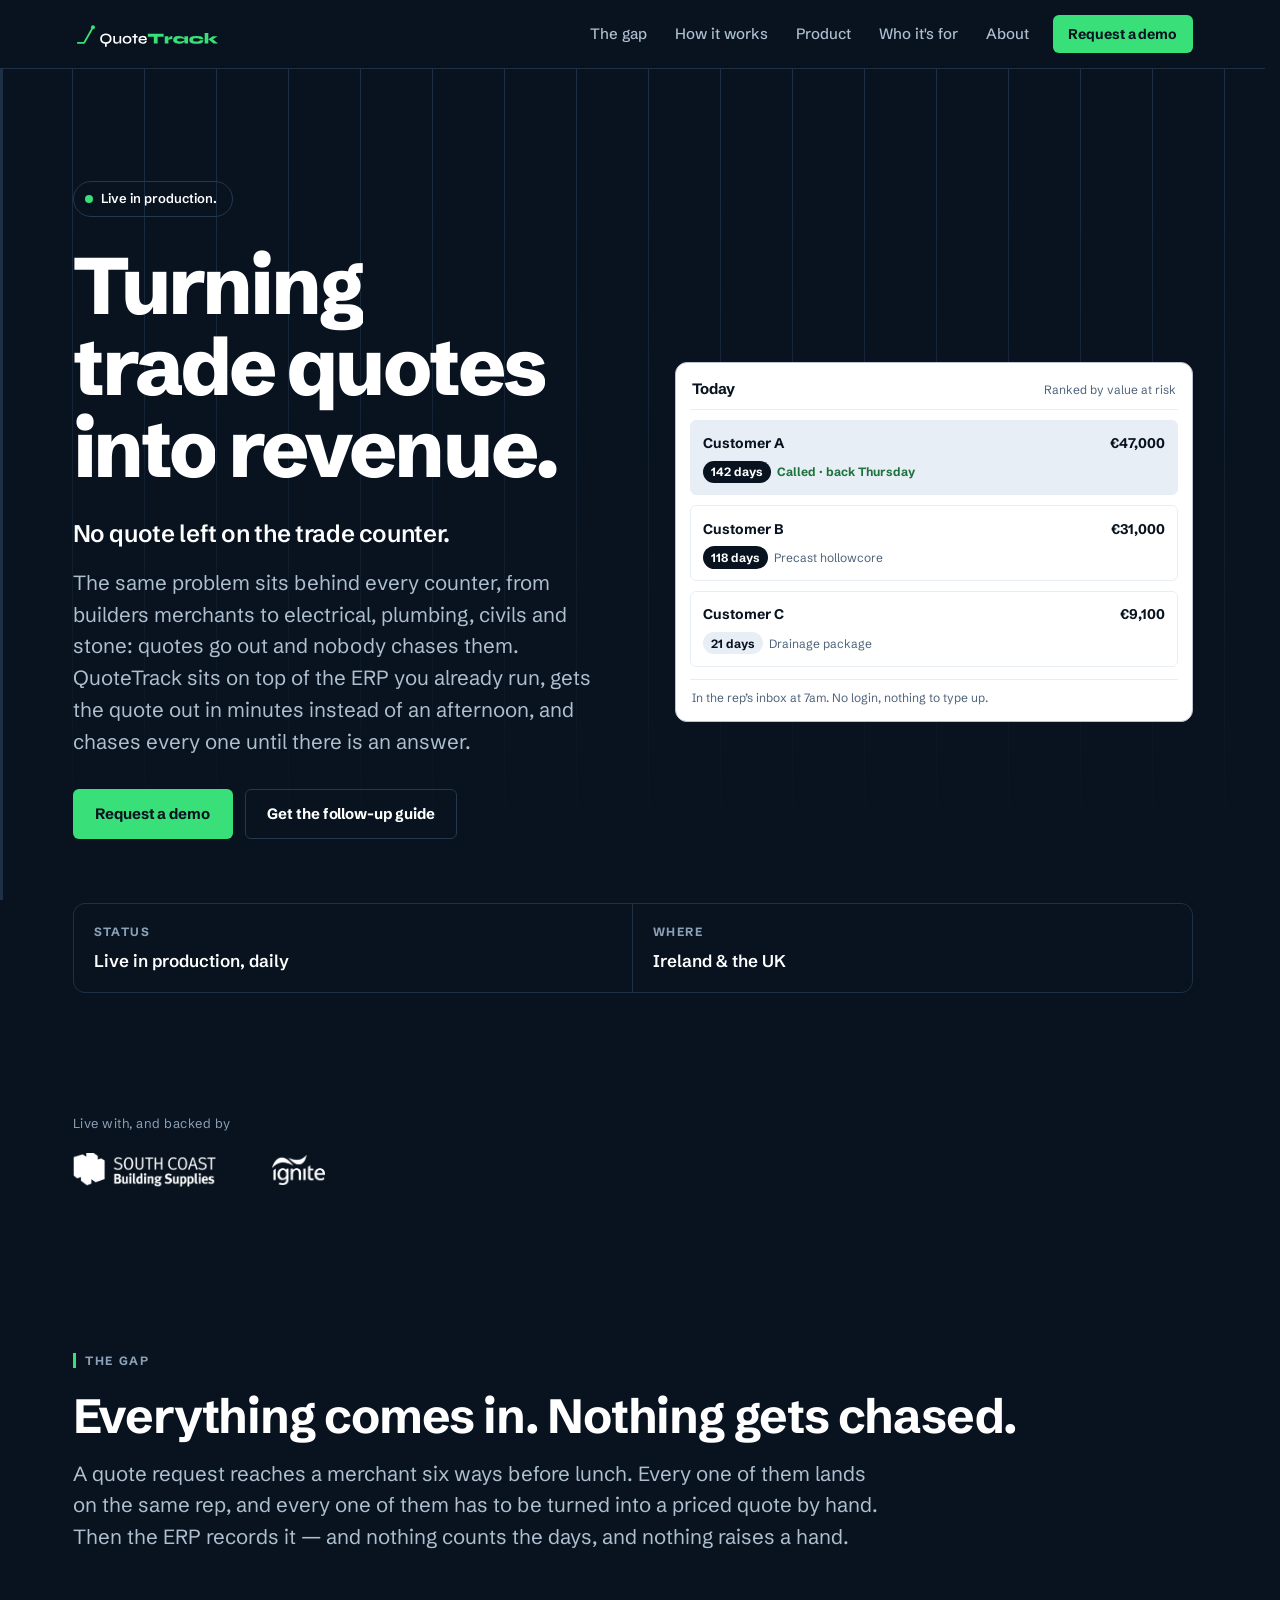
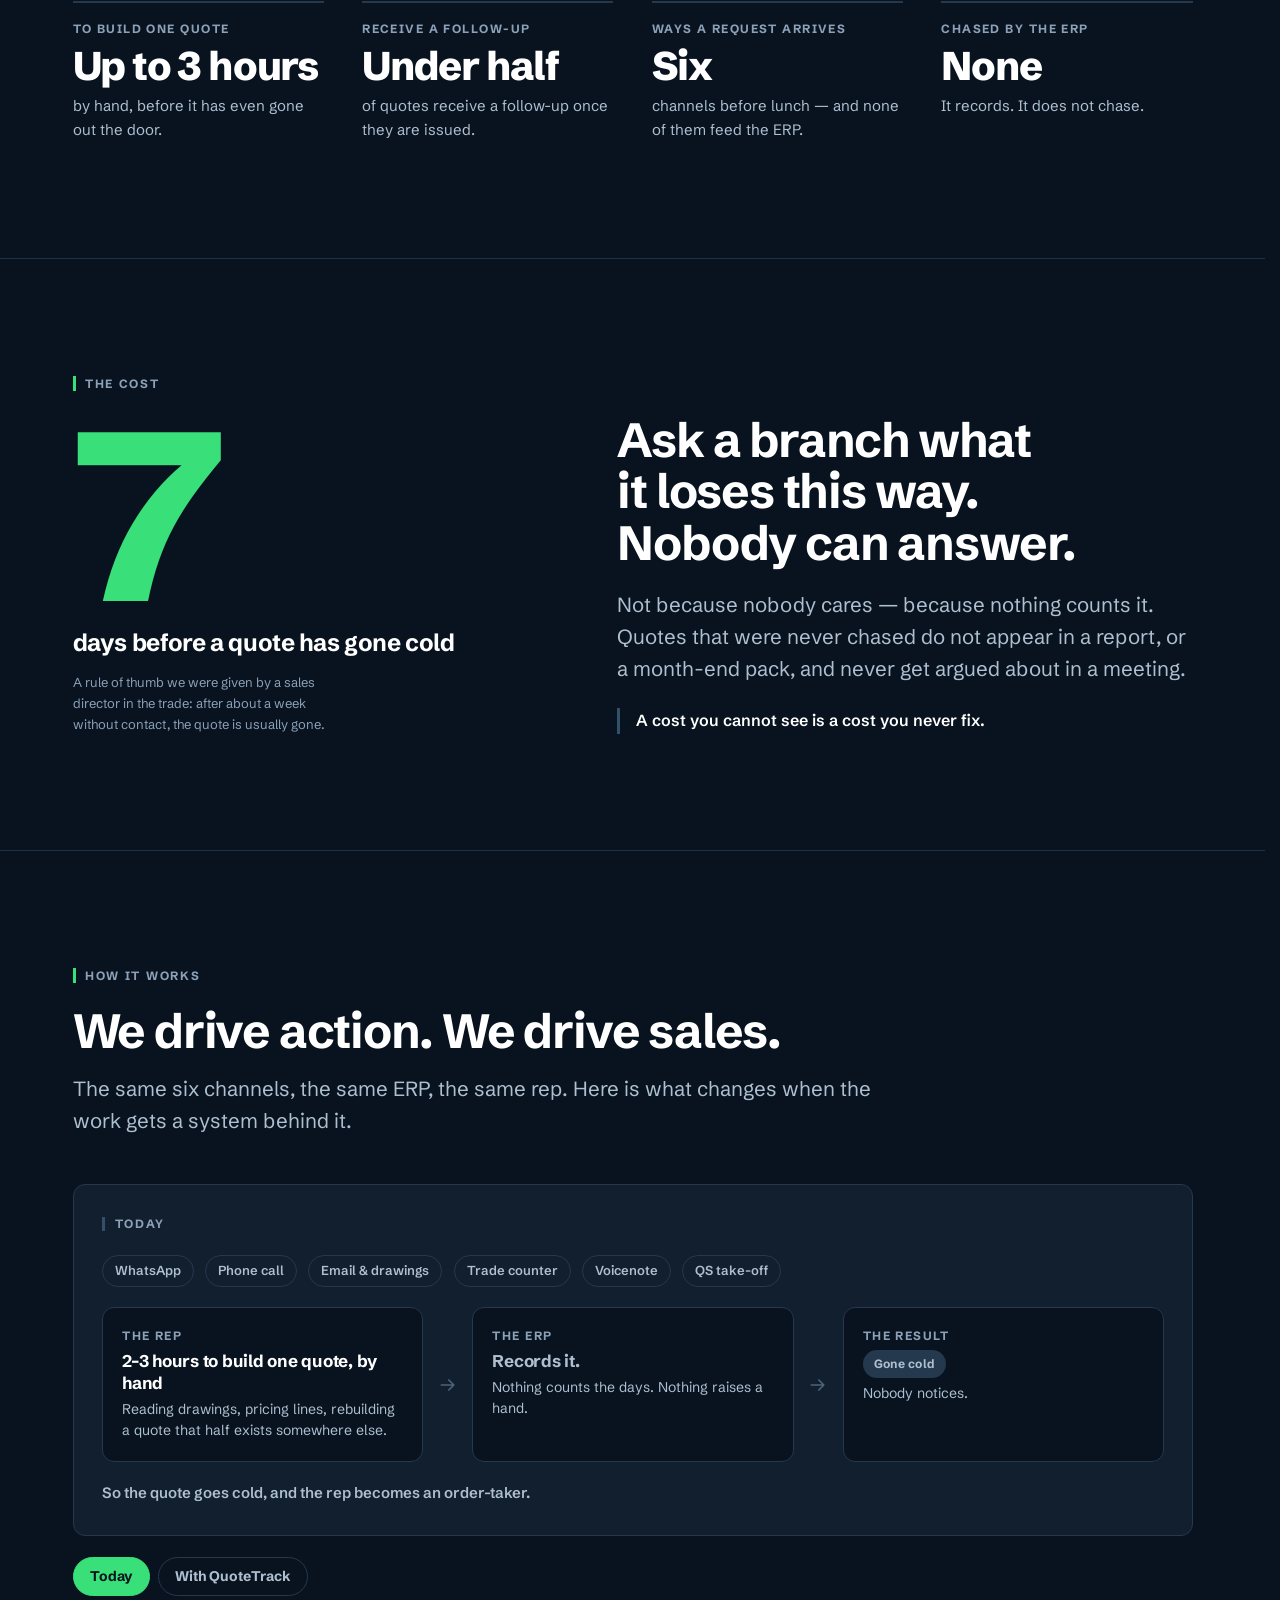
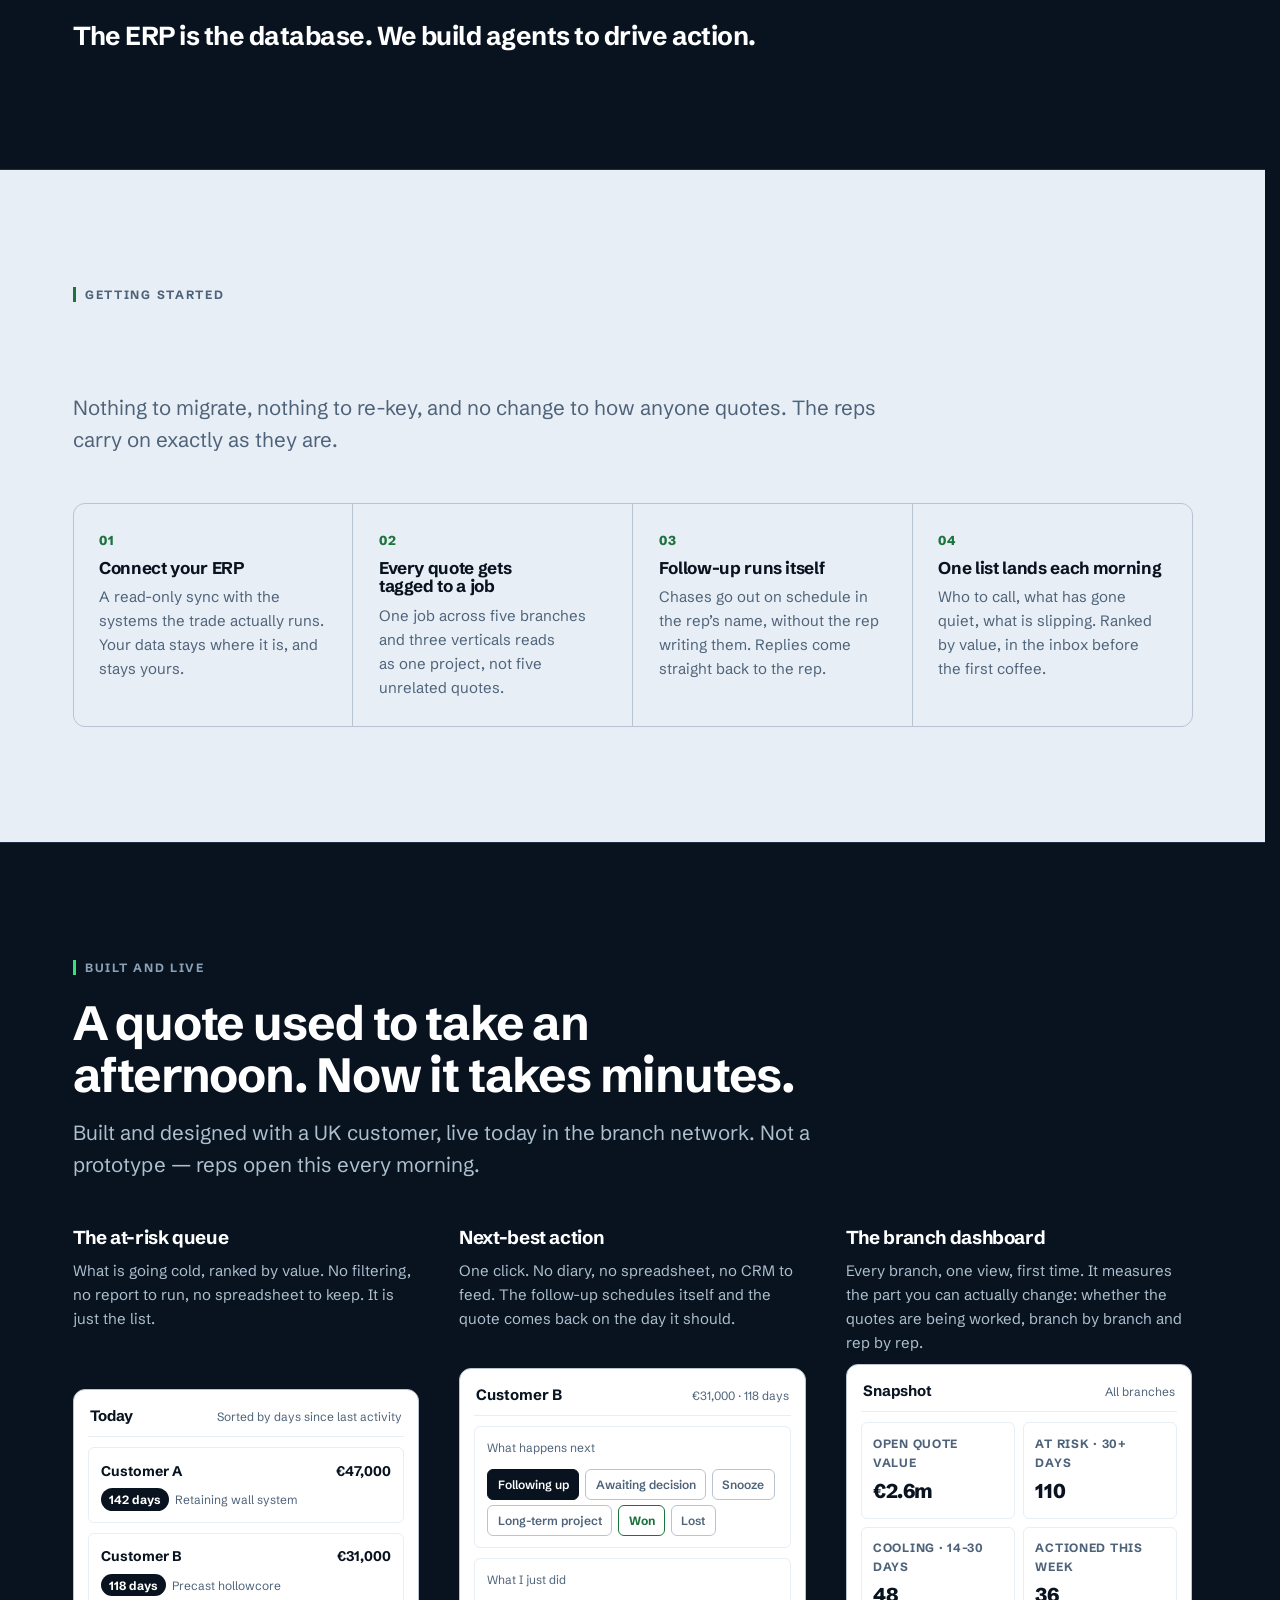
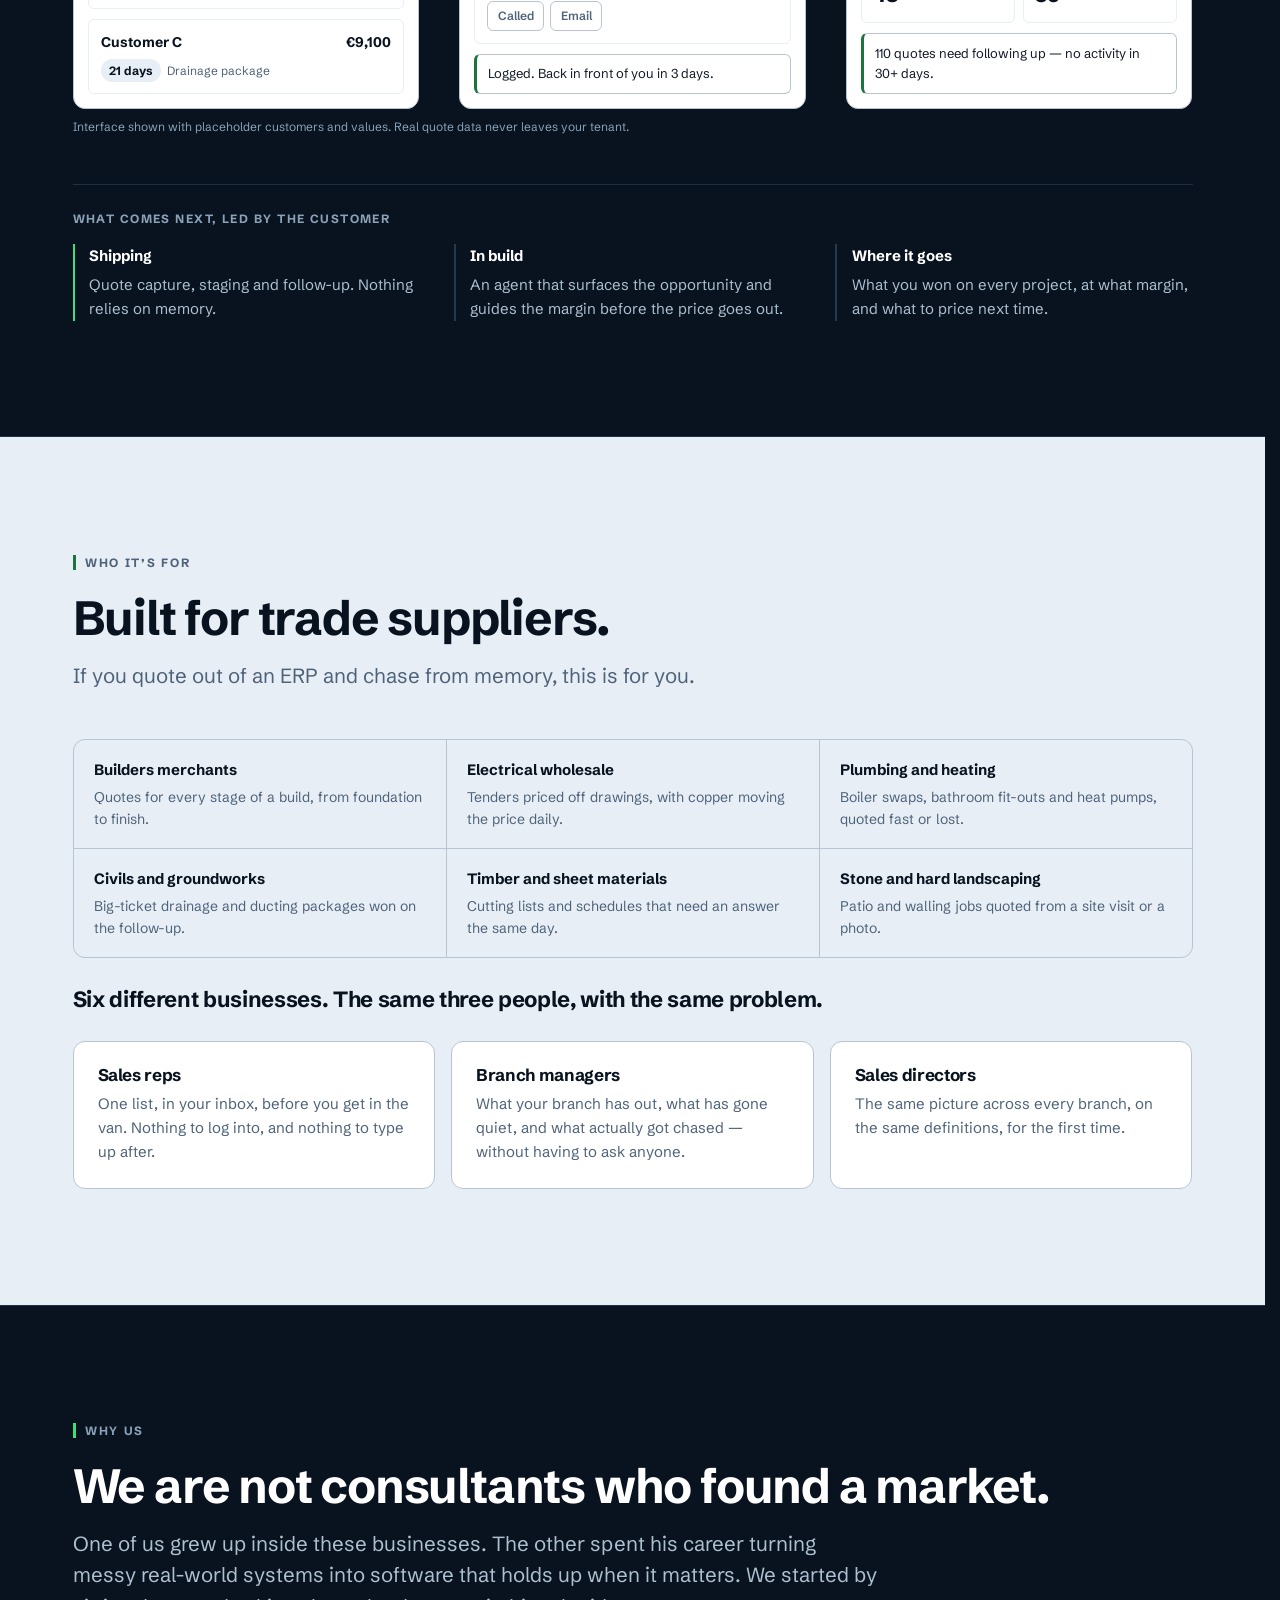
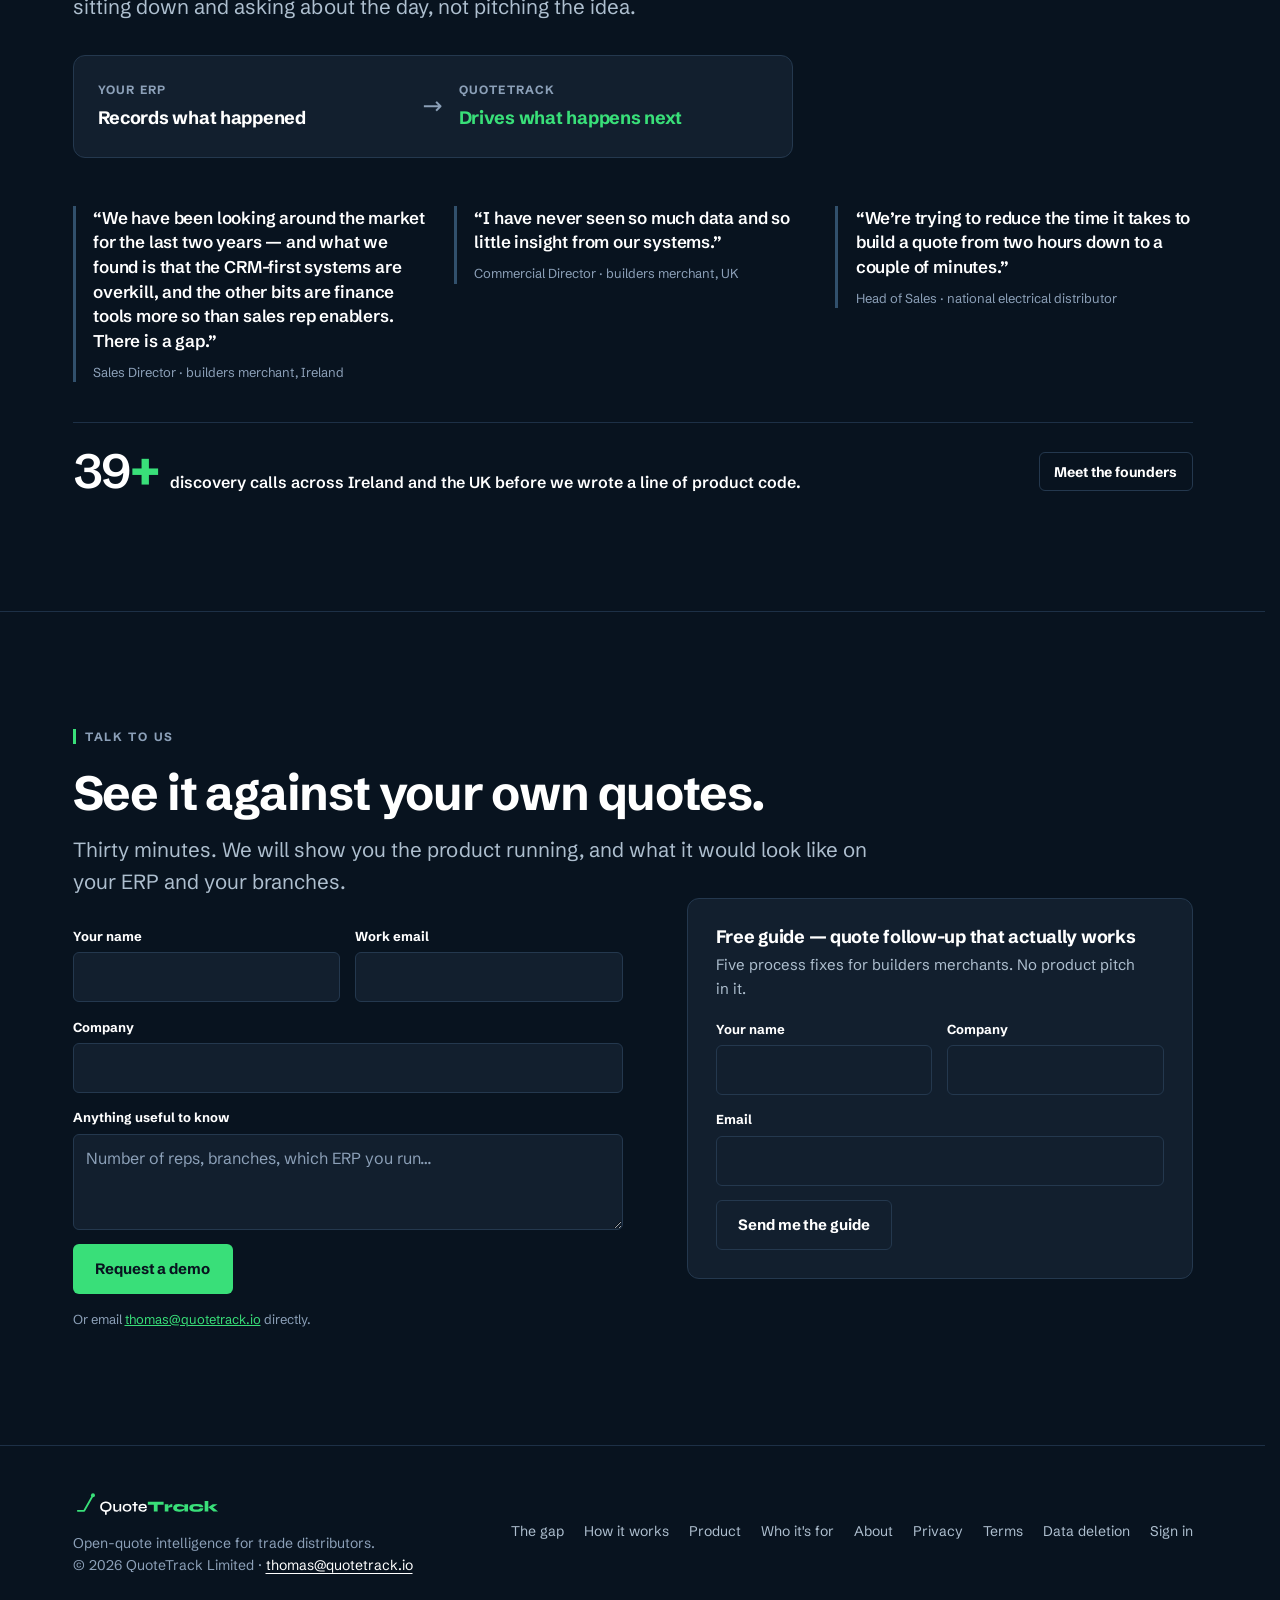
<file: index.html>
<!DOCTYPE html>
<html lang="en">
<head>
<meta charset="utf-8">
<meta name="viewport" content="width=device-width, initial-scale=1">
<title>QuoteTrack — the action layer for trade distribution</title>
<meta name="description" content="Trade distributors issue hundreds of quotes a week and chase almost none of them. QuoteTrack sits on top of your ERP and turns every open quote into a ranked daily action for the rep. Live in production today.">
<meta name="theme-color" content="#08131f">
<link rel="icon" href="assets/icon.svg" type="image/svg+xml">
<link rel="canonical" href="https://www.quotetrack.io/">

<meta property="og:type" content="website">
<meta property="og:title" content="QuoteTrack — the action layer for trade distribution">
<meta property="og:description" content="Turning trade quotes into revenue. No quote left on the trade counter.">
<meta property="og:url" content="https://www.quotetrack.io/">
<meta property="og:image" content="https://www.quotetrack.io/assets/logo-dark-2x.png">
<meta name="twitter:card" content="summary_large_image">

<link rel="preload" href="assets/fonts/schibsted-grotesk-latin.woff2" as="font" type="font/woff2" crossorigin>
<link rel="stylesheet" href="assets/site.css">
<script>
/* Opt into the hidden-until-revealed state only when we can definitely
   reveal it again: IntersectionObserver present, motion not reduced.
   Otherwise the page renders complete, which is also the no-JS path. */
if ('IntersectionObserver' in window &&
    !(window.matchMedia && matchMedia('(prefers-reduced-motion: reduce)').matches)) {
  document.documentElement.className += ' js';
}
</script>
</head>
<body>

<a class="skip-link" href="#main">Skip to content</a>

<div class="scroll-rail" aria-hidden="true"><div class="scroll-rail__fill"></div></div>

<header class="site-header">
  <div class="container site-header__inner">
    <a class="wordmark" href="/" aria-label="QuoteTrack — home">
      <img src="assets/logo-dark.svg" width="150" height="32" alt="QuoteTrack">
    </a>
    <nav class="site-nav" aria-label="Primary">
      <a href="#gap">The gap</a>
      <a href="#how">How it works</a>
      <a href="#product">Product</a>
      <a href="#who">Who it's for</a>
      <a href="about.html">About</a>
    </nav>
    <a class="btn btn--primary btn--sm" href="#demo">Request a demo</a>
  </div>
</header>

<main id="main">

<!-- ======================================================================
     1 — Hero
     ====================================================================== -->
<section class="hero">
  <div class="container hero__inner">
    <p class="hero__flag"><span class="dot" aria-hidden="true"></span>Live in production.</p>

    <div class="hero__grid">
      <div class="hero__col-a">
        <h1 class="display kinetic"><span class="kw"><span>Turning</span></span> <span class="kw"><span>trade</span></span> <span class="kw"><span>quotes</span></span> <span class="kw"><span>into</span></span> <span class="kw"><span>revenue.</span></span></h1>

        <p class="hero__sub">No quote left on the trade counter.</p>

        <p class="lead hero__anchor">The same problem sits behind every counter, from builders merchants to electrical, plumbing, civils and stone: quotes go out and nobody chases them. QuoteTrack sits on top of the ERP you already run, gets the quote out in minutes instead of an afternoon, and chases every one until there is an answer.</p>

        <div class="actions">
          <a class="btn btn--primary" href="#demo">Request a demo</a>
          <a class="btn btn--ghost" href="#guide">Get the follow-up guide</a>
        </div>
      </div>

      <!-- Decorative: the same surfaces are presented properly, with text, in
           §product. aria-hidden so the page is not read out twice. -->
      <div class="hero__demo" aria-hidden="true">
        <div class="panel-light ui hero-demo">
          <span class="hero-demo__sweep"></span>
          <div class="ui__bar">
            <span class="ui__title">Today</span>
            <span class="ui__meta">Ranked by value at risk</span>
          </div>
          <div class="q-card hero-demo__row hero-demo__row--done">
            <div class="q-top"><span class="q-name">Customer A</span><span class="q-value">&euro;47,000</span></div>
            <div class="q-meta"><span class="q-age q-age--hot">142 days</span><span class="q-done">Called &middot; back Thursday</span></div>
          </div>
          <div class="q-card hero-demo__row">
            <div class="q-top"><span class="q-name">Customer B</span><span class="q-value">&euro;31,000</span></div>
            <div class="q-meta"><span class="q-age q-age--hot">118 days</span><span>Precast hollowcore</span></div>
          </div>
          <div class="q-card hero-demo__row">
            <div class="q-top"><span class="q-name">Customer C</span><span class="q-value">&euro;9,100</span></div>
            <div class="q-meta"><span class="q-age">21 days</span><span>Drainage package</span></div>
          </div>
          <p class="hero-demo__foot">In the rep&rsquo;s inbox at 7am. No login, nothing to type up.</p>
        </div>
      </div>
    </div>

    <dl class="hero__facts">
      <div class="hero__fact">
        <dt>Status</dt>
        <dd>Live in production, daily</dd>
      </div>
      <div class="hero__fact">
        <dt>Where</dt>
        <dd>Ireland &amp; the UK</dd>
      </div>
    </dl>
  </div>
</section>

<section class="partners">
  <div class="container">
    <p class="partners__label">Live with, and backed by</p>
    <div class="partners__row">
      <img class="logo-scb" src="assets/south-coast-logo.png" alt="South Coast Building Supplies" width="220" height="34" loading="lazy">
      <img class="logo-ignite" src="assets/ignite-logo.png" alt="Ignite Programme" width="110" height="30" loading="lazy">
    </div>
  </div>
</section>

<!-- ======================================================================
     2 — The gap (the problem, in numbers)
     ====================================================================== -->
<section class="section" id="gap">
  <div class="container">
    <p class="label">The gap</p>
    <h2 class="h2 reveal">Everything comes in. Nothing gets chased.</h2>
    <p class="lead reveal reveal-2" style="margin-top:1rem">A quote request reaches a merchant six ways before lunch. Every one of them lands on the same rep, and every one of them has to be turned into a priced quote by hand. Then the ERP records it — and nothing counts the days, and nothing raises a hand.</p>

    <dl class="stats reveal reveal-2">
      <div class="stat">
        <dt>To build one quote</dt>
        <dd><span class="stat__n">Up to 3 hours</span><span class="stat__p">by hand, before it has even gone out the door.</span></dd>
      </div>
      <div class="stat">
        <dt>Receive a follow-up</dt>
        <dd><span class="stat__n">Under half</span><span class="stat__p">of quotes receive a follow-up once they are issued.</span></dd>
      </div>
      <div class="stat">
        <dt>Ways a request arrives</dt>
        <dd><span class="stat__n">Six</span><span class="stat__p">channels before lunch — and none of them feed the ERP.</span></dd>
      </div>
      <div class="stat">
        <dt>Chased by the ERP</dt>
        <dd><span class="stat__n">None</span><span class="stat__p">It records. It does not chase.</span></dd>
      </div>
    </dl>
  </div>
</section>

<!-- ======================================================================
     3 — The cost
     ====================================================================== -->
<section class="section" id="cost">
  <div class="container">
    <p class="label">The cost</p>
    <div class="cost-grid">
      <div class="reveal">
        <p class="bignum num"><span data-count-to="7">7</span></p>
        <span class="bignum__unit">days before a quote has gone cold</span>
        <p class="bignum__src">A rule of thumb we were given by a sales director in the trade: after about a week without contact, the quote is usually gone.</p>
      </div>
      <div class="reveal reveal-2">
        <h2 class="h2">Ask a branch what it loses this way. Nobody can answer.</h2>
        <p class="lead" style="margin-top:1.25rem">Not because nobody cares &mdash; because nothing counts it. Quotes that were never chased do not appear in a report, or a month-end pack, and never get argued about in a meeting.</p>
        <p class="cost-note">A cost you cannot see is a cost you never fix.</p>
      </div>
    </div>
  </div>
</section>

<!-- ======================================================================
     4 — The turn (as-is → supercharged)
     ====================================================================== -->
<section class="section" id="how">
  <div class="container">
    <p class="label">How it works</p>
    <h2 class="h2 reveal">We drive action. We drive sales.</h2>
    <p class="lead reveal reveal-2" style="margin-top:1rem">The same six channels, the same ERP, the same rep. Here is what changes when the work gets a system behind it.</p>

    <div class="duel reveal reveal-2" id="duel">

      <div class="duel__stage">

        <div class="duel__sweep" aria-hidden="true"></div>

        <figure class="duel__panel duel__panel--asis" data-panel="asis">
          <p class="duel__panel-k">Today</p>
          <ul class="duel__channels" aria-hidden="true">
            <li>WhatsApp</li><li>Phone call</li><li>Email &amp; drawings</li><li>Trade counter</li><li>Voicenote</li><li>QS take-off</li>
          </ul>
          <div class="duel__row">
            <div class="duel__node">
              <span class="duel__node-k">The rep</span>
              <strong>2–3 hours to build one quote, by hand</strong>
              <span class="duel__node-sub">Reading drawings, pricing lines, rebuilding a quote that half exists somewhere else.</span>
            </div>
            <svg class="duel__arrow" viewBox="0 0 24 24" aria-hidden="true"><path d="M4 12h15M13 6l6 6-6 6" fill="none" stroke="currentColor" stroke-width="2" stroke-linecap="round" stroke-linejoin="round"/></svg>
            <div class="duel__node duel__node--erp">
              <span class="duel__node-k">The ERP</span>
              <strong>Records it.</strong>
              <span class="duel__node-sub">Nothing counts the days. Nothing raises a hand.</span>
            </div>
            <svg class="duel__arrow" viewBox="0 0 24 24" aria-hidden="true"><path d="M4 12h15M13 6l6 6-6 6" fill="none" stroke="currentColor" stroke-width="2" stroke-linecap="round" stroke-linejoin="round"/></svg>
            <div class="duel__node duel__node--out">
              <span class="duel__node-k">The result</span>
              <span class="pill pill--cold">Gone cold</span>
              <span class="duel__node-sub">Nobody notices.</span>
            </div>
          </div>
          <figcaption class="duel__caption">So the quote goes cold, and the rep becomes an order-taker.</figcaption>
        </figure>

        <figure class="duel__panel duel__panel--super" data-panel="super">
          <p class="duel__panel-k duel__panel-k--super">With QuoteTrack</p>
          <ul class="duel__channels" aria-hidden="true">
            <li>WhatsApp</li><li>Phone call</li><li>Email &amp; drawings</li><li>Trade counter</li><li>Voicenote</li><li>QS take-off</li>
          </ul>
          <div class="duel__row">
            <div class="duel__node duel__node--engine">
              <span class="duel__node-k">QuoteTrack</span>
              <strong>Captures, prices, stages.</strong>
              <span class="duel__node-sub">Reads the request, resolves your products, stages the quote for the rep to check.</span>
            </div>
            <svg class="duel__arrow" viewBox="0 0 24 24" aria-hidden="true"><path d="M4 12h15M13 6l6 6-6 6" fill="none" stroke="currentColor" stroke-width="2" stroke-linecap="round" stroke-linejoin="round"/></svg>
            <div class="duel__node duel__node--erp">
              <span class="duel__node-k">Your ERP</span>
              <strong>Unchanged.</strong>
              <span class="duel__node-sub">Still the system of record. No migration, no second database.</span>
            </div>
            <svg class="duel__arrow" viewBox="0 0 24 24" aria-hidden="true"><path d="M4 12h15M13 6l6 6-6 6" fill="none" stroke="currentColor" stroke-width="2" stroke-linecap="round" stroke-linejoin="round"/></svg>
            <div class="duel__node duel__node--engine duel__node--out">
              <span class="duel__node-k">QuoteTrack</span>
              <strong>Drives the follow-up.</strong>
              <span class="pill pill--won">Won</span>
              <span class="duel__node-sub">Chases every open quote until there is an answer, and the sale lands.</span>
            </div>
          </div>
          <figcaption class="duel__caption">Chase and convert. Then the job is won.</figcaption>
        </figure>

      </div>

      <div class="duel__controls" role="group" aria-label="Compare before and after QuoteTrack">
        <button class="duel__tab" type="button" aria-pressed="true" data-tab="asis">Today</button>
        <button class="duel__tab" type="button" aria-pressed="false" data-tab="super">With QuoteTrack</button>
      </div>
    </div>

    <p class="flow-line reveal">The ERP is the database. We build agents to drive action.</p>
  </div>
</section>

<!-- ======================================================================
     5 — Rollout (light band — breaks 8,000px of navy, and answers IT)
     ====================================================================== -->
<section class="section section--light" id="rollout">
  <div class="container">
    <p class="label">Getting started</p>
    <h2 class="h2 reveal">Live in weeks, not quarters. No data entry, ever.</h2>
    <p class="lead reveal reveal-2" style="margin-top:1rem">Nothing to migrate, nothing to re-key, and no change to how anyone quotes. The reps carry on exactly as they are.</p>

    <ol class="steps reveal reveal-2">
      <li class="step">
        <span class="step__n">01</span>
        <h3>Connect your ERP</h3>
        <p>A read-only sync with the systems the trade actually runs. Your data stays where it is, and stays yours.</p>
      </li>
      <li class="step">
        <span class="step__n">02</span>
        <h3>Every quote gets tagged to a job</h3>
        <p>One job across five branches and three verticals reads as one project, not five unrelated quotes.</p>
      </li>
      <li class="step">
        <span class="step__n">03</span>
        <h3>Follow-up runs itself</h3>
        <p>Chases go out on schedule in the rep&rsquo;s name, without the rep writing them. Replies come straight back to the rep.</p>
      </li>
      <li class="step">
        <span class="step__n">04</span>
        <h3>One list lands each morning</h3>
        <p>Who to call, what has gone quiet, what is slipping. Ranked by value, in the inbox before the first coffee.</p>
      </li>
    </ol>
  </div>
</section>

<!-- ======================================================================
     6 — Built and live
     ====================================================================== -->
<section class="section" id="product">
  <div class="container">
    <p class="label">Built and live</p>
    <h2 class="h2 reveal">A quote used to take an afternoon. Now it takes minutes.</h2>
    <p class="lead reveal reveal-2" style="margin-top:1rem">Built and designed with a UK customer, live today in the branch network. Not a prototype &mdash; reps open this every morning.</p>

    <div class="product-grid">

      <div class="product-item reveal">
        <h3>The at-risk queue</h3>
        <p>What is going cold, ranked by value. No filtering, no report to run, no spreadsheet to keep. It is just the list.</p>
        <div class="panel-light ui">
          <div class="ui__bar">
            <span class="ui__title">Today</span>
            <span class="ui__meta">Sorted by days since last activity</span>
          </div>
          <div class="q-card">
            <div class="q-top"><span class="q-name">Customer A</span><span class="q-value">€47,000</span></div>
            <div class="q-meta"><span class="q-age q-age--hot">142 days</span><span>Retaining wall system</span></div>
          </div>
          <div class="q-card">
            <div class="q-top"><span class="q-name">Customer B</span><span class="q-value">€31,000</span></div>
            <div class="q-meta"><span class="q-age q-age--hot">118 days</span><span>Precast hollowcore</span></div>
          </div>
          <div class="q-card">
            <div class="q-top"><span class="q-name">Customer C</span><span class="q-value">€9,100</span></div>
            <div class="q-meta"><span class="q-age">21 days</span><span>Drainage package</span></div>
          </div>
        </div>
      </div>

      <div class="product-item reveal reveal-2">
        <h3>Next-best action</h3>
        <p>One click. No diary, no spreadsheet, no CRM to feed. The follow-up schedules itself and the quote comes back on the day it should.</p>
        <div class="panel-light ui">
          <div class="ui__bar">
            <span class="ui__title">Customer B</span>
            <span class="ui__meta">€31,000 · 118 days</span>
          </div>
          <div class="q-card">
            <div class="q-meta" style="margin-bottom:.15rem">What happens next</div>
            <div class="q-actions">
              <span class="q-btn q-btn--on">Following up</span>
              <span class="q-btn">Awaiting decision</span>
              <span class="q-btn">Snooze</span>
              <span class="q-btn">Long-term project</span>
              <span class="q-btn q-btn--go">Won</span>
              <span class="q-btn">Lost</span>
            </div>
          </div>
          <div class="q-card">
            <div class="q-meta" style="margin-bottom:.15rem">What I just did</div>
            <div class="q-actions">
              <span class="q-btn">Called</span>
              <span class="q-btn">Email</span>
            </div>
          </div>
          <p class="ui__note">Logged. Back in front of you in 3 days.</p>
        </div>
      </div>

      <div class="product-item reveal reveal-3">
        <h3>The branch dashboard</h3>
        <p>Every branch, one view, first time. It measures the part you can actually change: whether the quotes are being worked, branch by branch and rep by rep.</p>
        <div class="panel-light ui">
          <div class="ui__bar">
            <span class="ui__title">Snapshot</span>
            <span class="ui__meta">All branches</span>
          </div>
          <dl class="kpis">
            <div class="kpi"><dt>Open quote value</dt><dd>€2.6m</dd></div>
            <div class="kpi"><dt>At risk · 30+ days</dt><dd>110</dd></div>
            <div class="kpi"><dt>Cooling · 14–30 days</dt><dd>48</dd></div>
            <div class="kpi"><dt>Actioned this week</dt><dd>36</dd></div>
          </dl>
          <p class="ui__note">110 quotes need following up — no activity in 30+ days.</p>
        </div>
      </div>

    </div>
    <p class="ui__caption">Interface shown with placeholder customers and values. Real quote data never leaves your tenant.</p>

    <div class="whatsnext reveal">
      <p class="whatsnext__k">What comes next, led by the customer</p>
      <ul class="whatsnext__list">
        <li><b>Shipping</b><span>Quote capture, staging and follow-up. Nothing relies on memory.</span></li>
        <li><b>In build</b><span>An agent that surfaces the opportunity and guides the margin before the price goes out.</span></li>
        <li><b>Where it goes</b><span>What you won on every project, at what margin, and what to price next time.</span></li>
      </ul>
    </div>
  </div>
</section>

<!-- ======================================================================
     8 — Who it's for (light band)
     ====================================================================== -->
<section class="section section--light" id="who">
  <div class="container">
    <p class="label">Who it&rsquo;s for</p>
    <h2 class="h2 reveal">Built for trade suppliers.</h2>
    <p class="lead reveal reveal-2" style="margin-top:1rem">If you quote out of an ERP and chase from memory, this is for you.</p>

    <ul class="verticals reveal reveal-2">
      <li><b>Builders merchants</b><span>Quotes for every stage of a build, from foundation to finish.</span></li>
      <li><b>Electrical wholesale</b><span>Tenders priced off drawings, with copper moving the price daily.</span></li>
      <li><b>Plumbing and heating</b><span>Boiler swaps, bathroom fit-outs and heat pumps, quoted fast or lost.</span></li>
      <li><b>Civils and groundworks</b><span>Big-ticket drainage and ducting packages won on the follow-up.</span></li>
      <li><b>Timber and sheet materials</b><span>Cutting lists and schedules that need an answer the same day.</span></li>
      <li><b>Stone and hard landscaping</b><span>Patio and walling jobs quoted from a site visit or a photo.</span></li>
    </ul>

    <p class="verticals__turn reveal">Six different businesses. The same three people, with the same problem.</p>

    <div class="roles reveal">
      <article class="role">
        <h3>Sales reps</h3>
        <p>One list, in your inbox, before you get in the van. Nothing to log into, and nothing to type up after.</p>
      </article>
      <article class="role">
        <h3>Branch managers</h3>
        <p>What your branch has out, what has gone quiet, and what actually got chased &mdash; without having to ask anyone.</p>
      </article>
      <article class="role">
        <h3>Sales directors</h3>
        <p>The same picture across every branch, on the same definitions, for the first time.</p>
      </article>
    </div>
  </div>
</section>

<!-- ======================================================================
     9 — Why us
     ====================================================================== -->
<section class="section" id="why">
  <div class="container">
    <p class="label">Why us</p>
    <h2 class="h2 reveal">We are not consultants who found a market.</h2>
    <p class="lead reveal reveal-2" style="margin-top:1rem">One of us grew up inside these businesses. The other spent his career turning messy real-world systems into software that holds up when it matters. We started by sitting down and asking about the day, not pitching the idea.</p>

    <div class="records-drives reveal reveal-2">
      <div class="rd-item">
        <span class="rd-label">Your ERP</span>
        <span class="rd-text">Records what happened</span>
      </div>
      <span class="rd-arrow" aria-hidden="true">→</span>
      <div class="rd-item rd-item--us">
        <span class="rd-label">QuoteTrack</span>
        <span class="rd-text">Drives what happens next</span>
      </div>
    </div>

    <div class="quotes quotes--row reveal">
      <figure class="quote">
        <blockquote>&ldquo;We have been looking around the market for the last two years &mdash; and what we found is that the CRM-first systems are overkill, and the other bits are finance tools more so than sales rep enablers. There is a gap.&rdquo;</blockquote>
        <cite>Sales Director &middot; builders merchant, Ireland</cite>
      </figure>
      <figure class="quote">
        <blockquote>&ldquo;I have never seen so much data and so little insight from our systems.&rdquo;</blockquote>
        <cite>Commercial Director &middot; builders merchant, UK</cite>
      </figure>
      <figure class="quote">
        <blockquote>&ldquo;We&rsquo;re trying to reduce the time it takes to build a quote from two hours down to a couple of minutes.&rdquo;</blockquote>
        <cite>Head of Sales &middot; national electrical distributor</cite>
      </figure>
    </div>

    <div class="why-foot reveal">
      <p class="counter"><b class="num"><span data-count-to="40">40</span>+</b> <span>discovery calls across Ireland and the UK before we wrote a line of product code.</span></p>
      <a class="btn btn--ghost btn--sm" href="about.html">Meet the founders</a>
    </div>
  </div>
</section>

<!-- ======================================================================
     9 — CTA
     ====================================================================== -->
<section class="section cta" id="demo">
  <div class="container">
    <p class="label">Talk to us</p>
    <h2 class="h2">See it against your own quotes.</h2>
    <p class="lead" style="margin-top:1rem">Thirty minutes. We will show you the product running, and what it would look like on your ERP and your branches.</p>

    <div class="cta__grid">
    <form class="form" action="https://formspree.io/f/mgorjjjd" method="POST">
      <div class="form__row">
        <div class="field">
          <label for="name">Your name</label>
          <input type="text" id="name" name="name" autocomplete="name" required>
        </div>
        <div class="field">
          <label for="email">Work email</label>
          <input type="email" id="email" name="email" autocomplete="email" required>
        </div>
      </div>
      <div class="field">
        <label for="company">Company</label>
        <input type="text" id="company" name="company" autocomplete="organization">
      </div>
      <div class="field">
        <label for="message">Anything useful to know</label>
        <textarea id="message" name="message" placeholder="Number of reps, branches, which ERP you run…"></textarea>
      </div>
      <div class="actions">
        <button type="submit" class="btn btn--primary">Request a demo</button>
      </div>
      <p class="form__note">Or email <a href="mailto:thomas@quotetrack.io" style="color:var(--signal)">thomas@quotetrack.io</a> directly.</p>
    </form>

    <div class="guide" id="guide">
      <h3 class="h3">Free guide — quote follow-up that actually works</h3>
      <p>Five process fixes for builders merchants. No product pitch in it.</p>

      <form class="form" id="guide-form" action="https://formspree.io/f/mqeroknw" method="POST">
        <input type="hidden" name="_next" value="https://www.quotetrack.io/assets/quote-followup-guide.pdf">
        <div class="form__row">
          <div class="field">
            <label for="g-name">Your name</label>
            <input type="text" id="g-name" name="name" autocomplete="name" required>
          </div>
          <div class="field">
            <label for="g-company">Company</label>
            <input type="text" id="g-company" name="company" autocomplete="organization" required>
          </div>
        </div>
        <div class="field">
          <label for="g-email">Email</label>
          <input type="email" id="g-email" name="email" autocomplete="email" required>
        </div>
        <div class="actions">
          <button type="submit" class="btn btn--ghost">Send me the guide</button>
        </div>
      </form>

      <div class="guide-done" id="guide-done">
        <p style="color:var(--white);font-weight:600">That’s away. You can download it here too.</p>
        <div class="actions" style="margin-top:.85rem">
          <a class="btn btn--primary" href="assets/quote-followup-guide.pdf" download>Download the guide (PDF)</a>
        </div>
      </div>
    </div>
    </div>
  </div>
</section>

</main>

<footer class="site-footer">
  <div class="container site-footer__inner">
    <div>
      <a class="wordmark" href="/" aria-label="QuoteTrack — home" style="margin-bottom:.9rem">
        <img src="assets/logo-dark.svg" width="130" height="28" alt="QuoteTrack" loading="lazy">
      </a>
      <p>Open-quote intelligence for trade distributors.<br>
      © 2026 QuoteTrack Limited · <a href="mailto:thomas@quotetrack.io">thomas@quotetrack.io</a></p>
    </div>
    <nav aria-label="Footer">
      <a href="#gap">The gap</a>
      <a href="#how">How it works</a>
      <a href="#product">Product</a>
      <a href="#who">Who it's for</a>
      <a href="about.html">About</a>
      <a href="privacy.html">Privacy</a>
      <a href="terms.html">Terms</a>
      <a href="data-deletion.html">Data deletion</a>
      <a href="https://app.quotetrack.io">Sign in</a>
    </nav>
  </div>
</footer>

<script>
(function () {
  'use strict';
  var reduce = window.matchMedia && window.matchMedia('(prefers-reduced-motion: reduce)').matches;
  var hasViewTimeline = window.CSS && CSS.supports && CSS.supports('animation-timeline', 'view()');
  var hasScrollTimeline = window.CSS && CSS.supports && CSS.supports('animation-timeline', 'scroll()');

  /* --- Content reveals: one-shot, so nothing ever un-reveals --- */
  if (!reduce && 'IntersectionObserver' in window) {
    var io = new IntersectionObserver(function (entries) {
      entries.forEach(function (e) {
        if (e.isIntersecting) { e.target.classList.add('is-in'); io.unobserve(e.target); }
      });
    }, { rootMargin: '0px 0px -8% 0px', threshold: 0.05 });
    document.querySelectorAll('.reveal').forEach(function (el) { io.observe(el); });
  }

  /* --- Decorative scroll-linked bits, where view() is unavailable --- */
  if (!reduce && !hasViewTimeline && 'IntersectionObserver' in window) {
    var dio = new IntersectionObserver(function (entries) {
      entries.forEach(function (e) {
        if (e.isIntersecting) { e.target.classList.add('is-in'); dio.unobserve(e.target); }
      });
    }, { threshold: 0.2 });
    document.querySelectorAll('.journey__rail').forEach(function (el) {
      dio.observe(el);
    });
  }

  /* --- The green rail, where scroll() timelines are unavailable --- */
  if (!reduce && !hasScrollTimeline) {
    var fill = document.querySelector('.scroll-rail__fill');
    if (fill) {
      var ticking = false;
      var update = function () {
        var h = document.documentElement.scrollHeight - window.innerHeight;
        var p = h > 0 ? Math.min(1, Math.max(0, window.scrollY / h)) : 0;
        fill.style.setProperty('--scroll-progress', p.toFixed(4));
        ticking = false;
      };
      window.addEventListener('scroll', function () {
        if (!ticking) { ticking = true; requestAnimationFrame(update); }
      }, { passive: true });
      window.addEventListener('resize', update, { passive: true });
      update();
    }
  }

  /* --- Count-ups. The final value is already in the HTML, so with JS off
         or motion reduced the number is simply correct and static. --- */
  if (!reduce && 'IntersectionObserver' in window) {
    var counters = document.querySelectorAll('[data-count-to]');
    var cio = new IntersectionObserver(function (entries) {
      entries.forEach(function (e) {
        if (!e.isIntersecting) return;
        cio.unobserve(e.target);
        var el = e.target;
        var to = parseInt(el.getAttribute('data-count-to'), 10);
        if (isNaN(to)) return;
        var start = null;
        var dur = 1000;
        el.textContent = '0';
        var tick = function (t) {
          if (start === null) start = t;
          var k = Math.min(1, (t - start) / dur);
          var eased = 1 - Math.pow(1 - k, 3);
          el.textContent = String(Math.round(to * eased));
          if (k < 1) requestAnimationFrame(tick); else el.textContent = String(to);
        };
        requestAnimationFrame(tick);
      });
    }, { threshold: 0.5 });
    counters.forEach(function (el) { cio.observe(el); });
  }

  /* --- The "today vs with QuoteTrack" duel: auto-loops, pauses on hover
         and focus, and lets the reader flip it by hand. Both panels stay in
         the DOM (and the accessibility tree) — the crossfade is visual only,
         and the loop never runs with reduced motion (no html.js class). --- */
  if (!reduce && 'IntersectionObserver' in window) {
    var duel = document.getElementById('duel');
    if (duel) {
      var tabs = duel.querySelectorAll('.duel__tab');
      var active = 'asis';
      var timer = null;
      var inView = false;
      var hovering = false;

      function apply(s, sweep) {
        active = s;
        duel.classList.toggle('is-super', s === 'super');
        tabs.forEach(function (t) {
          t.setAttribute('aria-pressed', String(t.getAttribute('data-tab') === s));
        });
        if (sweep) {
          duel.classList.remove('is-sweeping');
          void duel.offsetWidth; /* restart the animation */
          duel.classList.add('is-sweeping');
        }
      }
      function clearTimer() { if (timer) { clearTimeout(timer); timer = null; } }
      function schedule() {
        clearTimer();
        if (!inView || hovering) return;
        timer = setTimeout(function () {
          apply(active === 'asis' ? 'super' : 'asis', true);
          schedule();
        }, active === 'asis' ? 3400 : 4400);
      }

      tabs.forEach(function (t) {
        t.addEventListener('click', function () {
          apply(t.getAttribute('data-tab'), true);
          schedule();
        });
      });

      duel.addEventListener('animationend', function (e) {
        if (e.animationName === 'duel-sweep') duel.classList.remove('is-sweeping');
      });

      duel.addEventListener('mouseenter', function () { hovering = true; clearTimer(); });
      duel.addEventListener('mouseleave', function () { hovering = false; schedule(); });
      duel.addEventListener('focusin', function () { hovering = true; clearTimer(); });
      duel.addEventListener('focusout', function () { hovering = false; schedule(); });

      var vio = new IntersectionObserver(function (entries) {
        entries.forEach(function (e) {
          inView = e.isIntersecting;
          if (inView) { schedule(); } else { clearTimer(); }
        });
      }, { threshold: 0.25 });
      vio.observe(duel);

      apply('asis');
    }
  }

  /* --- Guide form: submit in the background, reveal the download inline.
         Without JS the form posts normally and Formspree redirects to
         the PDF via the _next field. --- */
  var gf = document.getElementById('guide-form');
  var gd = document.getElementById('guide-done');
  if (gf && gd && window.fetch) {
    gf.addEventListener('submit', function (ev) {
      ev.preventDefault();
      var btn = gf.querySelector('button[type="submit"]');
      if (btn) { btn.disabled = true; btn.textContent = 'Sending…'; }
      fetch(gf.action, {
        method: 'POST',
        body: new FormData(gf),
        headers: { 'Accept': 'application/json' }
      }).catch(function () { /* still give them the guide */ })
        .then(function () {
          gf.hidden = true;
          gd.setAttribute('data-done', '1');
          var link = gd.querySelector('a');
          if (link) link.focus();
        });
    });
  }
})();
</script>
</body>
</html>
</file>
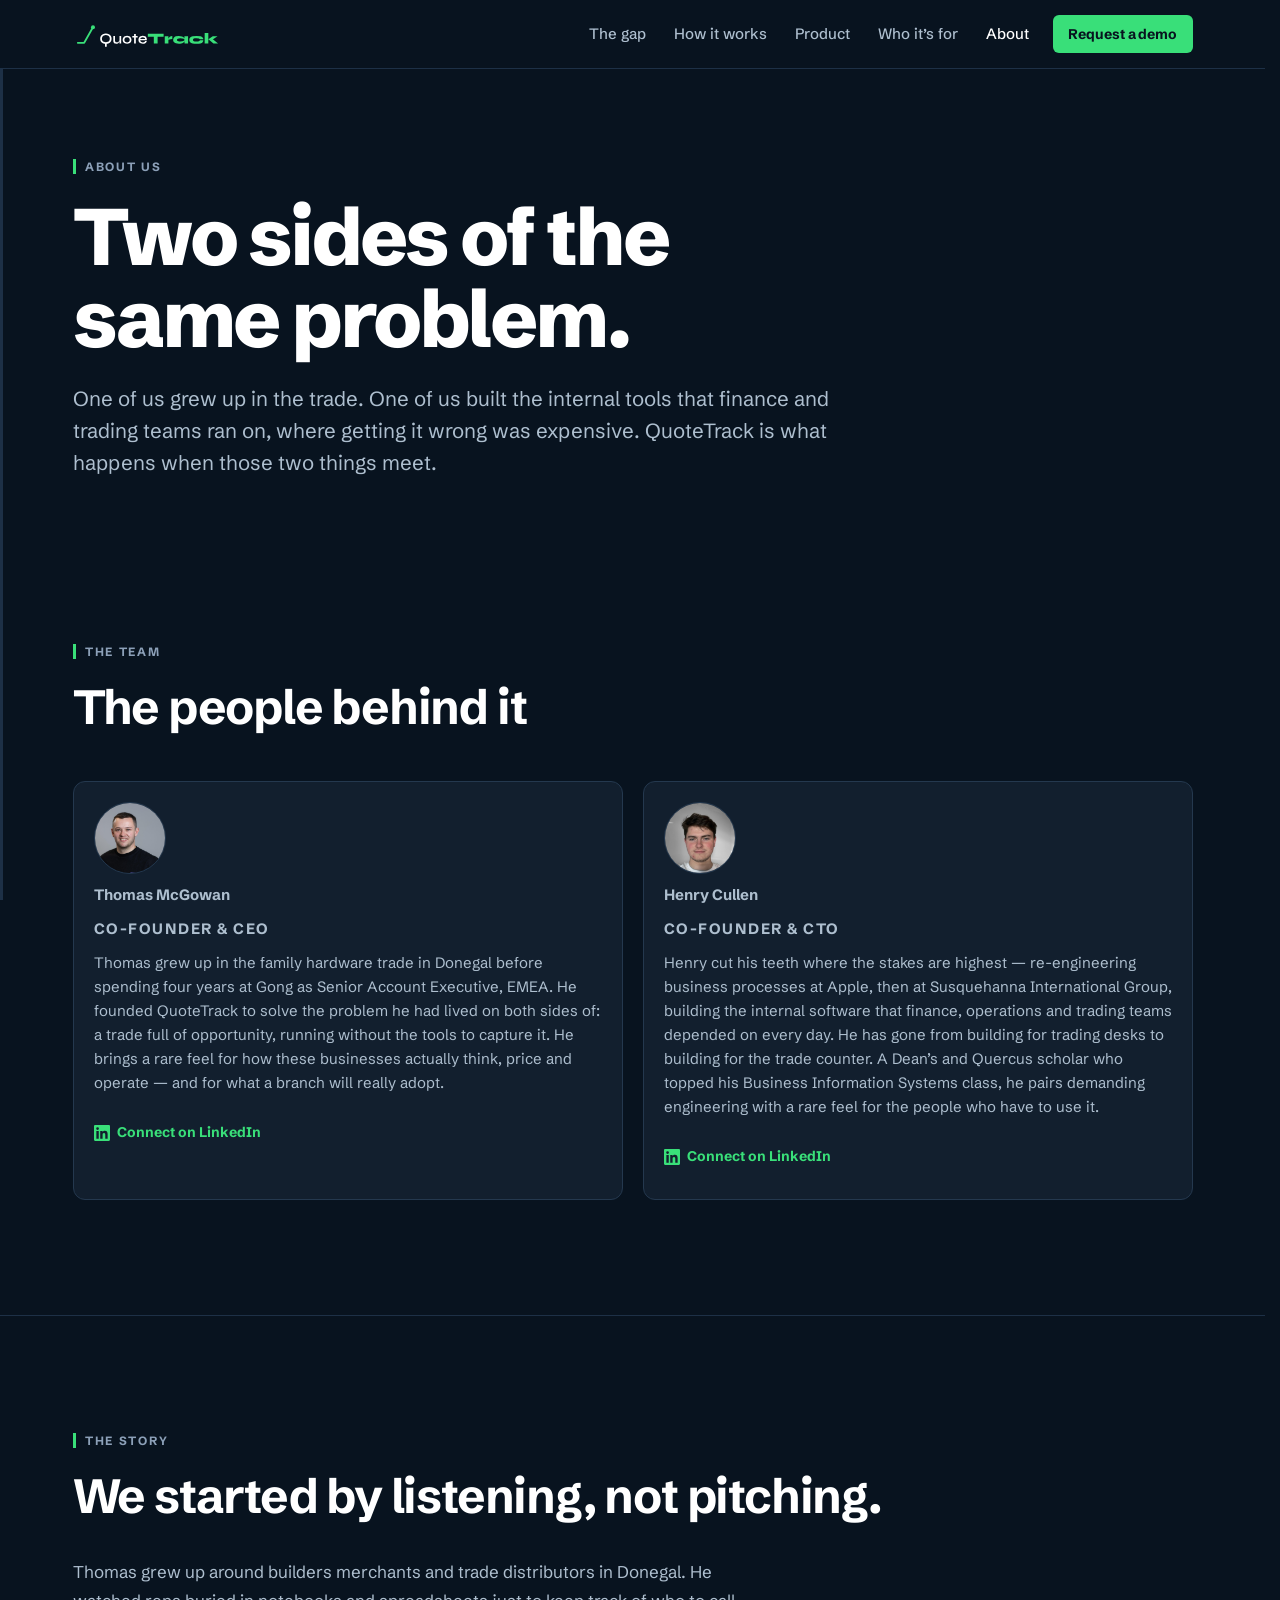
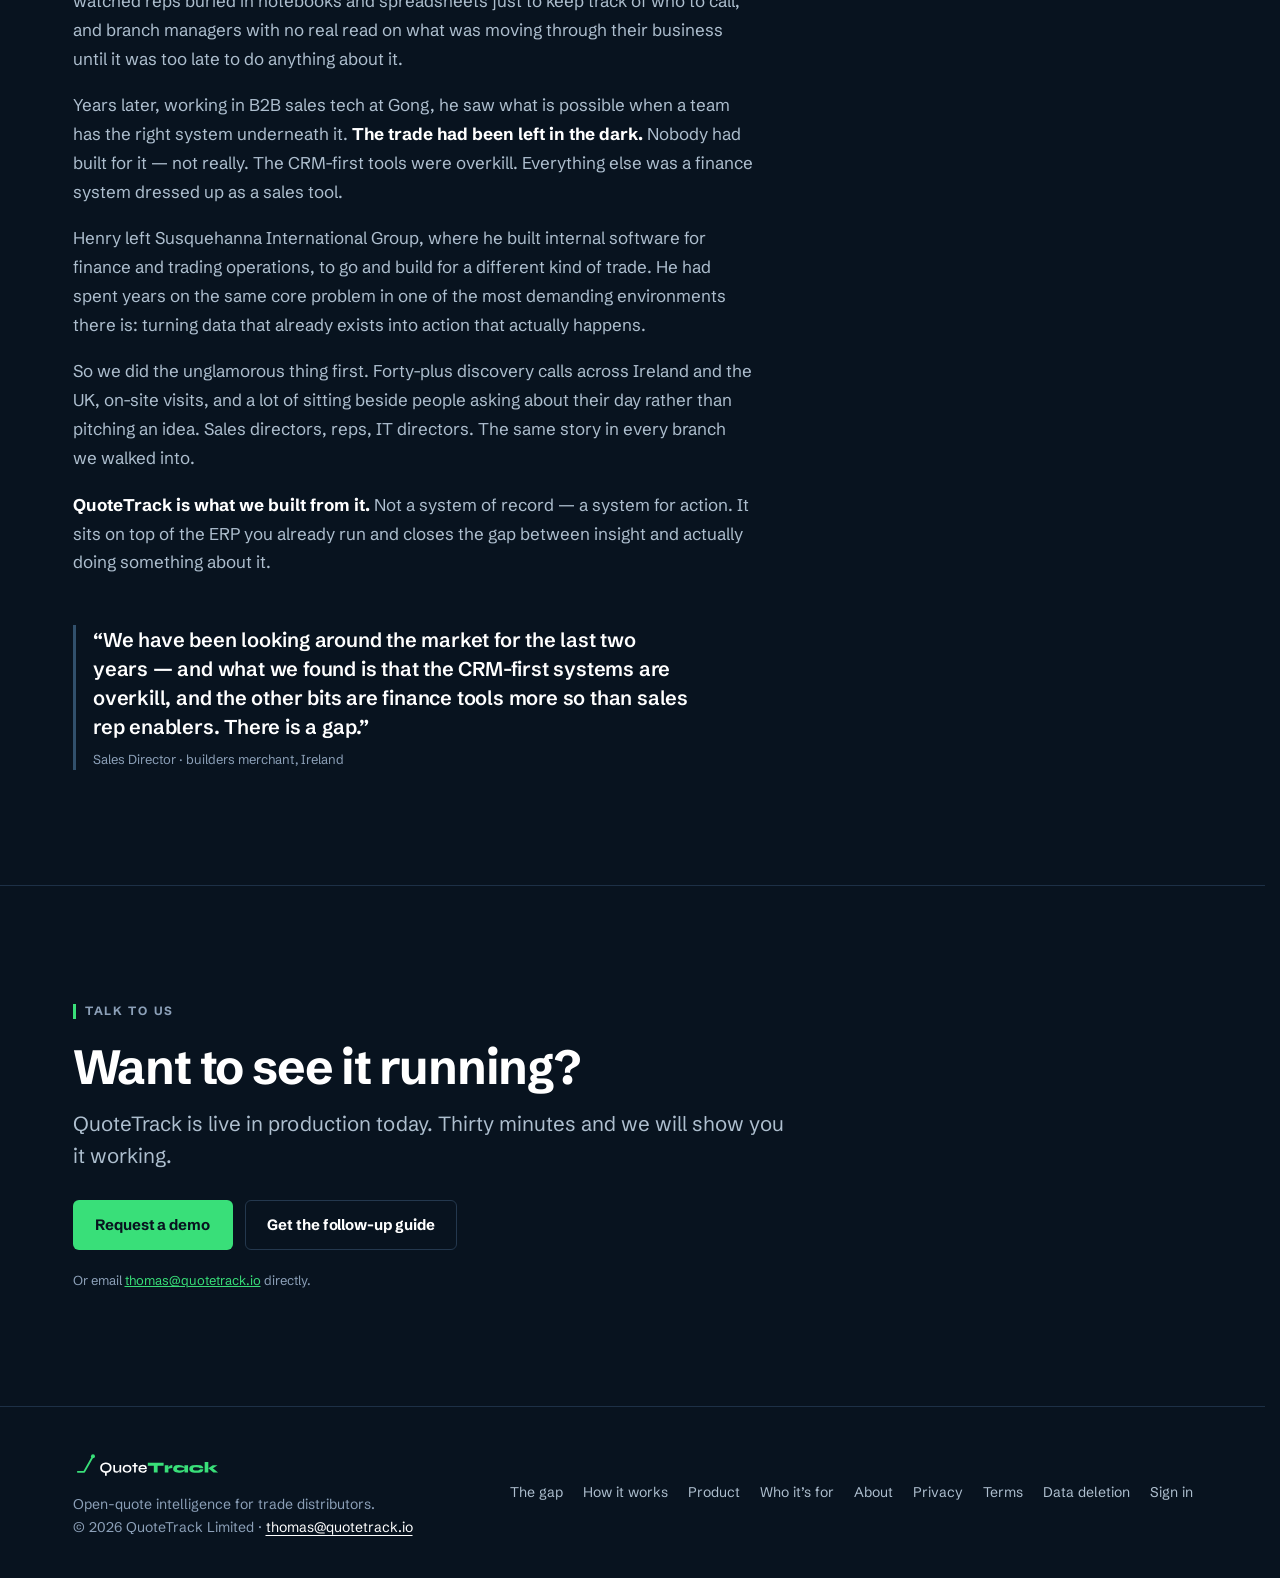
<file: about.html>
<!DOCTYPE html>
<html lang="en">
<head>
<meta charset="utf-8">
<meta name="viewport" content="width=device-width, initial-scale=1">
<title>About QuoteTrack — two sides of the same problem</title>
<meta name="description" content="One founder grew up in the trade. One built the internal tools finance and trading teams ran on. QuoteTrack is what happens when those two things meet.">
<meta name="theme-color" content="#08131f">
<link rel="icon" href="assets/icon.svg" type="image/svg+xml">
<link rel="canonical" href="https://www.quotetrack.io/about.html">

<meta property="og:type" content="website">
<meta property="og:title" content="About QuoteTrack — two sides of the same problem">
<meta property="og:description" content="We are not consultants who found a market. One of us grew up inside these businesses.">
<meta property="og:url" content="https://www.quotetrack.io/about.html">
<meta property="og:image" content="https://www.quotetrack.io/assets/logo-dark-2x.png">
<meta name="twitter:card" content="summary_large_image">

<link rel="preload" href="assets/fonts/schibsted-grotesk-latin.woff2" as="font" type="font/woff2" crossorigin>
<link rel="stylesheet" href="assets/site.css">
<script>
if ('IntersectionObserver' in window &&
    !(window.matchMedia && matchMedia('(prefers-reduced-motion: reduce)').matches)) {
  document.documentElement.className += ' js';
}
</script>
</head>
<body>

<a class="skip-link" href="#main">Skip to content</a>

<div class="scroll-rail" aria-hidden="true"><div class="scroll-rail__fill"></div></div>

<header class="site-header">
  <div class="container site-header__inner">
    <a class="wordmark" href="index.html" aria-label="QuoteTrack — home">
      <img src="assets/logo-dark.svg" width="150" height="32" alt="QuoteTrack">
    </a>
    <nav class="site-nav" aria-label="Primary">
      <a href="index.html#gap">The gap</a>
      <a href="index.html#how">How it works</a>
      <a href="index.html#product">Product</a>
      <a href="index.html#who">Who it’s for</a>
      <a href="about.html" aria-current="page">About</a>
    </nav>
    <a class="btn btn--primary btn--sm" href="index.html#demo">Request a demo</a>
  </div>
</header>

<main id="main">

<section class="page-hero">
  <div class="container">
    <p class="label">About us</p>
    <h1 class="display" style="max-width:14ch">Two sides of the same problem.</h1>
    <p class="lead" style="margin-top:1.5rem">One of us grew up in the trade. One of us built the internal tools that finance and trading teams ran on, where getting it wrong was expensive. QuoteTrack is what happens when those two things meet.</p>
  </div>
</section>

<section class="section" id="team">
  <div class="container">
    <p class="label">The team</p>
    <h2 class="h2 reveal">The people behind it</h2>

    <div class="team">
      <article class="founder reveal">
        <img src="assets/thomas-mcgowan.png" alt="Thomas McGowan" width="72" height="72">
        <p class="founder__name">Thomas McGowan</p>
        <p class="founder__role">Co-founder &amp; CEO</p>
        <p>Thomas grew up in the family hardware trade in Donegal before spending four years at Gong as Senior Account Executive, EMEA. He founded QuoteTrack to solve the problem he had lived on both sides of: a trade full of opportunity, running without the tools to capture it. He brings a rare feel for how these businesses actually think, price and operate — and for what a branch will really adopt.</p>
        <a class="linkedin" href="https://www.linkedin.com/in/thomas-mcgowan-92a369172/" target="_blank" rel="noopener">
          <svg xmlns="http://www.w3.org/2000/svg" viewBox="0 0 24 24" fill="currentColor" aria-hidden="true"><path d="M20.447 20.452h-3.554v-5.569c0-1.328-.027-3.037-1.852-3.037-1.853 0-2.136 1.445-2.136 2.939v5.667H9.351V9h3.414v1.561h.046c.477-.9 1.637-1.85 3.37-1.85 3.601 0 4.267 2.37 4.267 5.455v6.286zM5.337 7.433a2.062 2.062 0 0 1-2.063-2.065 2.064 2.064 0 1 1 2.063 2.065zm1.782 13.019H3.555V9h3.564v11.452zM22.225 0H1.771C.792 0 0 .774 0 1.729v20.542C0 23.227.792 24 1.771 24h20.451C23.2 24 24 23.227 24 22.271V1.729C24 .774 23.2 0 22.222 0h.003z"/></svg>
          Connect on LinkedIn
        </a>
      </article>

      <article class="founder reveal reveal-2">
        <img src="assets/henry-cullen.png" alt="Henry Cullen" width="72" height="72">
        <p class="founder__name">Henry Cullen</p>
        <p class="founder__role">Co-founder &amp; CTO</p>
        <p>Henry cut his teeth where the stakes are highest — re-engineering business processes at Apple, then at Susquehanna International Group, building the internal software that finance, operations and trading teams depended on every day. He has gone from building for trading desks to building for the trade counter. A Dean’s and Quercus scholar who topped his Business Information Systems class, he pairs demanding engineering with a rare feel for the people who have to use it.</p>
        <a class="linkedin" href="https://www.linkedin.com/in/henry-cullen-web/" target="_blank" rel="noopener">
          <svg xmlns="http://www.w3.org/2000/svg" viewBox="0 0 24 24" fill="currentColor" aria-hidden="true"><path d="M20.447 20.452h-3.554v-5.569c0-1.328-.027-3.037-1.852-3.037-1.853 0-2.136 1.445-2.136 2.939v5.667H9.351V9h3.414v1.561h.046c.477-.9 1.637-1.85 3.37-1.85 3.601 0 4.267 2.37 4.267 5.455v6.286zM5.337 7.433a2.062 2.062 0 0 1-2.063-2.065 2.064 2.064 0 1 1 2.063 2.065zm1.782 13.019H3.555V9h3.564v11.452zM22.225 0H1.771C.792 0 0 .774 0 1.729v20.542C0 23.227.792 24 1.771 24h20.451C23.2 24 24 23.227 24 22.271V1.729C24 .774 23.2 0 22.222 0h.003z"/></svg>
          Connect on LinkedIn
        </a>
      </article>
    </div>
  </div>
</section>

<section class="section" id="story">
  <div class="container">
    <p class="label">The story</p>
    <h2 class="h2 reveal">We started by listening, not pitching.</h2>

    <div class="prose reveal reveal-2">
      <p>Thomas grew up around builders merchants and trade distributors in Donegal. He watched reps buried in notebooks and spreadsheets just to keep track of who to call, and branch managers with no real read on what was moving through their business until it was too late to do anything about it.</p>
      <p>Years later, working in B2B sales tech at Gong, he saw what is possible when a team has the right system underneath it. <strong>The trade had been left in the dark.</strong> Nobody had built for it — not really. The CRM-first tools were overkill. Everything else was a finance system dressed up as a sales tool.</p>
      <p>Henry left Susquehanna International Group, where he built internal software for finance and trading operations, to go and build for a different kind of trade. He had spent years on the same core problem in one of the most demanding environments there is: turning data that already exists into action that actually happens.</p>
      <p>So we did the unglamorous thing first. Forty-plus discovery calls across Ireland and the UK, on-site visits, and a lot of sitting beside people asking about their day rather than pitching an idea. Sales directors, reps, IT directors. The same story in every branch we walked into.</p>
      <p><strong>QuoteTrack is what we built from it.</strong> Not a system of record — a system for action. It sits on top of the ERP you already run and closes the gap between insight and actually doing something about it.</p>
    </div>

    <figure class="quote reveal" style="margin-top:clamp(2rem,5vw,3rem);max-width:62ch">
      <blockquote>“We have been looking around the market for the last two years — and what we found is that the CRM-first systems are overkill, and the other bits are finance tools more so than sales rep enablers. There is a gap.”</blockquote>
      <cite>Sales Director · builders merchant, Ireland</cite>
    </figure>
  </div>
</section>

<section class="section cta">
  <div class="container">
    <p class="label">Talk to us</p>
    <h2 class="h2">Want to see it running?</h2>
    <p class="lead" style="margin-top:1rem">QuoteTrack is live in production today. Thirty minutes and we will show you it working.</p>
    <div class="actions" style="margin-top:1.75rem">
      <a class="btn btn--primary" href="index.html#demo">Request a demo</a>
      <a class="btn btn--ghost" href="index.html#guide">Get the follow-up guide</a>
    </div>
    <p class="form__note" style="margin-top:1.25rem">Or email <a href="mailto:thomas@quotetrack.io" style="color:var(--signal)">thomas@quotetrack.io</a> directly.</p>
  </div>
</section>

</main>

<footer class="site-footer">
  <div class="container site-footer__inner">
    <div>
      <a class="wordmark" href="index.html" aria-label="QuoteTrack — home" style="margin-bottom:.9rem">
        <img src="assets/logo-dark.svg" width="130" height="28" alt="QuoteTrack" loading="lazy">
      </a>
      <p>Open-quote intelligence for trade distributors.<br>
      © 2026 QuoteTrack Limited · <a href="mailto:thomas@quotetrack.io">thomas@quotetrack.io</a></p>
    </div>
    <nav aria-label="Footer">
      <a href="index.html#gap">The gap</a>
      <a href="index.html#how">How it works</a>
      <a href="index.html#product">Product</a>
      <a href="index.html#who">Who it’s for</a>
      <a href="about.html">About</a>
      <a href="privacy.html">Privacy</a>
      <a href="terms.html">Terms</a>
      <a href="data-deletion.html">Data deletion</a>
      <a href="https://app.quotetrack.io">Sign in</a>
    </nav>
  </div>
</footer>

<script>
(function () {
  'use strict';
  var reduce = window.matchMedia && matchMedia('(prefers-reduced-motion: reduce)').matches;
  var hasScrollTimeline = window.CSS && CSS.supports && CSS.supports('animation-timeline', 'scroll()');

  if (!reduce && 'IntersectionObserver' in window) {
    var io = new IntersectionObserver(function (entries) {
      entries.forEach(function (e) {
        if (e.isIntersecting) { e.target.classList.add('is-in'); io.unobserve(e.target); }
      });
    }, { rootMargin: '0px 0px -8% 0px', threshold: 0.05 });
    document.querySelectorAll('.reveal').forEach(function (el) { io.observe(el); });
  }

  if (!reduce && !hasScrollTimeline) {
    var fill = document.querySelector('.scroll-rail__fill');
    if (fill) {
      var ticking = false;
      var update = function () {
        var h = document.documentElement.scrollHeight - window.innerHeight;
        var p = h > 0 ? Math.min(1, Math.max(0, window.scrollY / h)) : 0;
        fill.style.setProperty('--scroll-progress', p.toFixed(4));
        ticking = false;
      };
      window.addEventListener('scroll', function () {
        if (!ticking) { ticking = true; requestAnimationFrame(update); }
      }, { passive: true });
      window.addEventListener('resize', update, { passive: true });
      update();
    }
  }
})();
</script>
</body>
</html>
</file>
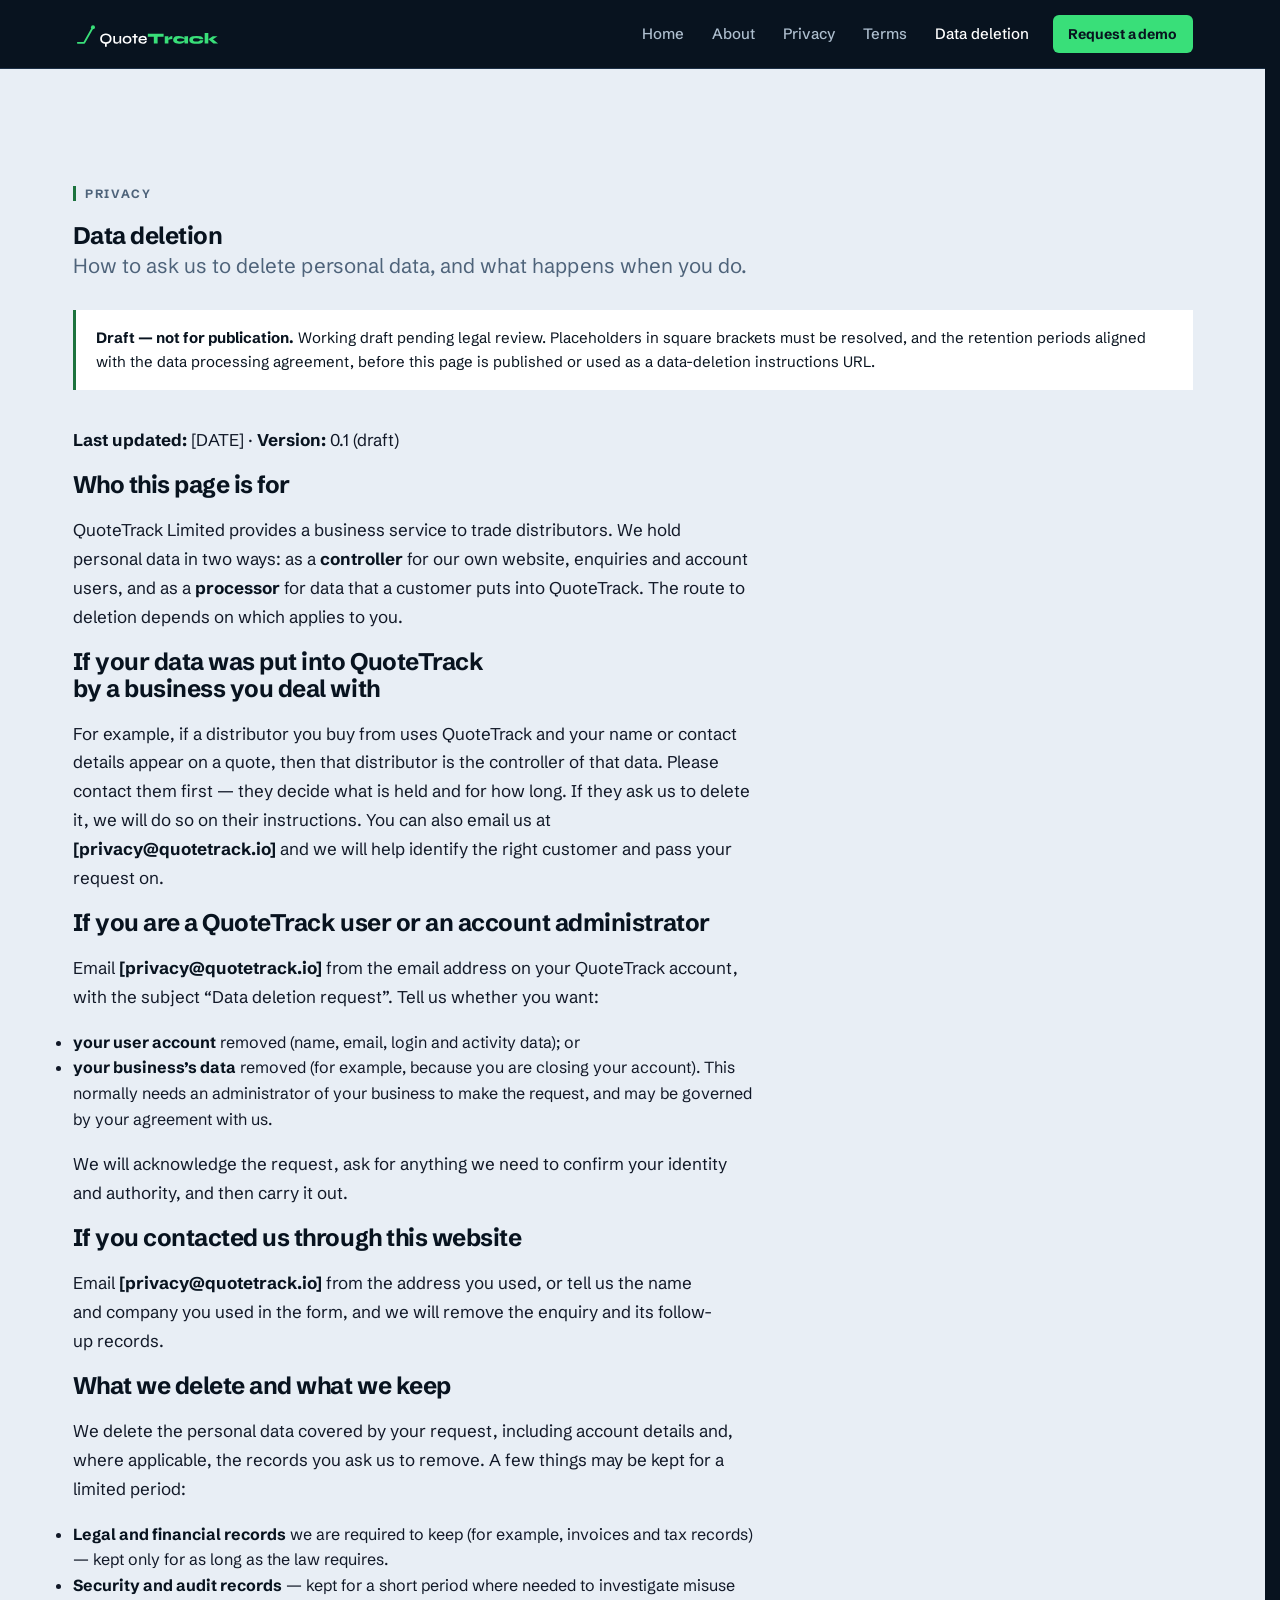
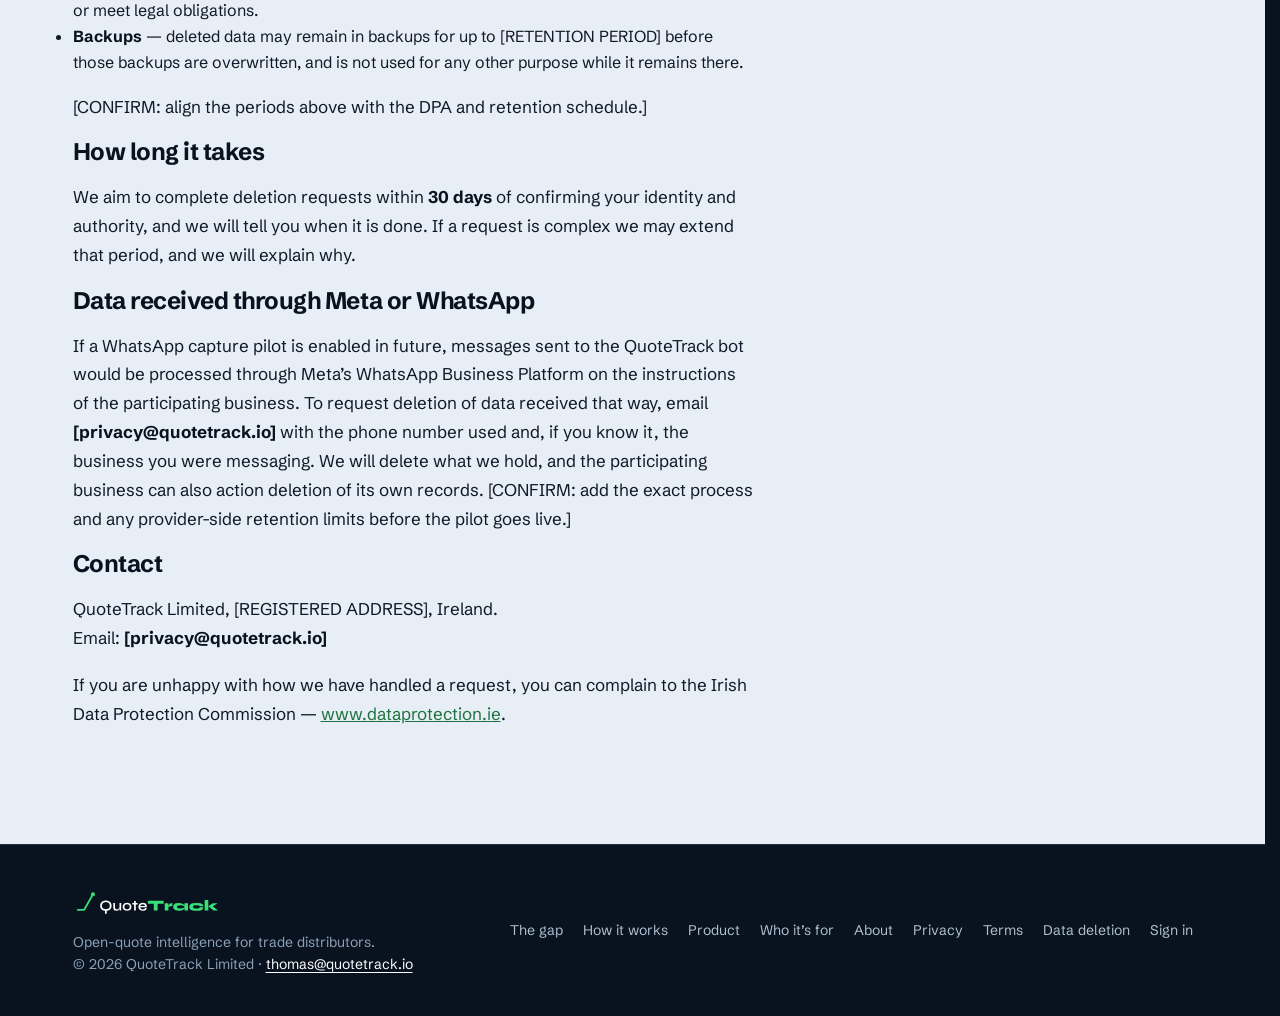
<file: data-deletion.html>
<!DOCTYPE html>
<html lang="en">
<head>
<meta charset="utf-8">
<meta name="viewport" content="width=device-width, initial-scale=1">
<title>Data deletion — QuoteTrack</title>
<meta name="description" content="How to request deletion of personal data held by QuoteTrack, and what happens next.">
<!-- TODO(legal review): remove robots noindex before this page is used as the data-deletion instructions URL in any app or platform listing. -->
<meta name="robots" content="noindex">
<meta name="theme-color" content="#08131f">
<link rel="icon" href="assets/icon.svg" type="image/svg+xml">
<link rel="canonical" href="https://www.quotetrack.io/data-deletion.html">
<link rel="preload" href="assets/fonts/schibsted-grotesk-latin.woff2" as="font" type="font/woff2" crossorigin>
<link rel="stylesheet" href="assets/site.css">
<style>
/* Legal pages sit on a light section; .prose's dark-section defaults need a light-ground override. */
.section--light .prose strong { color: var(--brand); }
.section--light .prose a { color: var(--signal-deep); }
</style>
</head>
<body>

<a class="skip-link" href="#main">Skip to content</a>

<header class="site-header">
  <div class="container site-header__inner">
    <a class="wordmark" href="index.html" aria-label="QuoteTrack — home">
      <img src="assets/logo-dark.svg" width="150" height="32" alt="QuoteTrack">
    </a>
    <nav class="site-nav" aria-label="Primary">
      <a href="index.html">Home</a>
      <a href="about.html">About</a>
      <a href="privacy.html">Privacy</a>
      <a href="terms.html">Terms</a>
      <a href="data-deletion.html" aria-current="page">Data deletion</a>
    </nav>
    <a class="btn btn--primary btn--sm" href="index.html#demo">Request a demo</a>
  </div>
</header>

<main id="main">
<section class="section section--light">
  <div class="container">
    <p class="label">Privacy</p>
    <h1>Data deletion</h1>
    <p class="lead">How to ask us to delete personal data, and what happens when you do.</p>

    <div style="margin-top:1.75rem;padding:1rem 1.25rem;border-left:3px solid var(--signal-deep);background:var(--white);color:var(--brand)">
      <p style="margin:0;font-size:.9375rem"><strong>Draft — not for publication.</strong> Working draft pending legal review. Placeholders in square brackets must be resolved, and the retention periods aligned with the data processing agreement, before this page is published or used as a data-deletion instructions URL.</p>
    </div>

    <div class="prose">
      <p><strong>Last updated:</strong> [DATE] · <strong>Version:</strong> 0.1 (draft)</p>

      <h2>Who this page is for</h2>
      <p>QuoteTrack Limited provides a business service to trade distributors. We hold personal data in two ways: as a <strong>controller</strong> for our own website, enquiries and account users, and as a <strong>processor</strong> for data that a customer puts into QuoteTrack. The route to deletion depends on which applies to you.</p>

      <h2>If your data was put into QuoteTrack by a business you deal with</h2>
      <p>For example, if a distributor you buy from uses QuoteTrack and your name or contact details appear on a quote, then that distributor is the controller of that data. Please contact them first — they decide what is held and for how long. If they ask us to delete it, we will do so on their instructions. You can also email us at <strong>[privacy@quotetrack.io]</strong> and we will help identify the right customer and pass your request on.</p>

      <h2>If you are a QuoteTrack user or an account administrator</h2>
      <p>Email <strong>[privacy@quotetrack.io]</strong> from the email address on your QuoteTrack account, with the subject “Data deletion request”. Tell us whether you want:</p>
      <ul>
        <li><strong>your user account</strong> removed (name, email, login and activity data); or</li>
        <li><strong>your business’s data</strong> removed (for example, because you are closing your account). This normally needs an administrator of your business to make the request, and may be governed by your agreement with us.</li>
      </ul>
      <p>We will acknowledge the request, ask for anything we need to confirm your identity and authority, and then carry it out.</p>

      <h2>If you contacted us through this website</h2>
      <p>Email <strong>[privacy@quotetrack.io]</strong> from the address you used, or tell us the name and company you used in the form, and we will remove the enquiry and its follow-up records.</p>

      <h2>What we delete and what we keep</h2>
      <p>We delete the personal data covered by your request, including account details and, where applicable, the records you ask us to remove. A few things may be kept for a limited period:</p>
      <ul>
        <li><strong>Legal and financial records</strong> we are required to keep (for example, invoices and tax records) — kept only for as long as the law requires.</li>
        <li><strong>Security and audit records</strong> — kept for a short period where needed to investigate misuse or meet legal obligations.</li>
        <li><strong>Backups</strong> — deleted data may remain in backups for up to [RETENTION PERIOD] before those backups are overwritten, and is not used for any other purpose while it remains there.</li>
      </ul>
      <p>[CONFIRM: align the periods above with the DPA and retention schedule.]</p>

      <h2>How long it takes</h2>
      <p>We aim to complete deletion requests within <strong>30 days</strong> of confirming your identity and authority, and we will tell you when it is done. If a request is complex we may extend that period, and we will explain why.</p>

      <h2>Data received through Meta or WhatsApp</h2>
      <p>If a WhatsApp capture pilot is enabled in future, messages sent to the QuoteTrack bot would be processed through Meta’s WhatsApp Business Platform on the instructions of the participating business. To request deletion of data received that way, email <strong>[privacy@quotetrack.io]</strong> with the phone number used and, if you know it, the business you were messaging. We will delete what we hold, and the participating business can also action deletion of its own records. [CONFIRM: add the exact process and any provider-side retention limits before the pilot goes live.]</p>

      <h2>Contact</h2>
      <p>QuoteTrack Limited, [REGISTERED ADDRESS], Ireland.<br>
      Email: <strong>[privacy@quotetrack.io]</strong></p>
      <p>If you are unhappy with how we have handled a request, you can complain to the Irish Data Protection Commission — <a href="https://www.dataprotection.ie/" rel="noopener noreferrer">www.dataprotection.ie</a>.</p>
    </div>
  </div>
</section>
</main>

<footer class="site-footer">
  <div class="container site-footer__inner">
    <div>
      <a class="wordmark" href="index.html" aria-label="QuoteTrack — home" style="margin-bottom:.9rem">
        <img src="assets/logo-dark.svg" width="130" height="28" alt="QuoteTrack" loading="lazy">
      </a>
      <p>Open-quote intelligence for trade distributors.<br>
      © 2026 QuoteTrack Limited · <a href="mailto:thomas@quotetrack.io">thomas@quotetrack.io</a></p>
    </div>
    <nav aria-label="Footer">
      <a href="index.html#gap">The gap</a>
      <a href="index.html#how">How it works</a>
      <a href="index.html#product">Product</a>
      <a href="index.html#who">Who it’s for</a>
      <a href="about.html">About</a>
      <a href="privacy.html">Privacy</a>
      <a href="terms.html">Terms</a>
      <a href="data-deletion.html">Data deletion</a>
      <a href="https://app.quotetrack.io">Sign in</a>
    </nav>
  </div>
</footer>

</body>
</html>
</file>
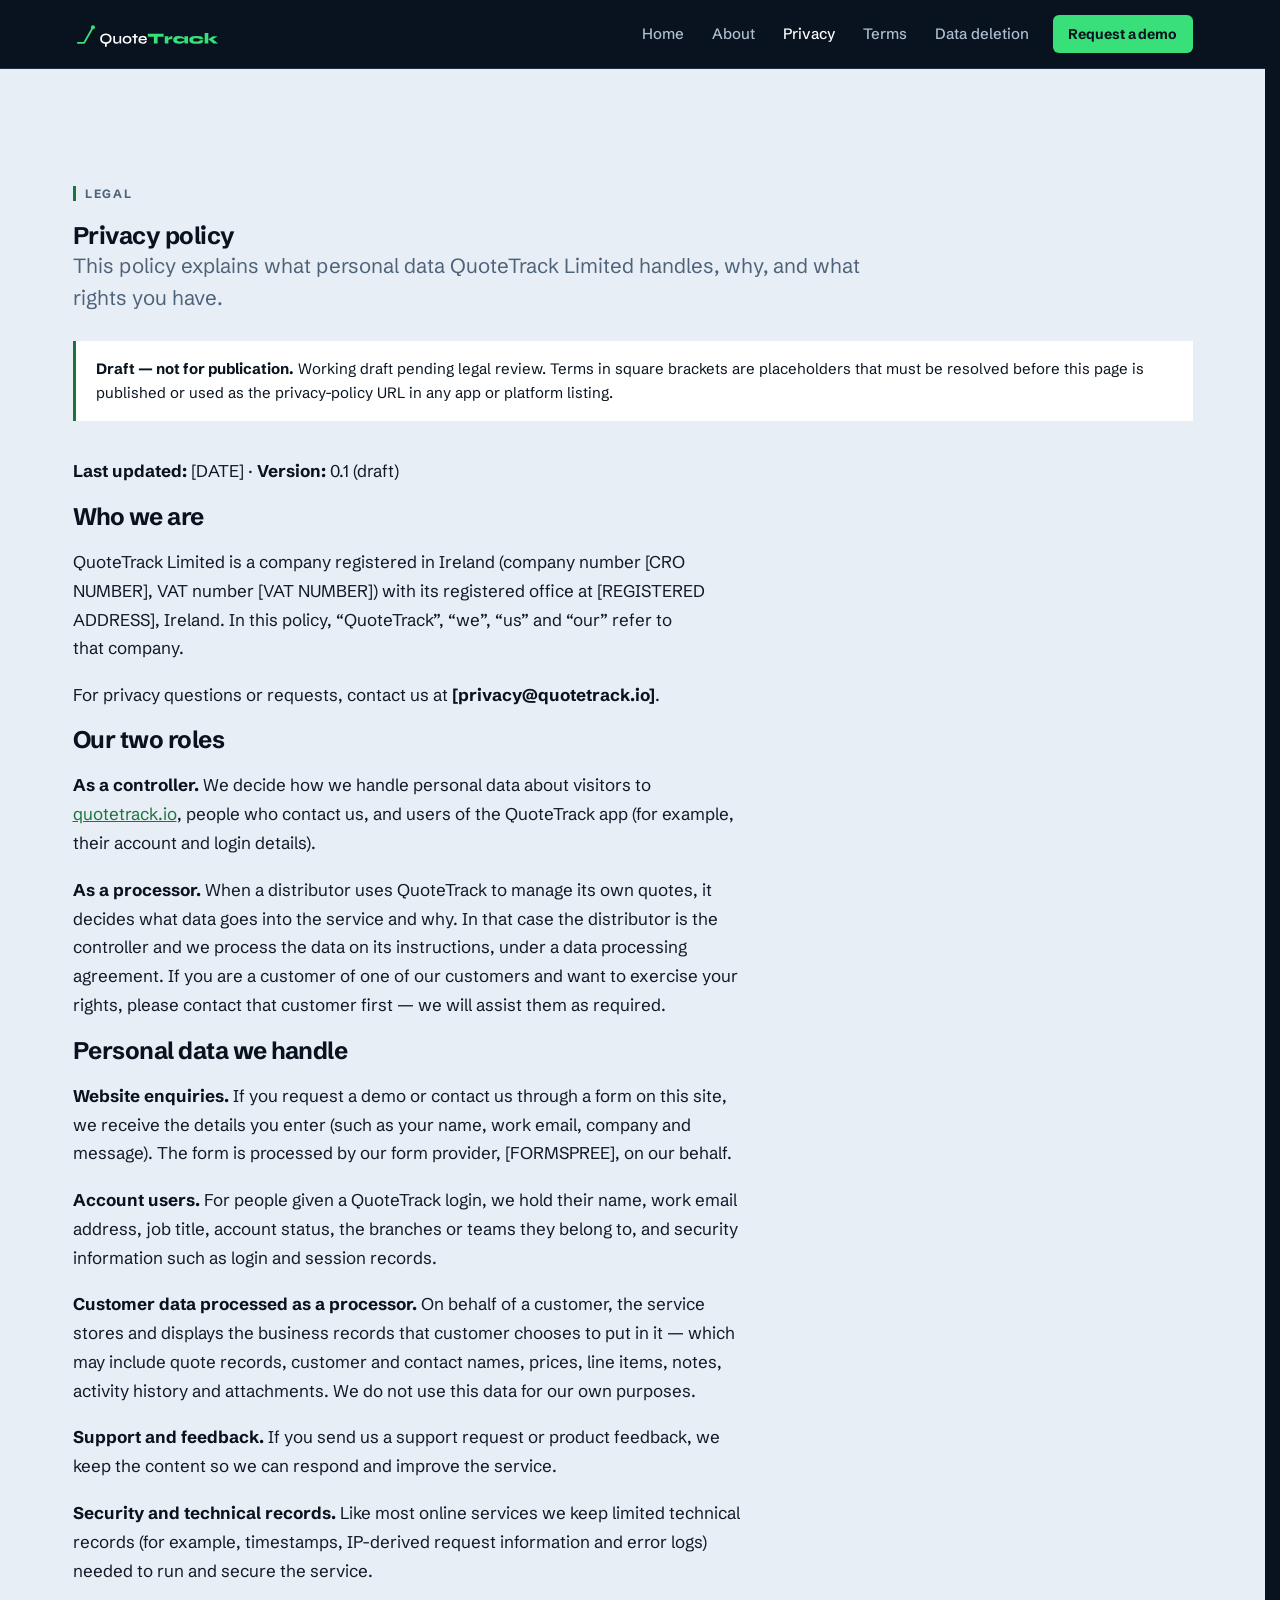
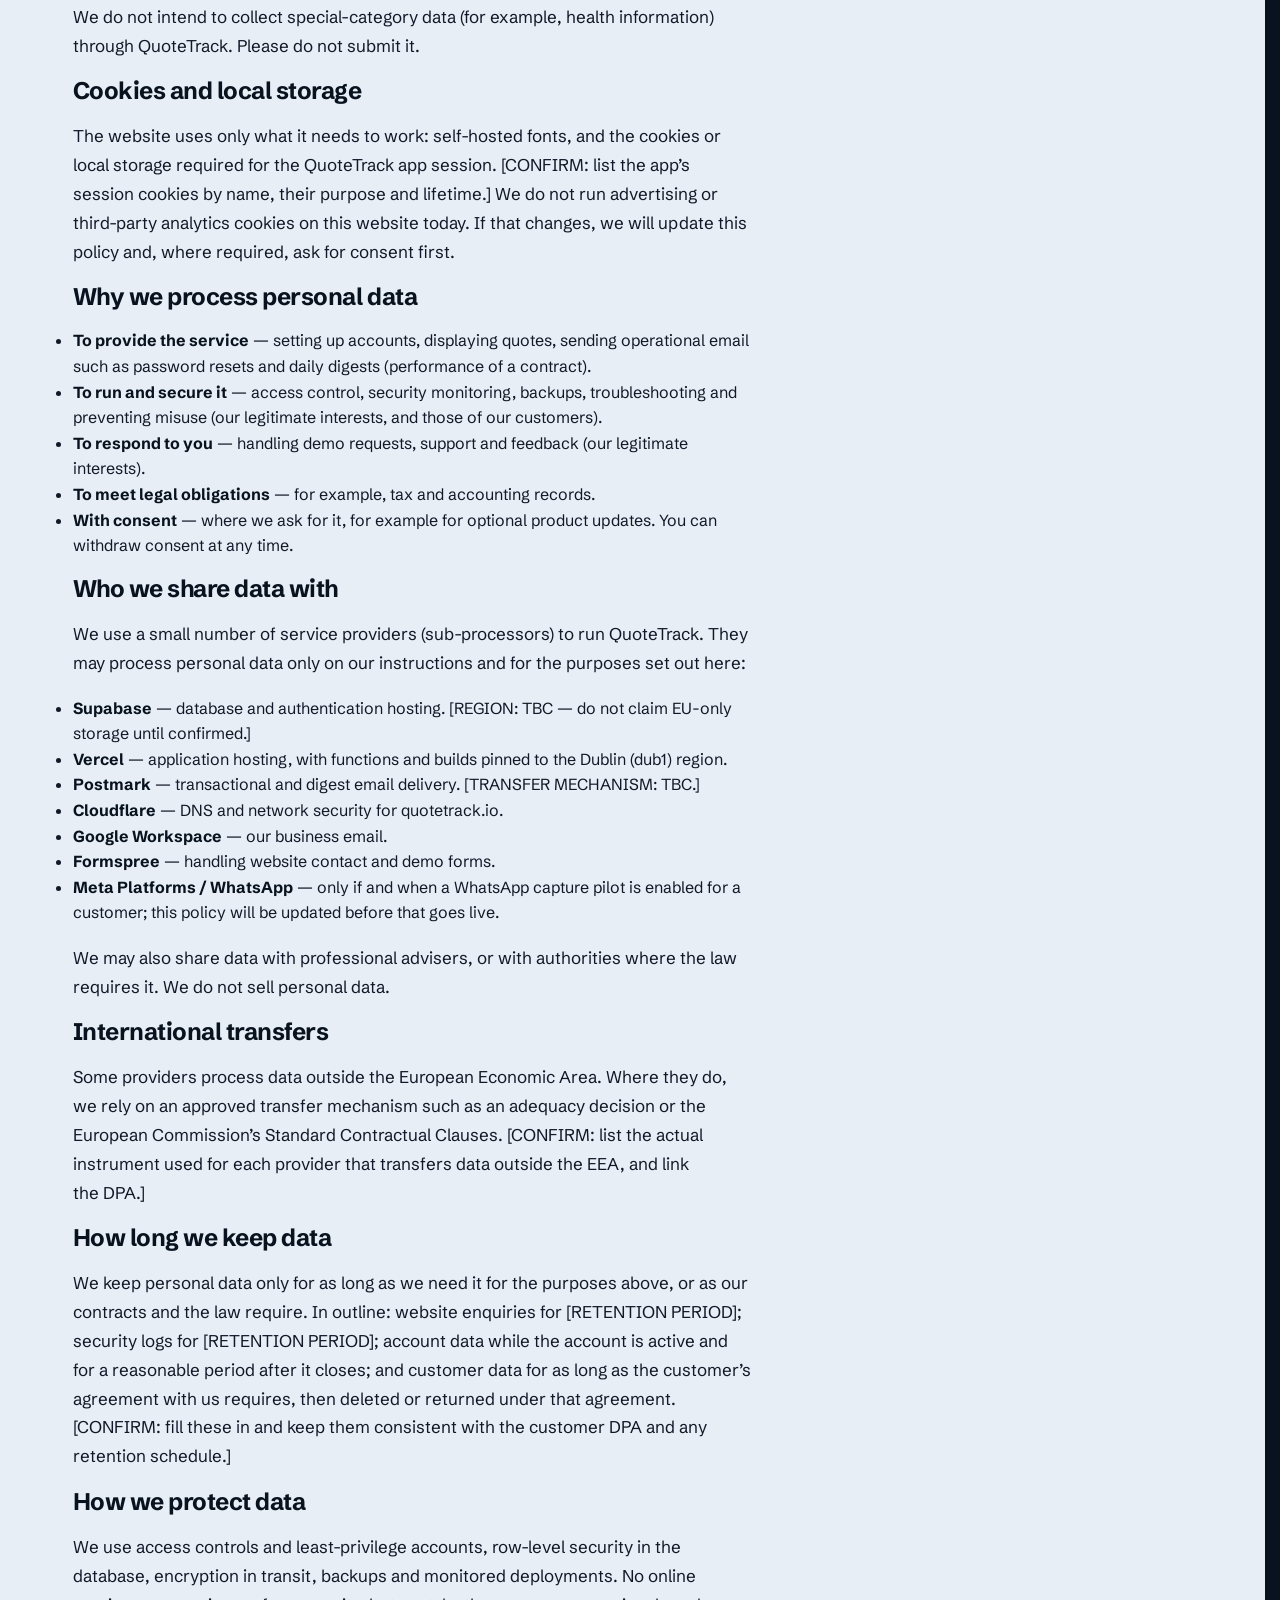
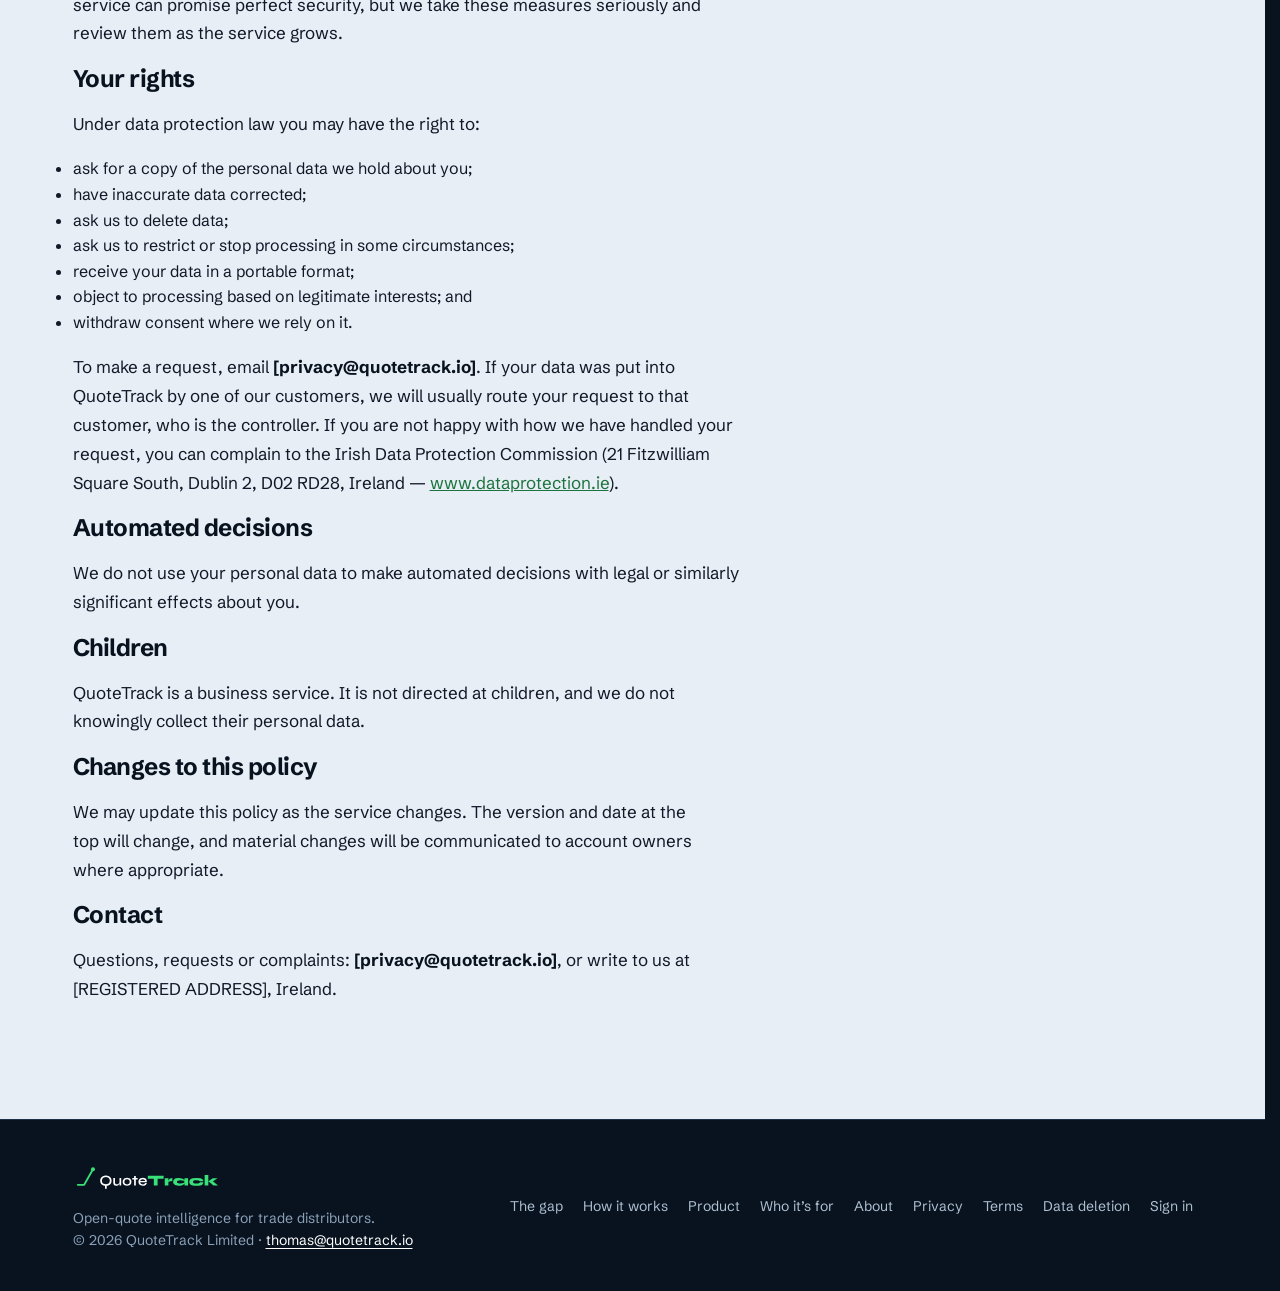
<file: privacy.html>
<!DOCTYPE html>
<html lang="en">
<head>
<meta charset="utf-8">
<meta name="viewport" content="width=device-width, initial-scale=1">
<title>Privacy policy — QuoteTrack</title>
<meta name="description" content="How QuoteTrack Limited handles personal data across the website, the QuoteTrack app and enquiries.">
<!-- TODO(legal review): remove robots noindex before this page is used as the public policy URL. -->
<meta name="robots" content="noindex">
<meta name="theme-color" content="#08131f">
<link rel="icon" href="assets/icon.svg" type="image/svg+xml">
<link rel="canonical" href="https://www.quotetrack.io/privacy.html">
<link rel="preload" href="assets/fonts/schibsted-grotesk-latin.woff2" as="font" type="font/woff2" crossorigin>
<link rel="stylesheet" href="assets/site.css">
<style>
/* Legal pages sit on a light section; .prose's dark-section defaults need a light-ground override. */
.section--light .prose strong { color: var(--brand); }
.section--light .prose a { color: var(--signal-deep); }
</style>
</head>
<body>

<a class="skip-link" href="#main">Skip to content</a>

<header class="site-header">
  <div class="container site-header__inner">
    <a class="wordmark" href="index.html" aria-label="QuoteTrack — home">
      <img src="assets/logo-dark.svg" width="150" height="32" alt="QuoteTrack">
    </a>
    <nav class="site-nav" aria-label="Primary">
      <a href="index.html">Home</a>
      <a href="about.html">About</a>
      <a href="privacy.html" aria-current="page">Privacy</a>
      <a href="terms.html">Terms</a>
      <a href="data-deletion.html">Data deletion</a>
    </nav>
    <a class="btn btn--primary btn--sm" href="index.html#demo">Request a demo</a>
  </div>
</header>

<main id="main">
<section class="section section--light">
  <div class="container">
    <p class="label">Legal</p>
    <h1>Privacy policy</h1>
    <p class="lead">This policy explains what personal data QuoteTrack Limited handles, why, and what rights you have.</p>

    <div style="margin-top:1.75rem;padding:1rem 1.25rem;border-left:3px solid var(--signal-deep);background:var(--white);color:var(--brand)">
      <p style="margin:0;font-size:.9375rem"><strong>Draft — not for publication.</strong> Working draft pending legal review. Terms in square brackets are placeholders that must be resolved before this page is published or used as the privacy-policy URL in any app or platform listing.</p>
    </div>

    <div class="prose">
      <p><strong>Last updated:</strong> [DATE] · <strong>Version:</strong> 0.1 (draft)</p>

      <h2>Who we are</h2>
      <p>QuoteTrack Limited is a company registered in Ireland (company number [CRO NUMBER], VAT number [VAT NUMBER]) with its registered office at [REGISTERED ADDRESS], Ireland. In this policy, “QuoteTrack”, “we”, “us” and “our” refer to that company.</p>
      <p>For privacy questions or requests, contact us at <strong>[privacy@quotetrack.io]</strong>.</p>

      <h2>Our two roles</h2>
      <p><strong>As a controller.</strong> We decide how we handle personal data about visitors to <a href="https://www.quotetrack.io/">quotetrack.io</a>, people who contact us, and users of the QuoteTrack app (for example, their account and login details).</p>
      <p><strong>As a processor.</strong> When a distributor uses QuoteTrack to manage its own quotes, it decides what data goes into the service and why. In that case the distributor is the controller and we process the data on its instructions, under a data processing agreement. If you are a customer of one of our customers and want to exercise your rights, please contact that customer first — we will assist them as required.</p>

      <h2>Personal data we handle</h2>
      <p><strong>Website enquiries.</strong> If you request a demo or contact us through a form on this site, we receive the details you enter (such as your name, work email, company and message). The form is processed by our form provider, [FORMSPREE], on our behalf.</p>
      <p><strong>Account users.</strong> For people given a QuoteTrack login, we hold their name, work email address, job title, account status, the branches or teams they belong to, and security information such as login and session records.</p>
      <p><strong>Customer data processed as a processor.</strong> On behalf of a customer, the service stores and displays the business records that customer chooses to put in it — which may include quote records, customer and contact names, prices, line items, notes, activity history and attachments. We do not use this data for our own purposes.</p>
      <p><strong>Support and feedback.</strong> If you send us a support request or product feedback, we keep the content so we can respond and improve the service.</p>
      <p><strong>Security and technical records.</strong> Like most online services we keep limited technical records (for example, timestamps, IP-derived request information and error logs) needed to run and secure the service.</p>
      <p>We do not intend to collect special-category data (for example, health information) through QuoteTrack. Please do not submit it.</p>

      <h2>Cookies and local storage</h2>
      <p>The website uses only what it needs to work: self-hosted fonts, and the cookies or local storage required for the QuoteTrack app session. [CONFIRM: list the app’s session cookies by name, their purpose and lifetime.] We do not run advertising or third-party analytics cookies on this website today. If that changes, we will update this policy and, where required, ask for consent first.</p>

      <h2>Why we process personal data</h2>
      <ul>
        <li><strong>To provide the service</strong> — setting up accounts, displaying quotes, sending operational email such as password resets and daily digests (performance of a contract).</li>
        <li><strong>To run and secure it</strong> — access control, security monitoring, backups, troubleshooting and preventing misuse (our legitimate interests, and those of our customers).</li>
        <li><strong>To respond to you</strong> — handling demo requests, support and feedback (our legitimate interests).</li>
        <li><strong>To meet legal obligations</strong> — for example, tax and accounting records.</li>
        <li><strong>With consent</strong> — where we ask for it, for example for optional product updates. You can withdraw consent at any time.</li>
      </ul>

      <h2>Who we share data with</h2>
      <p>We use a small number of service providers (sub-processors) to run QuoteTrack. They may process personal data only on our instructions and for the purposes set out here:</p>
      <ul>
        <li><strong>Supabase</strong> — database and authentication hosting. [REGION: TBC — do not claim EU-only storage until confirmed.]</li>
        <li><strong>Vercel</strong> — application hosting, with functions and builds pinned to the Dublin (dub1) region.</li>
        <li><strong>Postmark</strong> — transactional and digest email delivery. [TRANSFER MECHANISM: TBC.]</li>
        <li><strong>Cloudflare</strong> — DNS and network security for quotetrack.io.</li>
        <li><strong>Google Workspace</strong> — our business email.</li>
        <li><strong>Formspree</strong> — handling website contact and demo forms.</li>
        <li><strong>Meta Platforms / WhatsApp</strong> — only if and when a WhatsApp capture pilot is enabled for a customer; this policy will be updated before that goes live.</li>
      </ul>
      <p>We may also share data with professional advisers, or with authorities where the law requires it. We do not sell personal data.</p>

      <h2>International transfers</h2>
      <p>Some providers process data outside the European Economic Area. Where they do, we rely on an approved transfer mechanism such as an adequacy decision or the European Commission’s Standard Contractual Clauses. [CONFIRM: list the actual instrument used for each provider that transfers data outside the EEA, and link the DPA.]</p>

      <h2>How long we keep data</h2>
      <p>We keep personal data only for as long as we need it for the purposes above, or as our contracts and the law require. In outline: website enquiries for [RETENTION PERIOD]; security logs for [RETENTION PERIOD]; account data while the account is active and for a reasonable period after it closes; and customer data for as long as the customer’s agreement with us requires, then deleted or returned under that agreement. [CONFIRM: fill these in and keep them consistent with the customer DPA and any retention schedule.]</p>

      <h2>How we protect data</h2>
      <p>We use access controls and least-privilege accounts, row-level security in the database, encryption in transit, backups and monitored deployments. No online service can promise perfect security, but we take these measures seriously and review them as the service grows.</p>

      <h2>Your rights</h2>
      <p>Under data protection law you may have the right to:</p>
      <ul>
        <li>ask for a copy of the personal data we hold about you;</li>
        <li>have inaccurate data corrected;</li>
        <li>ask us to delete data;</li>
        <li>ask us to restrict or stop processing in some circumstances;</li>
        <li>receive your data in a portable format;</li>
        <li>object to processing based on legitimate interests; and</li>
        <li>withdraw consent where we rely on it.</li>
      </ul>
      <p>To make a request, email <strong>[privacy@quotetrack.io]</strong>. If your data was put into QuoteTrack by one of our customers, we will usually route your request to that customer, who is the controller. If you are not happy with how we have handled your request, you can complain to the Irish Data Protection Commission (21 Fitzwilliam Square South, Dublin 2, D02 RD28, Ireland — <a href="https://www.dataprotection.ie/" rel="noopener noreferrer">www.dataprotection.ie</a>).</p>

      <h2>Automated decisions</h2>
      <p>We do not use your personal data to make automated decisions with legal or similarly significant effects about you.</p>

      <h2>Children</h2>
      <p>QuoteTrack is a business service. It is not directed at children, and we do not knowingly collect their personal data.</p>

      <h2>Changes to this policy</h2>
      <p>We may update this policy as the service changes. The version and date at the top will change, and material changes will be communicated to account owners where appropriate.</p>

      <h2>Contact</h2>
      <p>Questions, requests or complaints: <strong>[privacy@quotetrack.io]</strong>, or write to us at [REGISTERED ADDRESS], Ireland.</p>
    </div>
  </div>
</section>
</main>

<footer class="site-footer">
  <div class="container site-footer__inner">
    <div>
      <a class="wordmark" href="index.html" aria-label="QuoteTrack — home" style="margin-bottom:.9rem">
        <img src="assets/logo-dark.svg" width="130" height="28" alt="QuoteTrack" loading="lazy">
      </a>
      <p>Open-quote intelligence for trade distributors.<br>
      © 2026 QuoteTrack Limited · <a href="mailto:thomas@quotetrack.io">thomas@quotetrack.io</a></p>
    </div>
    <nav aria-label="Footer">
      <a href="index.html#gap">The gap</a>
      <a href="index.html#how">How it works</a>
      <a href="index.html#product">Product</a>
      <a href="index.html#who">Who it’s for</a>
      <a href="about.html">About</a>
      <a href="privacy.html">Privacy</a>
      <a href="terms.html">Terms</a>
      <a href="data-deletion.html">Data deletion</a>
      <a href="https://app.quotetrack.io">Sign in</a>
    </nav>
  </div>
</footer>

</body>
</html>
</file>
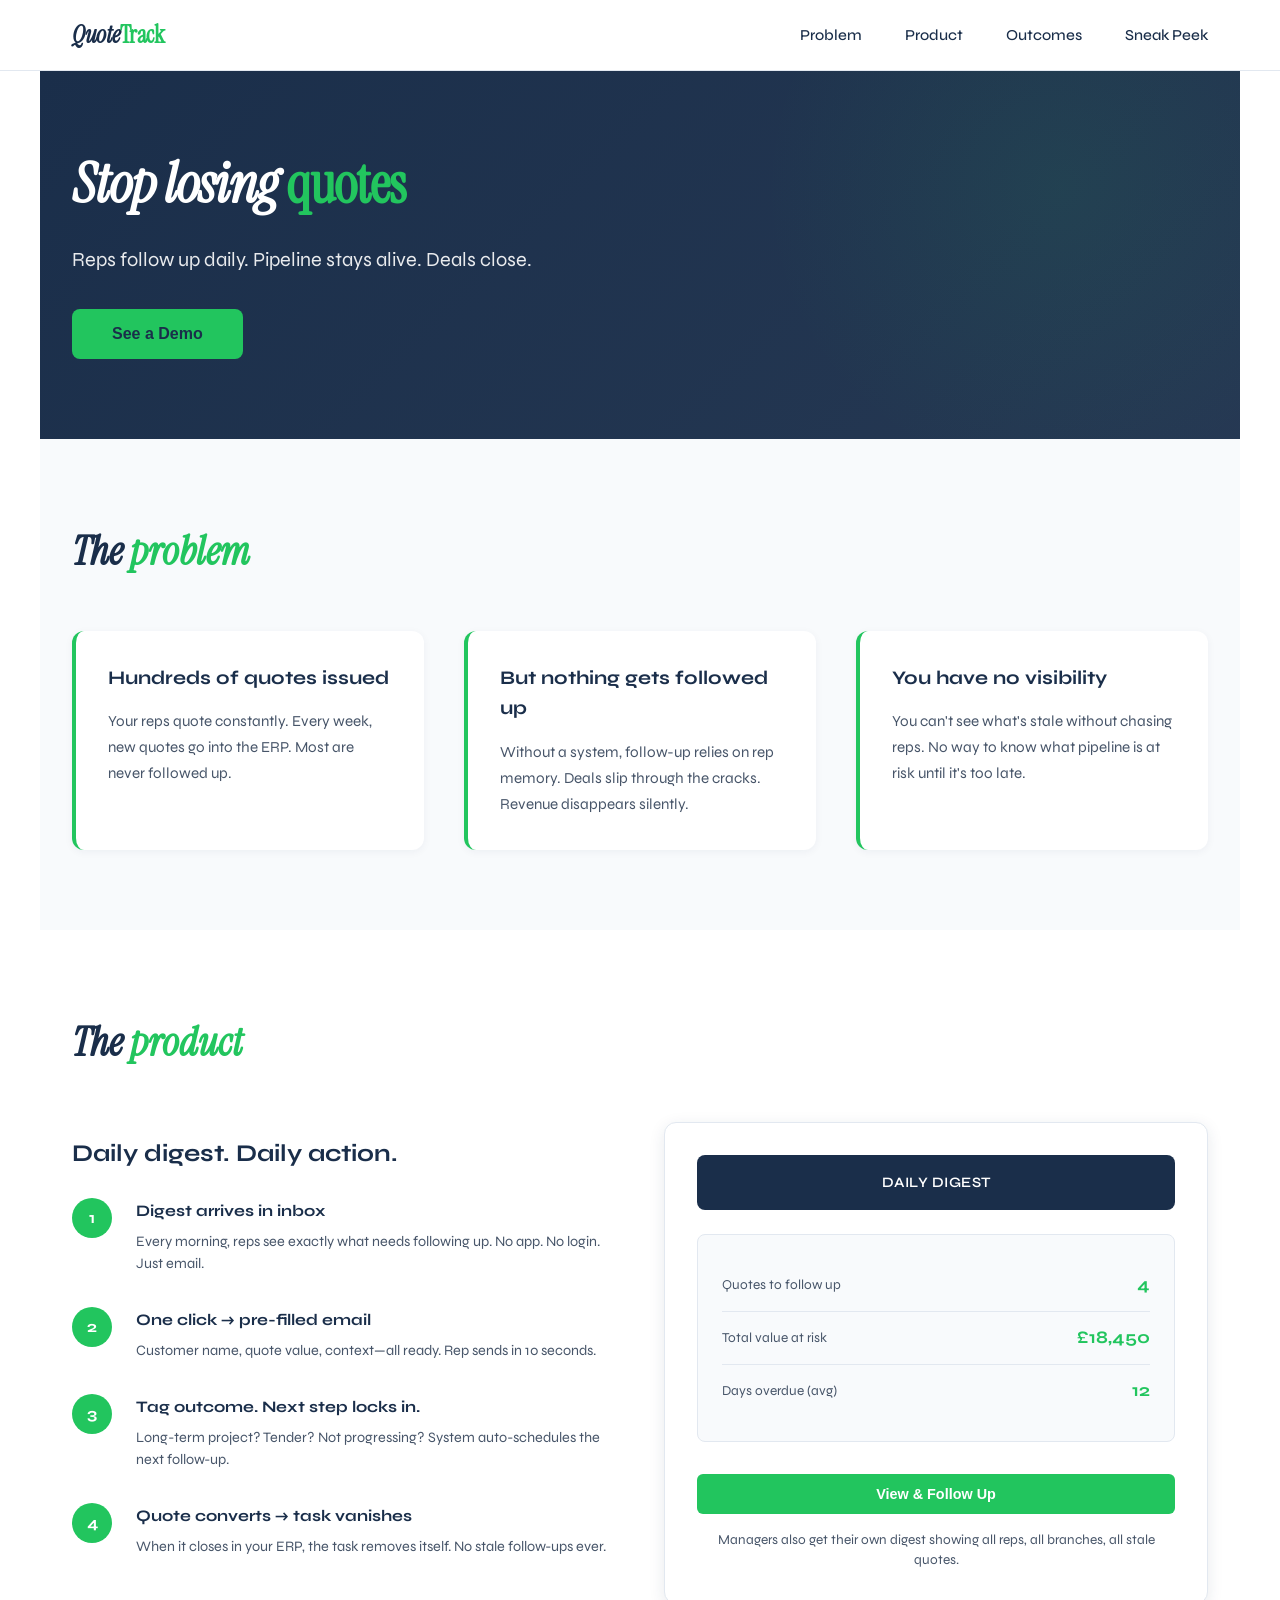
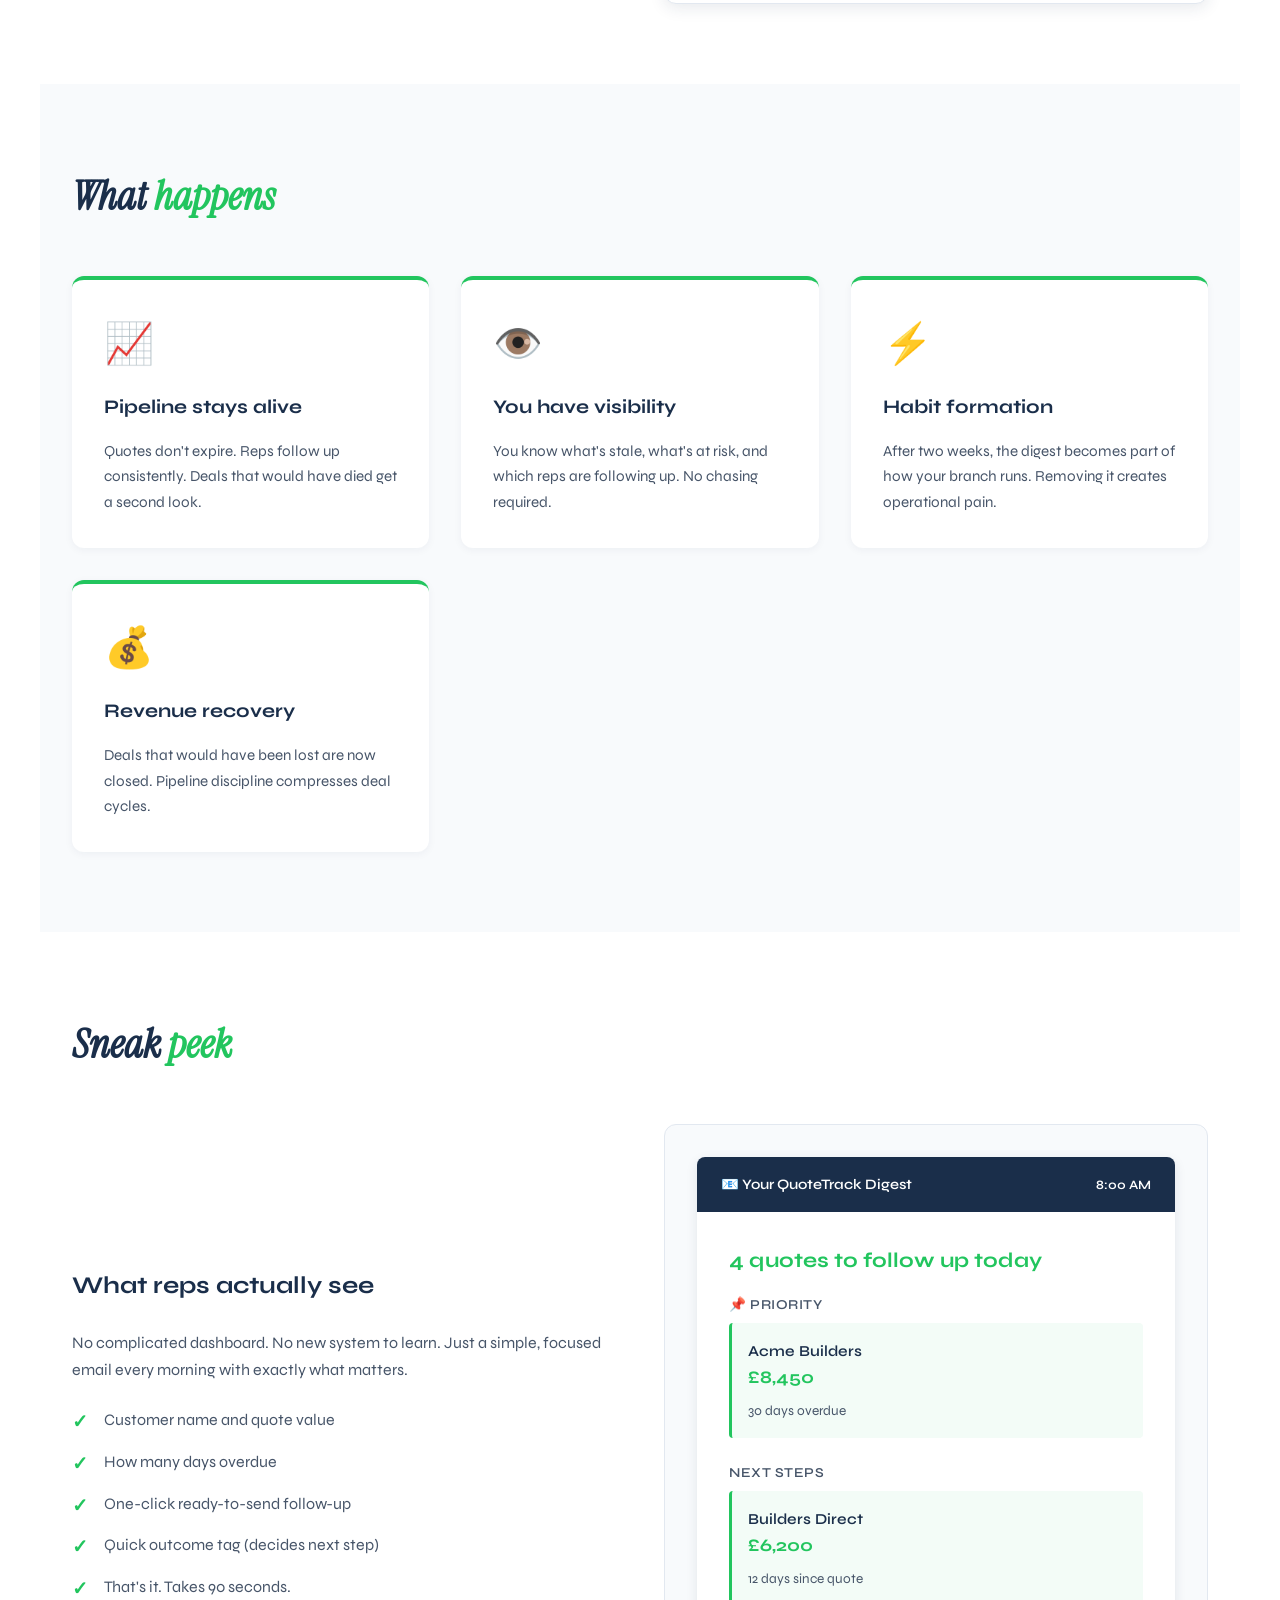
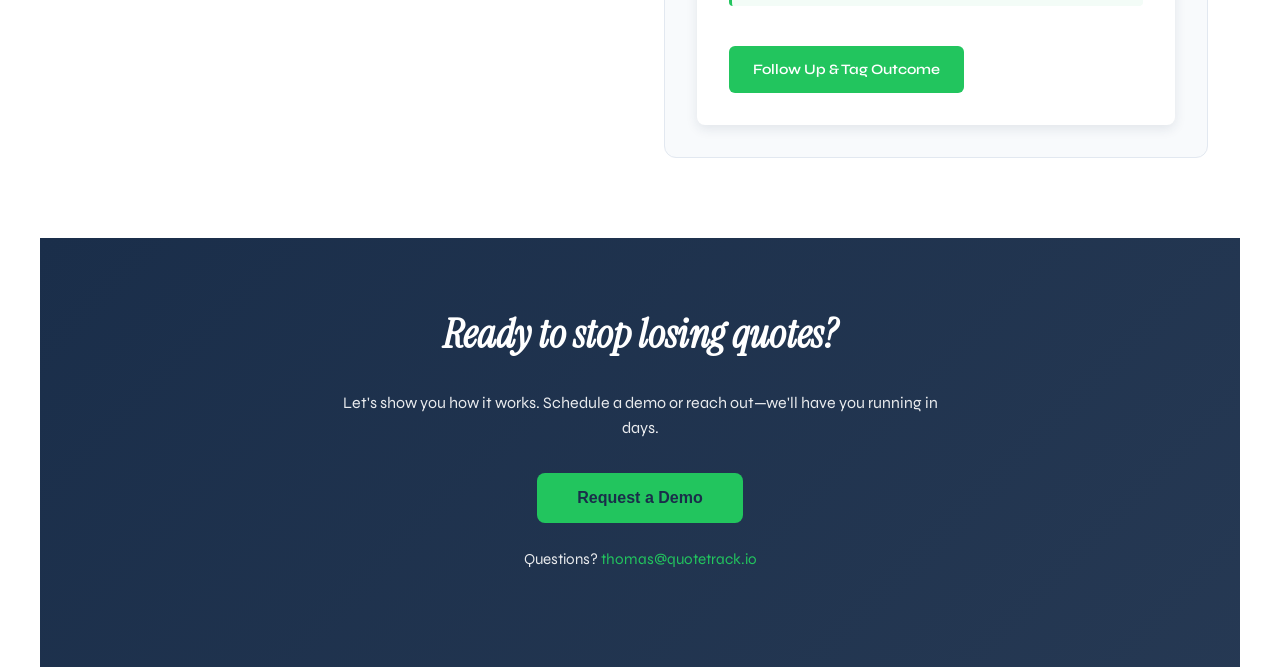
<file: quotetrack-landing.html>
<!DOCTYPE html>
<html lang="en">
<head>
    <meta charset="UTF-8">
    <meta name="viewport" content="width=device-width, initial-scale=1.0">
    <title>QuoteTrack – Quote Pipeline Execution for Trade Distribution</title>
    <link rel="preconnect" href="https://fonts.googleapis.com">
    <link rel="preconnect" href="https://fonts.gstatic.com" crossorigin>
    <link href="https://fonts.googleapis.com/css2?family=Instrument+Serif:ital@0;1&family=Syne:wght@400;500;600;700&display=swap" rel="stylesheet">
    <style>
        * {
            margin: 0;
            padding: 0;
            box-sizing: border-box;
        }

        :root {
            --navy: #1a2e4a;
            --green: #22c55e;
            --green-dark: #16a34a;
            --gray-light: #f8fafc;
            --gray-medium: #e2e8f0;
            --gray-dark: #475569;
            --white: #ffffff;
        }

        html {
            scroll-behavior: smooth;
        }

        body {
            font-family: 'Syne', sans-serif;
            color: var(--navy);
            background-color: var(--white);
            line-height: 1.6;
        }

        /* Header */
        header {
            position: sticky;
            top: 0;
            z-index: 100;
            background: var(--white);
            border-bottom: 1px solid var(--gray-medium);
            padding: 1rem 0;
        }

        .header-container {
            max-width: 1200px;
            margin: 0 auto;
            padding: 0 2rem;
            display: flex;
            justify-content: space-between;
            align-items: center;
        }

        .logo {
            font-family: 'Instrument Serif', serif;
            font-size: 1.5rem;
            font-weight: 600;
            letter-spacing: -0.5px;
        }

        .logo span:first-child {
            font-style: italic;
            color: var(--navy);
        }

        .logo span:last-child {
            font-weight: 700;
            color: var(--green);
        }

        nav a {
            margin-left: 2.5rem;
            text-decoration: none;
            color: var(--navy);
            font-size: 0.95rem;
            font-weight: 500;
            transition: color 0.3s ease;
        }

        nav a:hover {
            color: var(--green);
        }

        /* Hero */
        .hero {
            padding: 5rem 2rem;
            background: linear-gradient(135deg, var(--navy) 0%, rgba(26, 46, 74, 0.95) 100%);
            color: var(--white);
            position: relative;
            overflow: hidden;
        }

        .hero::before {
            content: '';
            position: absolute;
            top: -50%;
            right: -10%;
            width: 600px;
            height: 600px;
            background: radial-gradient(circle, var(--green) 0%, transparent 70%);
            opacity: 0.08;
            border-radius: 50%;
        }

        .hero-container {
            max-width: 1200px;
            margin: 0 auto;
            position: relative;
            z-index: 1;
        }

        .hero h1 {
            font-family: 'Instrument Serif', serif;
            font-size: 3.5rem;
            line-height: 1.2;
            margin-bottom: 1.5rem;
            font-weight: 600;
            font-style: italic;
            letter-spacing: -1px;
        }

        .hero h1 span {
            color: var(--green);
            font-style: normal;
        }

        .hero-subtitle {
            font-size: 1.25rem;
            color: rgba(255, 255, 255, 0.9);
            margin-bottom: 2rem;
            max-width: 600px;
            font-weight: 400;
            line-height: 1.7;
        }

        .cta-primary {
            display: inline-block;
            background: var(--green);
            color: var(--navy);
            padding: 1rem 2.5rem;
            border-radius: 8px;
            text-decoration: none;
            font-weight: 700;
            font-size: 1rem;
            transition: all 0.3s ease;
            border: none;
            cursor: pointer;
        }

        .cta-primary:hover {
            background: var(--green-dark);
            transform: translateY(-2px);
            box-shadow: 0 8px 20px rgba(34, 197, 94, 0.3);
        }

        /* Content sections */
        section {
            padding: 5rem 2rem;
            max-width: 1200px;
            margin: 0 auto;
        }

        .section-title {
            font-family: 'Instrument Serif', serif;
            font-size: 2.5rem;
            margin-bottom: 3rem;
            color: var(--navy);
            font-style: italic;
        }

        .section-title span {
            color: var(--green);
        }

        /* The Problem */
        .problem {
            background: var(--gray-light);
        }

        .problem-grid {
            display: grid;
            grid-template-columns: repeat(auto-fit, minmax(300px, 1fr));
            gap: 2.5rem;
        }

        .problem-card {
            background: var(--white);
            padding: 2rem;
            border-radius: 12px;
            border-left: 4px solid var(--green);
            box-shadow: 0 2px 8px rgba(26, 46, 74, 0.05);
        }

        .problem-card h3 {
            font-size: 1.2rem;
            margin-bottom: 1rem;
            color: var(--navy);
        }

        .problem-card p {
            color: var(--gray-dark);
            line-height: 1.7;
            font-size: 0.95rem;
        }

        /* The Product */
        .product {
            background: var(--white);
        }

        .product-content {
            display: grid;
            grid-template-columns: 1fr 1fr;
            gap: 3rem;
            align-items: center;
        }

        .product-text h3 {
            font-size: 1.5rem;
            margin-bottom: 1.5rem;
            color: var(--navy);
        }

        .workflow-step {
            display: flex;
            margin-bottom: 2rem;
            align-items: flex-start;
        }

        .workflow-number {
            display: flex;
            align-items: center;
            justify-content: center;
            width: 40px;
            height: 40px;
            background: var(--green);
            color: var(--white);
            border-radius: 50%;
            font-weight: 700;
            margin-right: 1.5rem;
            flex-shrink: 0;
        }

        .workflow-text h4 {
            margin-bottom: 0.5rem;
            color: var(--navy);
            font-size: 1rem;
        }

        .workflow-text p {
            color: var(--gray-dark);
            font-size: 0.9rem;
            line-height: 1.5;
        }

        .product-visual {
            background: var(--white);
            border-radius: 12px;
            padding: 2rem;
            box-shadow: 0 4px 16px rgba(26, 46, 74, 0.1);
            border: 1px solid var(--gray-medium);
        }

        .visual-header {
            background: var(--navy);
            color: var(--white);
            padding: 1rem;
            border-radius: 8px;
            margin-bottom: 1.5rem;
            text-align: center;
        }

        .visual-header h4 {
            font-size: 0.9rem;
            font-weight: 600;
            letter-spacing: 0.5px;
            text-transform: uppercase;
        }

        .digest-preview {
            background: var(--gray-light);
            border: 1px solid var(--gray-medium);
            border-radius: 8px;
            padding: 1.5rem;
            margin-bottom: 1rem;
        }

        .digest-item {
            display: flex;
            justify-content: space-between;
            align-items: center;
            padding: 0.75rem 0;
            border-bottom: 1px solid var(--gray-medium);
        }

        .digest-item:last-child {
            border-bottom: none;
        }

        .digest-value {
            font-weight: 700;
            color: var(--green);
            font-size: 1.1rem;
        }

        .digest-label {
            font-size: 0.85rem;
            color: var(--gray-dark);
        }

        .action-button {
            width: 100%;
            background: var(--green);
            color: var(--white);
            border: none;
            padding: 0.75rem;
            border-radius: 6px;
            font-weight: 600;
            font-size: 0.9rem;
            cursor: pointer;
            margin-top: 1rem;
        }

        /* Outcomes */
        .outcomes {
            background: var(--gray-light);
        }

        .outcomes-grid {
            display: grid;
            grid-template-columns: repeat(auto-fit, minmax(320px, 1fr));
            gap: 2rem;
        }

        .outcome-card {
            background: var(--white);
            padding: 2rem;
            border-radius: 12px;
            box-shadow: 0 2px 8px rgba(26, 46, 74, 0.05);
            border-top: 4px solid var(--green);
        }

        .outcome-icon {
            font-size: 2.5rem;
            margin-bottom: 1rem;
        }

        .outcome-card h3 {
            font-size: 1.2rem;
            margin-bottom: 1rem;
            color: var(--navy);
        }

        .outcome-card p {
            color: var(--gray-dark);
            line-height: 1.7;
            font-size: 0.95rem;
        }

        /* Sneak Peek */
        .sneak-peek {
            background: var(--white);
        }

        .sneak-content {
            display: grid;
            grid-template-columns: 1fr 1fr;
            gap: 3rem;
            align-items: center;
        }

        .sneak-text h3 {
            font-size: 1.5rem;
            margin-bottom: 1.5rem;
            color: var(--navy);
        }

        .sneak-text p {
            color: var(--gray-dark);
            margin-bottom: 1.5rem;
            line-height: 1.7;
        }

        .sneak-features {
            list-style: none;
        }

        .sneak-features li {
            margin-bottom: 1rem;
            padding-left: 2rem;
            position: relative;
            color: var(--gray-dark);
            line-height: 1.6;
        }

        .sneak-features li::before {
            content: '✓';
            position: absolute;
            left: 0;
            color: var(--green);
            font-weight: 700;
            font-size: 1.2rem;
        }

        /* Modal */
        .modal {
            display: none;
            position: fixed;
            z-index: 1000;
            left: 0;
            top: 0;
            width: 100%;
            height: 100%;
            background-color: rgba(26, 46, 74, 0.5);
        }

        .modal-content {
            background-color: var(--white);
            margin: 5% auto;
            padding: 2rem;
            border-radius: 12px;
            width: 90%;
            max-width: 500px;
            box-shadow: 0 8px 32px rgba(26, 46, 74, 0.2);
        }

        .close-modal {
            color: var(--gray-dark);
            float: right;
            font-size: 28px;
            font-weight: bold;
            cursor: pointer;
            transition: color 0.3s ease;
        }

        .close-modal:hover {
            color: var(--navy);
        }

        .modal h2 {
            font-family: 'Instrument Serif', serif;
            font-size: 1.8rem;
            margin-bottom: 1.5rem;
            color: var(--navy);
            font-style: italic;
        }

        .modal-form {
            display: flex;
            flex-direction: column;
            gap: 1.5rem;
        }

        .form-group {
            display: flex;
            flex-direction: column;
        }

        .form-group label {
            margin-bottom: 0.5rem;
            font-weight: 600;
            color: var(--navy);
            font-size: 0.95rem;
        }

        .form-group input,
        .form-group textarea {
            padding: 0.75rem;
            border: 1px solid var(--gray-medium);
            border-radius: 6px;
            font-family: inherit;
            font-size: 0.95rem;
            transition: border-color 0.3s ease;
        }

        .form-group input:focus,
        .form-group textarea:focus {
            outline: none;
            border-color: var(--green);
            box-shadow: 0 0 0 3px rgba(34, 197, 94, 0.1);
        }

        .form-group textarea {
            resize: vertical;
            min-height: 100px;
        }

        .form-submit {
            background: var(--green);
            color: var(--white);
            padding: 0.75rem;
            border: none;
            border-radius: 6px;
            font-weight: 700;
            font-size: 1rem;
            cursor: pointer;
            transition: all 0.3s ease;
        }

        .form-submit:hover {
            background: var(--green-dark);
            transform: translateY(-2px);
            box-shadow: 0 4px 12px rgba(34, 197, 94, 0.3);
        }

        .sneak-visual {
            background: var(--gray-light);
            border-radius: 12px;
            padding: 2rem;
            border: 1px solid var(--gray-medium);
        }

        .email-preview {
            background: var(--white);
            border-radius: 8px;
            overflow: hidden;
            box-shadow: 0 4px 12px rgba(26, 46, 74, 0.1);
        }

        .email-header {
            background: var(--navy);
            color: var(--white);
            padding: 1rem 1.5rem;
            font-size: 0.9rem;
            font-weight: 600;
            display: flex;
            justify-content: space-between;
            align-items: center;
        }

        .email-body {
            padding: 2rem;
        }

        .email-title {
            color: var(--green);
            font-size: 1.3rem;
            font-weight: 700;
            margin-bottom: 1rem;
        }

        .email-section {
            margin-bottom: 1.5rem;
        }

        .email-section-label {
            font-size: 0.85rem;
            color: var(--gray-dark);
            font-weight: 600;
            text-transform: uppercase;
            letter-spacing: 0.5px;
            margin-bottom: 0.5rem;
        }

        .email-quote {
            background: rgba(34, 197, 94, 0.05);
            border-left: 3px solid var(--green);
            padding: 1rem;
            border-radius: 4px;
            margin-bottom: 0.75rem;
        }

        .email-quote-customer {
            font-weight: 600;
            color: var(--navy);
            font-size: 0.95rem;
        }

        .email-quote-value {
            color: var(--green);
            font-weight: 700;
            font-size: 1.1rem;
        }

        .email-quote-days {
            color: var(--gray-dark);
            font-size: 0.85rem;
            margin-top: 0.5rem;
        }

        .email-cta {
            background: var(--green);
            color: var(--white);
            padding: 0.75rem 1.5rem;
            border-radius: 6px;
            text-decoration: none;
            font-weight: 600;
            font-size: 0.9rem;
            display: inline-block;
            margin-top: 1rem;
        }

        /* Footer CTA */
        .footer-cta {
            background: linear-gradient(135deg, var(--navy) 0%, rgba(26, 46, 74, 0.95) 100%);
            color: var(--white);
            padding: 4rem 2rem;
            text-align: center;
        }

        .footer-cta h2 {
            font-family: 'Instrument Serif', serif;
            font-size: 2.5rem;
            margin-bottom: 1.5rem;
            font-style: italic;
            font-weight: 600;
        }

        .footer-cta p {
            font-size: 1rem;
            margin-bottom: 2rem;
            color: rgba(255, 255, 255, 0.9);
            max-width: 600px;
            margin-left: auto;
            margin-right: auto;
        }

        .footer-cta a {
            color: var(--green);
            text-decoration: none;
        }

        .footer-cta a:hover {
            text-decoration: underline;
        }

        /* Footer */
        footer {
            background: var(--navy);
            color: rgba(255, 255, 255, 0.6);
            padding: 2rem;
            text-align: center;
            font-size: 0.9rem;
        }

        footer a {
            color: var(--green);
            text-decoration: none;
        }

        footer a:hover {
            text-decoration: underline;
        }

        /* Responsive */
        @media (max-width: 768px) {
            .hero h1 {
                font-size: 2.5rem;
            }

            .section-title {
                font-size: 2rem;
            }

            .product-content,
            .sneak-content {
                grid-template-columns: 1fr;
            }

            nav a {
                margin-left: 1.5rem;
                font-size: 0.85rem;
            }

            .header-container {
                padding: 0 1rem;
            }

            section {
                padding: 3rem 1.5rem;
            }

            .hero {
                padding: 3rem 1.5rem;
            }
        }

        @media (max-width: 480px) {
            .hero h1 {
                font-size: 2rem;
            }

            .section-title {
                font-size: 1.5rem;
            }

            nav {
                display: none;
            }

            .email-header {
                flex-direction: column;
                text-align: center;
                gap: 0.5rem;
            }
        }

        /* Animations */
        @keyframes fadeInUp {
            from {
                opacity: 0;
                transform: translateY(20px);
            }
            to {
                opacity: 1;
                transform: translateY(0);
            }
        }

        section {
            animation: fadeInUp 0.6s ease-out;
        }

        .problem-card,
        .outcome-card {
            transition: transform 0.3s ease, box-shadow 0.3s ease;
        }

        .problem-card:hover,
        .outcome-card:hover {
            transform: translateY(-4px);
            box-shadow: 0 8px 24px rgba(26, 46, 74, 0.15);
        }
    </style>
</head>
<body>
    <!-- Header -->
    <header>
        <div class="header-container">
            <div class="logo">
                <span>Quote</span><span>Track</span>
            </div>
            <nav>
                <a href="#problem">Problem</a>
                <a href="#product">Product</a>
                <a href="#outcomes">Outcomes</a>
                <a href="#sneak-peek">Sneak Peek</a>
            </nav>
        </div>
    </header>

    <!-- Hero -->
    <section class="hero">
        <div class="hero-container">
            <h1>Stop losing <span>quotes</span></h1>
            <p class="hero-subtitle">Reps follow up daily. Pipeline stays alive. Deals close.</p>
            <button class="cta-primary" onclick="document.getElementById('demo-modal').style.display='block'">See a Demo</button>
        </div>
    </section>

    <!-- Problem -->
    <section id="problem" class="problem">
        <h2 class="section-title">The <span>problem</span></h2>
        
        <div class="problem-grid">
            <div class="problem-card">
                <h3>Hundreds of quotes issued</h3>
                <p>Your reps quote constantly. Every week, new quotes go into the ERP. Most are never followed up.</p>
            </div>
            <div class="problem-card">
                <h3>But nothing gets followed up</h3>
                <p>Without a system, follow-up relies on rep memory. Deals slip through the cracks. Revenue disappears silently.</p>
            </div>
            <div class="problem-card">
                <h3>You have no visibility</h3>
                <p>You can't see what's stale without chasing reps. No way to know what pipeline is at risk until it's too late.</p>
            </div>
        </div>
    </section>

    <!-- Product -->
    <section id="product" class="product">
        <h2 class="section-title">The <span>product</span></h2>
        
        <div class="product-content">
            <div class="product-text">
                <h3>Daily digest. Daily action.</h3>
                
                <div class="workflow-step">
                    <div class="workflow-number">1</div>
                    <div class="workflow-text">
                        <h4>Digest arrives in inbox</h4>
                        <p>Every morning, reps see exactly what needs following up. No app. No login. Just email.</p>
                    </div>
                </div>

                <div class="workflow-step">
                    <div class="workflow-number">2</div>
                    <div class="workflow-text">
                        <h4>One click → pre-filled email</h4>
                        <p>Customer name, quote value, context—all ready. Rep sends in 10 seconds.</p>
                    </div>
                </div>

                <div class="workflow-step">
                    <div class="workflow-number">3</div>
                    <div class="workflow-text">
                        <h4>Tag outcome. Next step locks in.</h4>
                        <p>Long-term project? Tender? Not progressing? System auto-schedules the next follow-up.</p>
                    </div>
                </div>

                <div class="workflow-step">
                    <div class="workflow-number">4</div>
                    <div class="workflow-text">
                        <h4>Quote converts → task vanishes</h4>
                        <p>When it closes in your ERP, the task removes itself. No stale follow-ups ever.</p>
                    </div>
                </div>
            </div>

            <div class="product-visual">
                <div class="visual-header">
                    <h4>Daily Digest</h4>
                </div>
                <div class="digest-preview">
                    <div class="digest-item">
                        <span class="digest-label">Quotes to follow up</span>
                        <span class="digest-value">4</span>
                    </div>
                    <div class="digest-item">
                        <span class="digest-label">Total value at risk</span>
                        <span class="digest-value">£18,450</span>
                    </div>
                    <div class="digest-item">
                        <span class="digest-label">Days overdue (avg)</span>
                        <span class="digest-value">12</span>
                    </div>
                </div>
                <button class="action-button">View & Follow Up</button>
                <p style="color: var(--gray-dark); font-size: 0.85rem; margin-top: 1rem; text-align: center; line-height: 1.5;">Managers also get their own digest showing all reps, all branches, all stale quotes.</p>
            </div>
        </div>
    </section>

    <!-- Outcomes -->
    <section id="outcomes" class="outcomes">
        <h2 class="section-title">What <span>happens</span></h2>
        
        <div class="outcomes-grid">
            <div class="outcome-card">
                <div class="outcome-icon">📈</div>
                <h3>Pipeline stays alive</h3>
                <p>Quotes don't expire. Reps follow up consistently. Deals that would have died get a second look.</p>
            </div>
            <div class="outcome-card">
                <div class="outcome-icon">👁️</div>
                <h3>You have visibility</h3>
                <p>You know what's stale, what's at risk, and which reps are following up. No chasing required.</p>
            </div>
            <div class="outcome-card">
                <div class="outcome-icon">⚡</div>
                <h3>Habit formation</h3>
                <p>After two weeks, the digest becomes part of how your branch runs. Removing it creates operational pain.</p>
            </div>
            <div class="outcome-card">
                <div class="outcome-icon">💰</div>
                <h3>Revenue recovery</h3>
                <p>Deals that would have been lost are now closed. Pipeline discipline compresses deal cycles.</p>
            </div>
        </div>
    </section>

    <!-- Sneak Peek -->
    <section id="sneak-peek" class="sneak-peek">
        <h2 class="section-title">Sneak <span>peek</span></h2>
        
        <div class="sneak-content">
            <div class="sneak-text">
                <h3>What reps actually see</h3>
                <p>No complicated dashboard. No new system to learn. Just a simple, focused email every morning with exactly what matters.</p>
                
                <ul class="sneak-features">
                    <li>Customer name and quote value</li>
                    <li>How many days overdue</li>
                    <li>One-click ready-to-send follow-up</li>
                    <li>Quick outcome tag (decides next step)</li>
                    <li>That's it. Takes 90 seconds.</li>
                </ul>
            </div>

            <div class="sneak-visual">
                <div class="email-preview">
                    <div class="email-header">
                        <span>📧 Your QuoteTrack Digest</span>
                        <span style="font-size: 0.8rem;">8:00 AM</span>
                    </div>
                    <div class="email-body">
                        <div class="email-title">4 quotes to follow up today</div>
                        <div class="email-section">
                            <div class="email-section-label">📌 Priority</div>
                            <div class="email-quote">
                                <div class="email-quote-customer">Acme Builders</div>
                                <div class="email-quote-value">£8,450</div>
                                <div class="email-quote-days">30 days overdue</div>
                            </div>
                        </div>
                        <div class="email-section">
                            <div class="email-section-label">Next Steps</div>
                            <div class="email-quote">
                                <div class="email-quote-customer">Builders Direct</div>
                                <div class="email-quote-value">£6,200</div>
                                <div class="email-quote-days">12 days since quote</div>
                            </div>
                        </div>
                        <a href="#" class="email-cta">Follow Up & Tag Outcome</a>
                    </div>
                </div>
            </div>
        </div>
    </section>

    <!-- Footer CTA -->
    <section id="cta-section" class="footer-cta">
        <h2>Ready to stop losing quotes?</h2>
        <p>Let's show you how it works. Schedule a demo or reach out—we'll have you running in days.</p>
        <button class="cta-primary" onclick="document.getElementById('demo-modal').style.display='block'">Request a Demo</button>
        <p style="margin-top: 1.5rem; font-size: 0.95rem;">Questions? <a href="mailto:thomas@quotetrack.io">thomas@quotetrack.io</a></p>
    </section>

    <!-- Demo Modal -->
    <div id="demo-modal" class="modal">
        <div class="modal-content">
            <span class="close-modal" onclick="document.getElementById('demo-modal').style.display='none'">&times;</span>
            <h2>Request a <span style="color: var(--green);">demo</span></h2>
            
            <form class="modal-form" action="https://formspree.io/f/mgorjjjd" method="POST">
                <div class="form-group">
                    <label for="name">Your Name</label>
                    <input type="text" id="name" name="name" required>
                </div>
                
                <div class="form-group">
                    <label for="email">Email</label>
                    <input type="email" id="email" name="email" required>
                </div>
                
                <div class="form-group">
                    <label for="company">Company</label>
                    <input type="text" id="company" name="company">
                </div>
                
                <div class="form-group">
                    <label for="message">Tell us about your business</label>
                    <textarea id="message" name="message" placeholder="Number of reps, branches, ERP system, etc."></textarea>
                </div>
                
                <button type="submit" class="form-submit">Send Demo Request</button>
            </form>
        </div>
    </div>

    <!-- Close modal when clicking outside -->
    <script>
        window.onclick = function(event) {
            const modal = document.getElementById('demo-modal');
            if (event.target == modal) {
                modal.style.display = "none";
            }
        }
    </script>
</file>
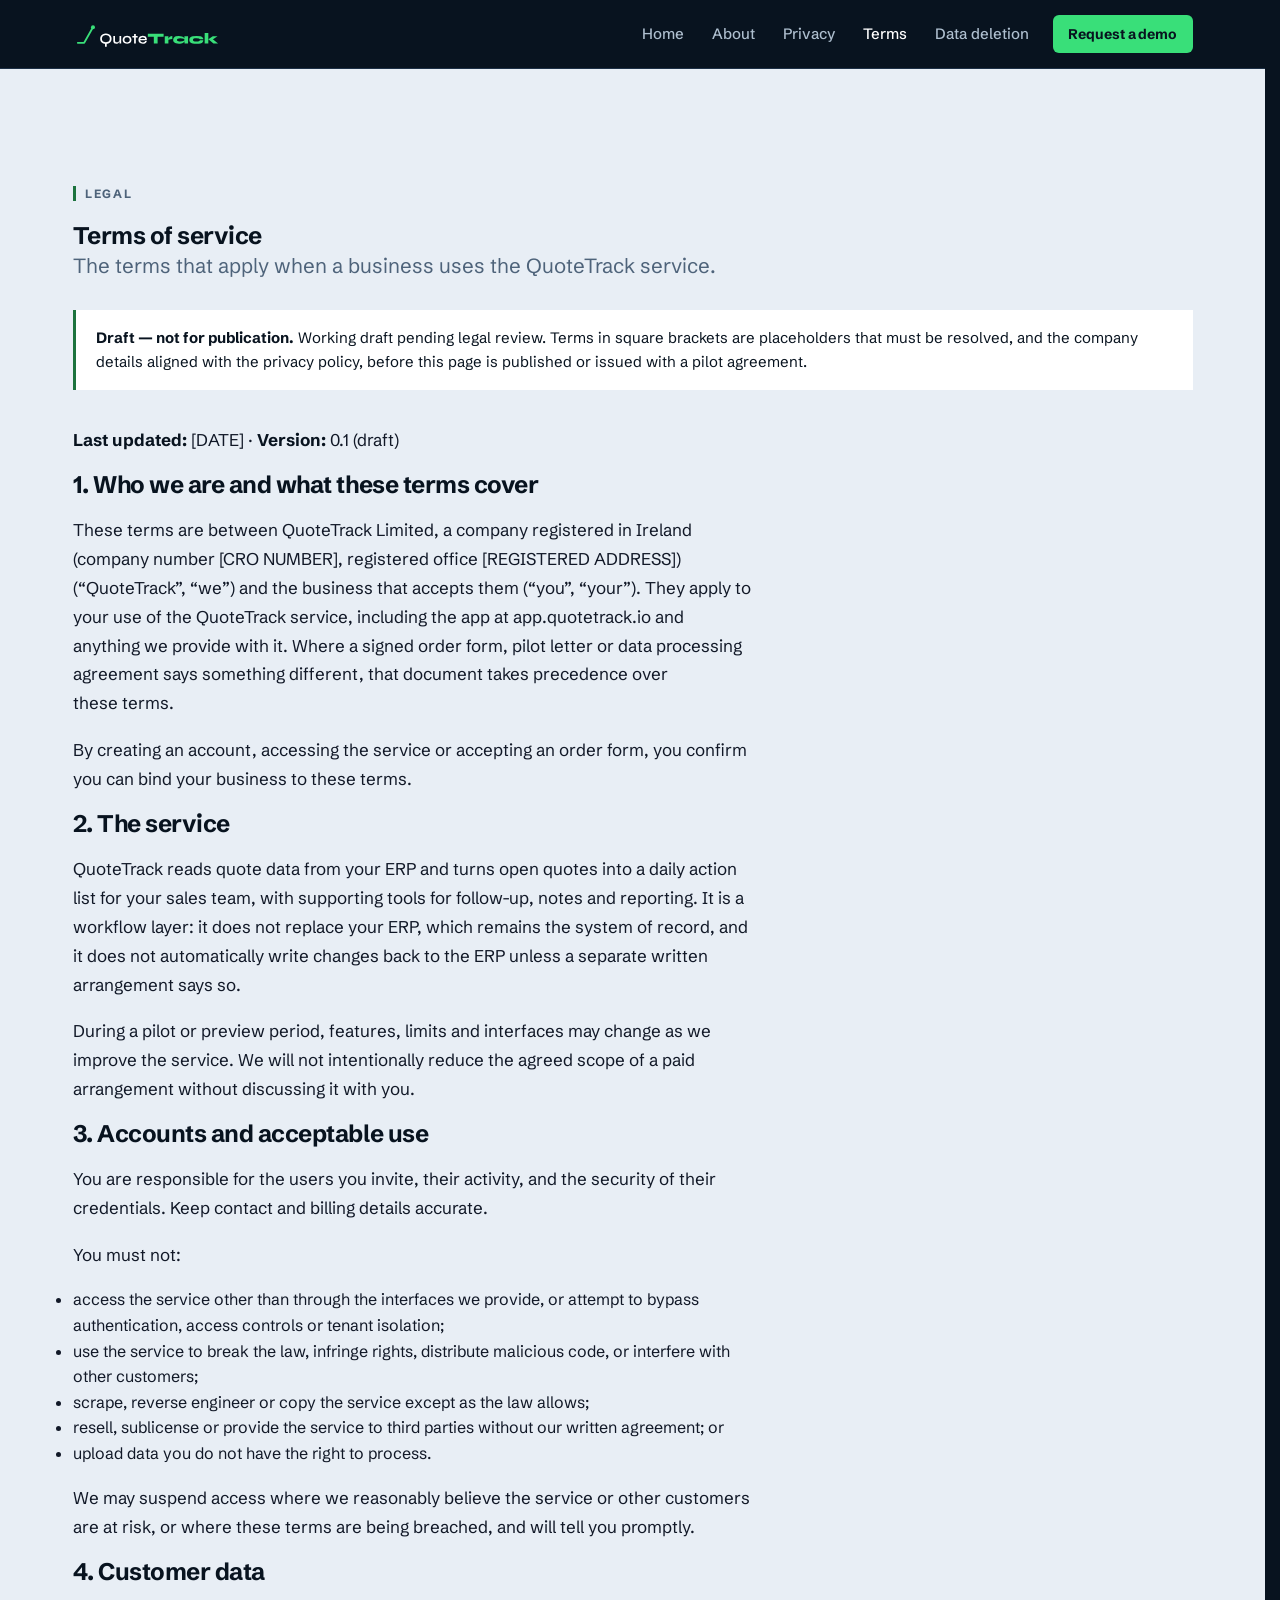
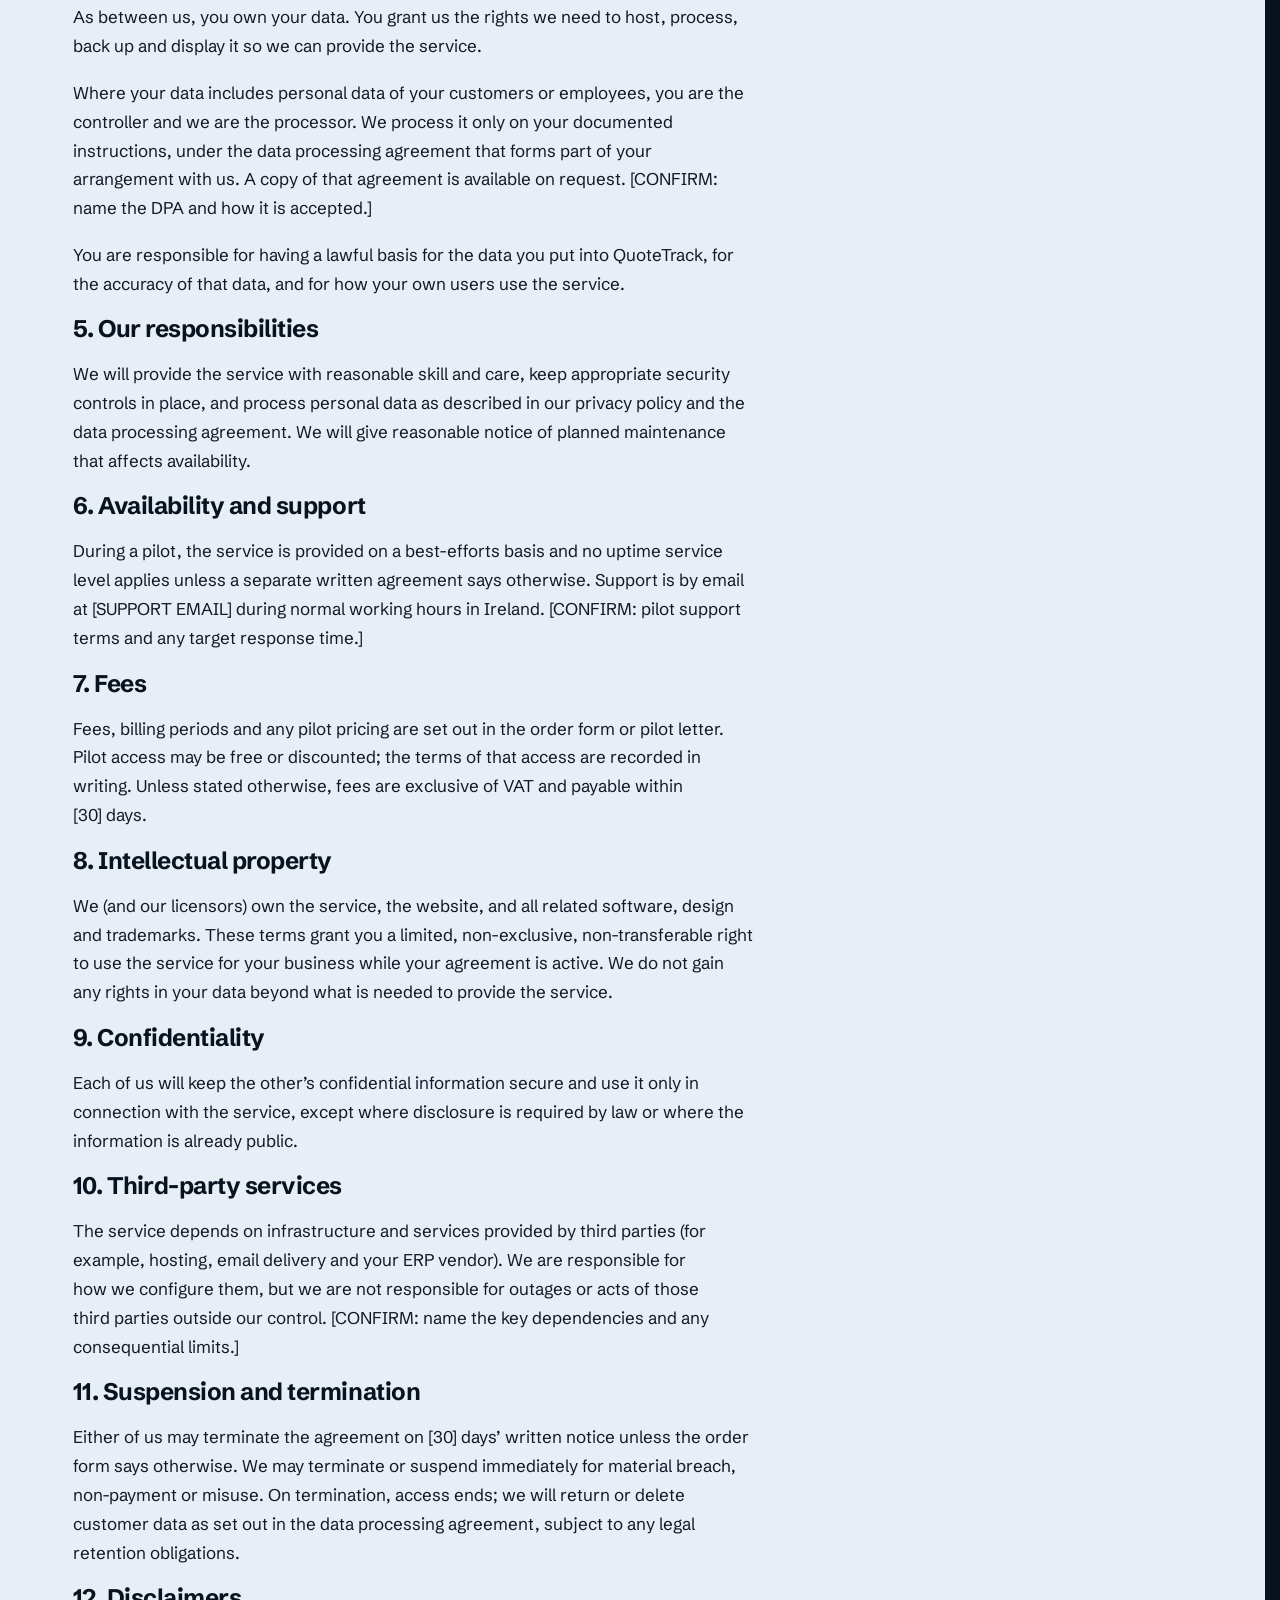
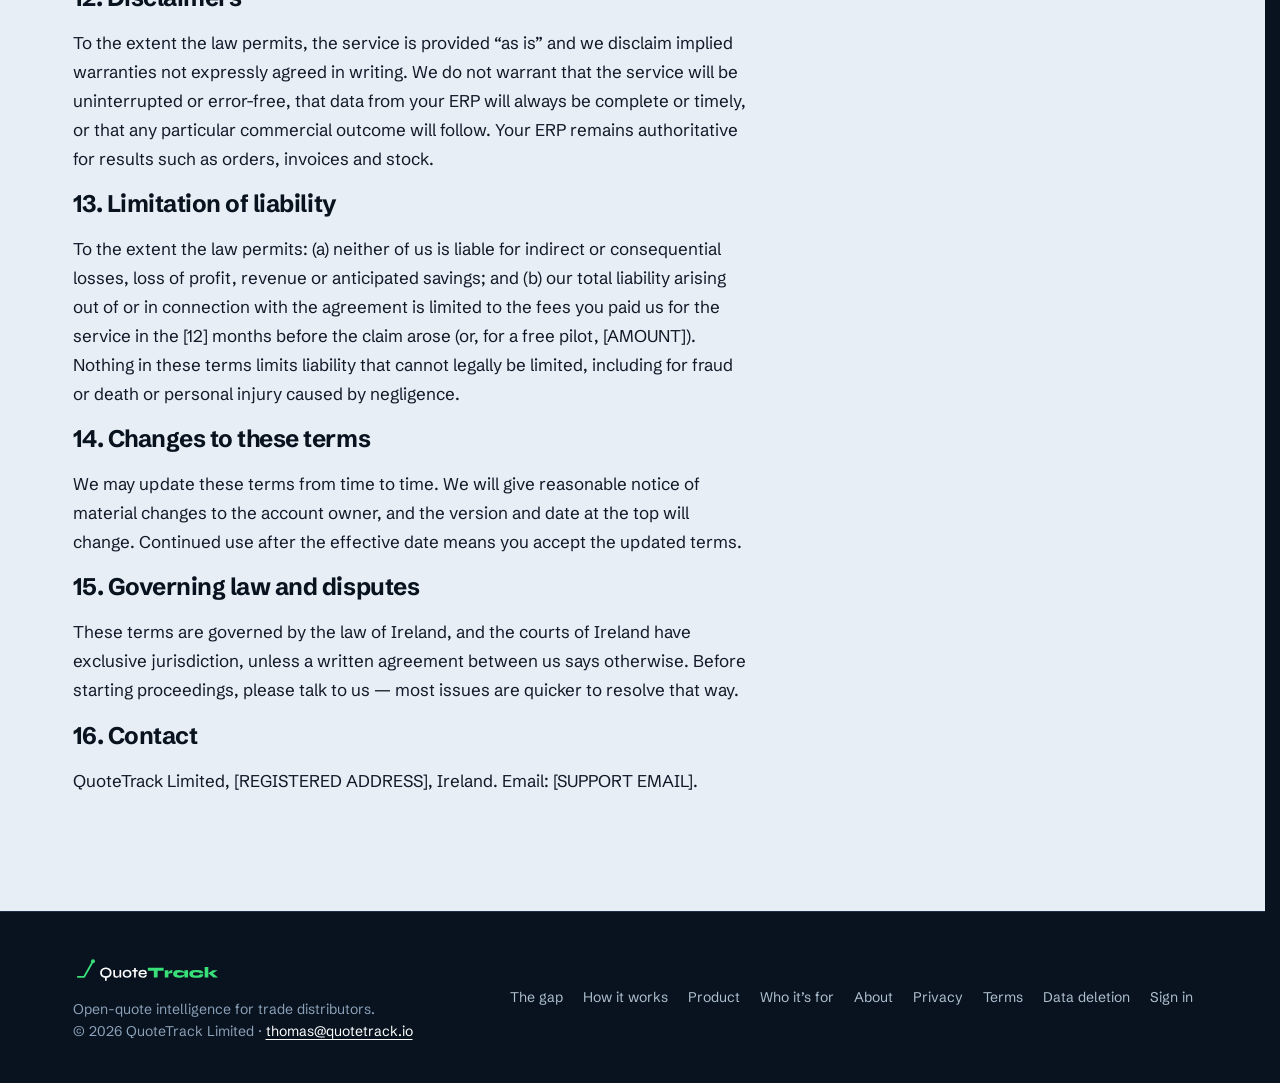
<file: terms.html>
<!DOCTYPE html>
<html lang="en">
<head>
<meta charset="utf-8">
<meta name="viewport" content="width=device-width, initial-scale=1">
<title>Terms of service — QuoteTrack</title>
<meta name="description" content="The terms that apply when a business uses the QuoteTrack service.">
<!-- TODO(legal review): remove robots noindex before these terms are offered to customers. -->
<meta name="robots" content="noindex">
<meta name="theme-color" content="#08131f">
<link rel="icon" href="assets/icon.svg" type="image/svg+xml">
<link rel="canonical" href="https://www.quotetrack.io/terms.html">
<link rel="preload" href="assets/fonts/schibsted-grotesk-latin.woff2" as="font" type="font/woff2" crossorigin>
<link rel="stylesheet" href="assets/site.css">
<style>
/* Legal pages sit on a light section; .prose's dark-section defaults need a light-ground override. */
.section--light .prose strong { color: var(--brand); }
.section--light .prose a { color: var(--signal-deep); }
</style>
</head>
<body>

<a class="skip-link" href="#main">Skip to content</a>

<header class="site-header">
  <div class="container site-header__inner">
    <a class="wordmark" href="index.html" aria-label="QuoteTrack — home">
      <img src="assets/logo-dark.svg" width="150" height="32" alt="QuoteTrack">
    </a>
    <nav class="site-nav" aria-label="Primary">
      <a href="index.html">Home</a>
      <a href="about.html">About</a>
      <a href="privacy.html">Privacy</a>
      <a href="terms.html" aria-current="page">Terms</a>
      <a href="data-deletion.html">Data deletion</a>
    </nav>
    <a class="btn btn--primary btn--sm" href="index.html#demo">Request a demo</a>
  </div>
</header>

<main id="main">
<section class="section section--light">
  <div class="container">
    <p class="label">Legal</p>
    <h1>Terms of service</h1>
    <p class="lead">The terms that apply when a business uses the QuoteTrack service.</p>

    <div style="margin-top:1.75rem;padding:1rem 1.25rem;border-left:3px solid var(--signal-deep);background:var(--white);color:var(--brand)">
      <p style="margin:0;font-size:.9375rem"><strong>Draft — not for publication.</strong> Working draft pending legal review. Terms in square brackets are placeholders that must be resolved, and the company details aligned with the privacy policy, before this page is published or issued with a pilot agreement.</p>
    </div>

    <div class="prose">
      <p><strong>Last updated:</strong> [DATE] · <strong>Version:</strong> 0.1 (draft)</p>

      <h2>1. Who we are and what these terms cover</h2>
      <p>These terms are between QuoteTrack Limited, a company registered in Ireland (company number [CRO NUMBER], registered office [REGISTERED ADDRESS]) (“QuoteTrack”, “we”) and the business that accepts them (“you”, “your”). They apply to your use of the QuoteTrack service, including the app at app.quotetrack.io and anything we provide with it. Where a signed order form, pilot letter or data processing agreement says something different, that document takes precedence over these terms.</p>
      <p>By creating an account, accessing the service or accepting an order form, you confirm you can bind your business to these terms.</p>

      <h2>2. The service</h2>
      <p>QuoteTrack reads quote data from your ERP and turns open quotes into a daily action list for your sales team, with supporting tools for follow-up, notes and reporting. It is a workflow layer: it does not replace your ERP, which remains the system of record, and it does not automatically write changes back to the ERP unless a separate written arrangement says so.</p>
      <p>During a pilot or preview period, features, limits and interfaces may change as we improve the service. We will not intentionally reduce the agreed scope of a paid arrangement without discussing it with you.</p>

      <h2>3. Accounts and acceptable use</h2>
      <p>You are responsible for the users you invite, their activity, and the security of their credentials. Keep contact and billing details accurate.</p>
      <p>You must not:</p>
      <ul>
        <li>access the service other than through the interfaces we provide, or attempt to bypass authentication, access controls or tenant isolation;</li>
        <li>use the service to break the law, infringe rights, distribute malicious code, or interfere with other customers;</li>
        <li>scrape, reverse engineer or copy the service except as the law allows;</li>
        <li>resell, sublicense or provide the service to third parties without our written agreement; or</li>
        <li>upload data you do not have the right to process.</li>
      </ul>
      <p>We may suspend access where we reasonably believe the service or other customers are at risk, or where these terms are being breached, and will tell you promptly.</p>

      <h2>4. Customer data</h2>
      <p>As between us, you own your data. You grant us the rights we need to host, process, back up and display it so we can provide the service.</p>
      <p>Where your data includes personal data of your customers or employees, you are the controller and we are the processor. We process it only on your documented instructions, under the data processing agreement that forms part of your arrangement with us. A copy of that agreement is available on request. [CONFIRM: name the DPA and how it is accepted.]</p>
      <p>You are responsible for having a lawful basis for the data you put into QuoteTrack, for the accuracy of that data, and for how your own users use the service.</p>

      <h2>5. Our responsibilities</h2>
      <p>We will provide the service with reasonable skill and care, keep appropriate security controls in place, and process personal data as described in our privacy policy and the data processing agreement. We will give reasonable notice of planned maintenance that affects availability.</p>

      <h2>6. Availability and support</h2>
      <p>During a pilot, the service is provided on a best-efforts basis and no uptime service level applies unless a separate written agreement says otherwise. Support is by email at [SUPPORT EMAIL] during normal working hours in Ireland. [CONFIRM: pilot support terms and any target response time.]</p>

      <h2>7. Fees</h2>
      <p>Fees, billing periods and any pilot pricing are set out in the order form or pilot letter. Pilot access may be free or discounted; the terms of that access are recorded in writing. Unless stated otherwise, fees are exclusive of VAT and payable within [30] days.</p>

      <h2>8. Intellectual property</h2>
      <p>We (and our licensors) own the service, the website, and all related software, design and trademarks. These terms grant you a limited, non-exclusive, non-transferable right to use the service for your business while your agreement is active. We do not gain any rights in your data beyond what is needed to provide the service.</p>

      <h2>9. Confidentiality</h2>
      <p>Each of us will keep the other’s confidential information secure and use it only in connection with the service, except where disclosure is required by law or where the information is already public.</p>

      <h2>10. Third-party services</h2>
      <p>The service depends on infrastructure and services provided by third parties (for example, hosting, email delivery and your ERP vendor). We are responsible for how we configure them, but we are not responsible for outages or acts of those third parties outside our control. [CONFIRM: name the key dependencies and any consequential limits.]</p>

      <h2>11. Suspension and termination</h2>
      <p>Either of us may terminate the agreement on [30] days’ written notice unless the order form says otherwise. We may terminate or suspend immediately for material breach, non-payment or misuse. On termination, access ends; we will return or delete customer data as set out in the data processing agreement, subject to any legal retention obligations.</p>

      <h2>12. Disclaimers</h2>
      <p>To the extent the law permits, the service is provided “as is” and we disclaim implied warranties not expressly agreed in writing. We do not warrant that the service will be uninterrupted or error-free, that data from your ERP will always be complete or timely, or that any particular commercial outcome will follow. Your ERP remains authoritative for results such as orders, invoices and stock.</p>

      <h2>13. Limitation of liability</h2>
      <p>To the extent the law permits: (a) neither of us is liable for indirect or consequential losses, loss of profit, revenue or anticipated savings; and (b) our total liability arising out of or in connection with the agreement is limited to the fees you paid us for the service in the [12] months before the claim arose (or, for a free pilot, [AMOUNT]). Nothing in these terms limits liability that cannot legally be limited, including for fraud or death or personal injury caused by negligence.</p>

      <h2>14. Changes to these terms</h2>
      <p>We may update these terms from time to time. We will give reasonable notice of material changes to the account owner, and the version and date at the top will change. Continued use after the effective date means you accept the updated terms.</p>

      <h2>15. Governing law and disputes</h2>
      <p>These terms are governed by the law of Ireland, and the courts of Ireland have exclusive jurisdiction, unless a written agreement between us says otherwise. Before starting proceedings, please talk to us — most issues are quicker to resolve that way.</p>

      <h2>16. Contact</h2>
      <p>QuoteTrack Limited, [REGISTERED ADDRESS], Ireland. Email: [SUPPORT EMAIL].</p>
    </div>
  </div>
</section>
</main>

<footer class="site-footer">
  <div class="container site-footer__inner">
    <div>
      <a class="wordmark" href="index.html" aria-label="QuoteTrack — home" style="margin-bottom:.9rem">
        <img src="assets/logo-dark.svg" width="130" height="28" alt="QuoteTrack" loading="lazy">
      </a>
      <p>Open-quote intelligence for trade distributors.<br>
      © 2026 QuoteTrack Limited · <a href="mailto:thomas@quotetrack.io">thomas@quotetrack.io</a></p>
    </div>
    <nav aria-label="Footer">
      <a href="index.html#gap">The gap</a>
      <a href="index.html#how">How it works</a>
      <a href="index.html#product">Product</a>
      <a href="index.html#who">Who it’s for</a>
      <a href="about.html">About</a>
      <a href="privacy.html">Privacy</a>
      <a href="terms.html">Terms</a>
      <a href="data-deletion.html">Data deletion</a>
      <a href="https://app.quotetrack.io">Sign in</a>
    </nav>
  </div>
</footer>

</body>
</html>
</file>
<file: assets/site.css>
/* ==========================================================================
   QuoteTrack — landing site
   Design system: ../docs/reference/design-language.md (app repo)
   Tokens:        ../tokens/design-tokens.json — values copied, not imported.
   Brand:         navy #08131f + signal green #39df79 (2026-09-07 refresh)

   Two rules that govern nearly every choice below:
   1. Green on a light ground is --signal-deep, never --signal (#39df79 is
      1.75:1 on white).
   2. The focus ring follows the ground it is drawn on: green on dark, navy
      on light. --focus-ring inherits, and .panel-light flips it.
   ========================================================================== */

/* ---------- Fonts ---------- */
/* Schibsted Grotesk only. The wordmark is the shipped SVG with the Syne
   glyphs already outlined (../public/logo-*.svg), so Syne is never loaded —
   which makes "no Syne outside the wordmark" impossible to violate. */
@font-face {
  font-family: 'Schibsted Grotesk';
  font-style: normal;
  font-weight: 400 800;
  font-display: swap;
  src: url('fonts/schibsted-grotesk-latin.woff2') format('woff2');
  unicode-range: U+0000-00FF, U+0131, U+0152-0153, U+02BB-02BC, U+02C6, U+02DA,
    U+02DC, U+0304, U+0308, U+0329, U+2000-206F, U+20AC, U+2122, U+2191, U+2193,
    U+2212, U+2215, U+FEFF, U+FFFD;
}
@font-face {
  font-family: 'Schibsted Grotesk';
  font-style: normal;
  font-weight: 400 800;
  font-display: swap;
  src: url('fonts/schibsted-grotesk-latin-ext.woff2') format('woff2');
  unicode-range: U+0100-02BA, U+02BD-02C5, U+02C7-02CC, U+02CE-02D7, U+02DD-02FF,
    U+0304, U+0308, U+0329, U+1D00-1DBF, U+1E00-1E9F, U+1EF2-1EFF, U+2020,
    U+20A0-20AB, U+20AD-20C0, U+2113, U+2C60-2C7F, U+A720-A7FF;
}

/* ---------- Tokens ---------- */
:root {
  /* Brand ground + the deck's navy ramp */
  --brand: #08131f;
  --brand-1: #121f2e;
  --brand-2: #16273a;
  --brand-3: #1d3046;
  --brand-4: #24384e;
  --steel: #31506c;
  --steel-2: #4e637a;

  /* Blue-grey ramp */
  --blue-grey: #8ca0b8;
  --brand-soft: #aebfcf;
  --blue-grey-light: #b9c4d3;
  --surface-subtle: #e8eef5;
  --white: #ffffff;

  /* Accent — two greens, one per ground */
  --signal: #39df79;
  --signal-deep: #1d733e;

  /* Light-ground ink */
  --text-primary: #111827;

  /* Motion — the system's three durations, and nothing else for UI */
  --motion-fast: 150ms;
  --motion-base: 250ms;
  --motion-slow: 300ms;
  --ease: cubic-bezier(0.2, 0, 0.15, 1);

  /* Radius — 6px controls, 12px panels, full pills. Ceiling 12px. */
  --r-control: 6px;
  --r-panel: 12px;

  /* z-index scale, same bands as the app */
  --z-sticky: 10;
  --z-overlay: 40;

  /* The focus ring, on the page's default (dark) ground */
  --focus-ring: var(--signal);

  --container: 1200px;
  --gutter: clamp(1.25rem, 4vw, 2.5rem);
  --section-y: clamp(4rem, 9vw, 7.5rem);
}

/* ---------- Reset ---------- */
*, *::before, *::after { box-sizing: border-box; }
* { margin: 0; padding: 0; }

html {
  scroll-behavior: smooth;
  -webkit-text-size-adjust: 100%;
  scrollbar-gutter: stable;
}
@media (prefers-reduced-motion: reduce) { html { scroll-behavior: auto; } }

body {
  font-family: 'Schibsted Grotesk', ui-sans-serif, system-ui, -apple-system,
    'Segoe UI', Roboto, Helvetica, Arial, sans-serif;
  font-size: 1rem;
  line-height: 1.6;
  color: var(--brand-soft);
  background: var(--brand);
  -webkit-font-smoothing: antialiased;
  overflow-x: hidden;
}
/* Tabular figures ONLY where digits change in place, so the number does not
   jitter as it counts. Measured 2026-09-09: Schibsted Grotesk's `tnum` also
   tabularises the comma and the full stop, so a global rule renders "€47,000"
   as "€47 , 000" and "seat." as "seat ." — see REBUILD-NOTES.md. */
.bignum, .counter b { font-variant-numeric: tabular-nums; }

img, svg { display: block; max-width: 100%; }
img { height: auto; }
a { color: inherit; }
button, input, textarea, select { font: inherit; color: inherit; }

h1, h2, h3, h4 {
  color: var(--white);
  font-weight: 700;
  line-height: 1.1;
  letter-spacing: -0.02em;
  text-wrap: balance;
}
p { text-wrap: pretty; }

/* ---------- Focus: green on dark, navy on light, 2px, no offset ---------- */
:focus-visible {
  outline: 2px solid var(--focus-ring);
  outline-offset: 0;
}
:focus:not(:focus-visible) { outline: none; }

/* 🔴 The third case, measured 2026-09-09. A control whose OWN FILL is one of
   the brand pair defeats both rings: with no offset the ring is drawn on the
   page ground and hard against the fill, so it has to clear both.
     green button on navy — green ring 1.00:1 vs the fill (invisible, this page
       shipped it before it was measured); navy ring 1.00:1 vs the ground.
     navy button on light — mirrored, exactly.
   Every palette value was measured against both. signal-deep is the only one
   that clears 3:1 in either direction:
     #1d733e — 3.18:1 on navy   / 3.36:1 on the green fill
     #1d733e — 5.03:1 on #e8eef5 / 3.18:1 on the navy fill
   Runner-up #4e637a is 3.02/3.54 and is not an accent. So one rule covers both
   grounds, and no third ring colour is introduced. */
.btn--primary,
.skip-link,
.duel__tab[aria-pressed="true"],
.section--light .btn--primary { --focus-ring: var(--signal-deep); }

.skip-link {
  position: absolute;
  left: var(--gutter);
  top: 0;
  transform: translateY(-120%);
  z-index: var(--z-overlay);
  background: var(--signal);
  color: var(--brand);
  font-weight: 700;
  font-size: 0.875rem;
  padding: 0.6rem 1rem;
  border-radius: 0 0 var(--r-control) var(--r-control);
}
.skip-link:focus { transform: translateY(0); }

/* ---------- Layout ---------- */
.container {
  width: 100%;
  max-width: var(--container);
  margin-inline: auto;
  padding-inline: var(--gutter);
}
.section { padding-block: var(--section-y); position: relative; }
/* Anchored sections must land clear of the sticky header. */
.section[id], .hero, [id] { scroll-margin-top: 88px; }
.section + .section { border-top: 1px solid var(--brand-3); }

/* A light section: everything inside flips ground-dependent values. */
.section--light {
  background: var(--surface-subtle);
  color: var(--text-primary);
  --focus-ring: var(--brand);
}
.section--light h1, .section--light h2,
.section--light h3, .section--light h4 { color: var(--brand); }

/* ---------- Section label — the design system's green rail (§3.1) ---------- */
.label {
  display: flex;
  align-items: center;
  gap: 0.6rem;
  font-size: 0.75rem;
  font-weight: 700;
  letter-spacing: 0.14em;
  text-transform: uppercase;
  color: var(--blue-grey);
  margin-bottom: 1.25rem;
}
.label::before {
  content: "";
  width: 3px;
  height: 15px;
  background: var(--signal);
  flex: none;
}
.section--light .label { color: var(--steel-2); }
.section--light .label::before { background: var(--signal-deep); }

/* ---------- Type scale ---------- */
.display {
  font-size: clamp(2.5rem, 7.2vw, 5rem);
  font-weight: 800;
  line-height: 1.02;
  letter-spacing: -0.035em;
}
.h2 {
  font-size: clamp(1.75rem, 4.2vw, 3rem);
  font-weight: 700;
  letter-spacing: -0.025em;
  line-height: 1.08;
}
.h3 { font-size: 1.25rem; font-weight: 700; letter-spacing: -0.015em; }
.lead {
  font-size: clamp(1.0625rem, 1.6vw, 1.3125rem);
  line-height: 1.55;
  color: var(--brand-soft);
  max-width: 62ch;
}
.section--light .lead { color: var(--steel-2); }
.body { font-size: 1rem; line-height: 1.65; }
.small { font-size: 0.875rem; line-height: 1.55; }
.accent { color: var(--signal); }
.section--light .accent { color: var(--signal-deep); }
.num { font-variant-numeric: tabular-nums; }

/* ---------- Buttons ---------- */
.btn {
  display: inline-flex;
  align-items: center;
  justify-content: center;
  gap: 0.5rem;
  min-height: 44px;
  padding: 0.75rem 1.35rem;
  border-radius: var(--r-control);
  border: 1px solid transparent;
  font-size: 0.9375rem;
  font-weight: 700;
  letter-spacing: -0.005em;
  text-decoration: none;
  cursor: pointer;
  transition: background-color var(--motion-fast) var(--ease),
              border-color var(--motion-fast) var(--ease),
              color var(--motion-fast) var(--ease);
}
/* Primary on dark: green fill, navy label — 10.69:1 */
.btn--primary { background: var(--signal); color: var(--brand); }
.btn--primary:hover { background: var(--white); }
/* Primary on light: navy fill, white label — 18.70:1 */
.section--light .btn--primary { background: var(--brand); color: var(--white); }
.section--light .btn--primary:hover { background: var(--brand-1); }

.btn--ghost {
  background: transparent;
  color: var(--white);
  border-color: var(--brand-4);
}
.btn--ghost:hover { border-color: var(--brand-soft); background: var(--brand-1); }
.section--light .btn--ghost { color: var(--brand); border-color: var(--blue-grey-light); }
.section--light .btn--ghost:hover { background: var(--white); border-color: var(--steel); }

.btn--sm { min-height: 38px; padding: 0.45rem 0.9rem; font-size: 0.875rem; }

.actions { display: flex; flex-wrap: wrap; gap: 0.75rem; }

/* ---------- Panels ---------- */
.panel {
  background: var(--brand-1);
  border: 1px solid var(--brand-4);
  border-radius: var(--r-panel);
  padding: clamp(1.25rem, 3vw, 1.75rem);
}
/* A light panel on the dark page — real product UI is light, so green
   inside it must be --signal-deep and the focus ring flips to navy. */
.panel-light {
  background: var(--white);
  color: var(--text-primary);
  border: 1px solid var(--blue-grey-light);
  border-radius: var(--r-panel);
  --focus-ring: var(--brand);
}
.panel-light h3, .panel-light h4 { color: var(--brand); }

.pill {
  display: inline-flex;
  align-items: center;
  gap: 0.4rem;
  border-radius: 999px;
  padding: 0.25rem 0.7rem;
  font-size: 0.75rem;
  font-weight: 700;
  letter-spacing: 0.02em;
}

/* ==========================================================================
   Motion
   Default state is VISIBLE. The hidden start state is opted into only when
   JS is running (html.js), so the page is complete with JS disabled.
   Nothing containing text rests below opacity 1.
   ========================================================================== */
/* Content reveals are a ONE-SHOT IntersectionObserver, deliberately not a
   view() timeline. A view() timeline makes visibility a function of scroll
   position, so text un-reveals on the way back up and anything below a deep
   link lands at opacity 0. Copy must never depend on where the scrollbar is.
   Scroll-driven CSS is used below for the things that genuinely track scroll:
   the three rails and the convergence draw, all of them decorative.
   The hidden start state is opted into only by html.js, which is set only when
   IntersectionObserver exists and motion is not reduced. */
html.js .reveal {
  opacity: 0;
  transform: translateY(16px);
  transition: opacity 520ms var(--ease), transform 520ms var(--ease);
}
html.js .reveal.is-in { opacity: 1; transform: none; }
html.js .reveal-2 { transition-delay: 80ms; }
html.js .reveal-3 { transition-delay: 160ms; }
html.js .reveal-4 { transition-delay: 240ms; }

/* ---------- The green rail that draws itself down the page ---------- */
.scroll-rail {
  position: fixed;
  left: 0;
  top: 0;
  width: 3px;
  height: 100vh;
  background: var(--brand-3);
  z-index: var(--z-sticky);
  pointer-events: none;
}
.scroll-rail__fill {
  width: 100%;
  height: 100%;
  background: var(--signal);
  transform-origin: 0 0;
  transform: scaleY(var(--scroll-progress, 0));
}
@supports (animation-timeline: scroll()) {
  .scroll-rail__fill {
    transform: scaleY(0);
    animation: rail-draw linear both;
    animation-timeline: scroll(root block);
  }
}
@keyframes rail-draw { to { transform: scaleY(1); } }
@media (max-width: 1023px) { .scroll-rail { display: none; } }

/* ---------- Header ---------- */
.site-header {
  position: sticky;
  top: 0;
  z-index: var(--z-sticky);
  background: var(--brand);
  border-bottom: 1px solid var(--brand-3);
}
.site-header__inner {
  display: flex;
  align-items: center;
  gap: 1.5rem;
  min-height: 68px;
  padding-block: 0.75rem;
}
.wordmark { flex: none; display: block; }
.wordmark img { width: 150px; }
.site-nav {
  display: none;
  margin-left: auto;
  gap: 1.75rem;
  align-items: center;
}
.site-nav a {
  font-size: 0.9375rem;
  font-weight: 500;
  color: var(--brand-soft);
  text-decoration: none;
  padding-block: 0.35rem;
  transition: color var(--motion-fast) var(--ease);
}
.site-nav a:hover, .site-nav a[aria-current="page"] { color: var(--white); }
.site-header .btn { margin-left: auto; }
.site-nav + .btn { margin-left: 0; }
@media (min-width: 900px) {
  .site-nav { display: flex; }
}

/* ---------- Hero ---------- */
.hero {
  position: relative;
  padding-block: clamp(3.5rem, 9vw, 7rem) clamp(3rem, 6vw, 4.5rem);
  overflow: hidden;
}
/* A measured tick rule — industrial, no gradient fill, no blobs.
   Painted as the hero's own background rather than an absolutely-positioned
   overlay: an overlay made axe report "background could not be determined"
   for all 12 hero elements, i.e. the most important text on the site sat in
   an automated-check blind spot. The fade is the same navy at alpha 0, so it
   introduces no colour. */
.hero {
  background-image:
    linear-gradient(180deg, rgba(8, 19, 31, 0) 0%, var(--brand) 78%),
    repeating-linear-gradient(90deg, var(--brand-3) 0 1px, transparent 1px 72px);
}
.hero__inner { position: relative; }
.hero__flag {
  display: inline-flex;
  align-items: center;
  gap: 0.55rem;
  border: 1px solid var(--brand-4);
  border-radius: 999px;
  padding: 0.4rem 0.9rem 0.4rem 0.7rem;
  font-size: 0.8125rem;
  font-weight: 600;
  color: var(--white);
  margin-bottom: clamp(1.25rem, 3vw, 1.75rem);
}
.hero__flag .dot {
  width: 8px; height: 8px; border-radius: 999px;
  background: var(--signal); flex: none;
}
.hero__grid { display: grid; gap: clamp(1.5rem, 3vw, 2.5rem); }
@media (min-width: 1040px) {
  .hero__grid {
    grid-template-columns: minmax(0, 1.05fr) minmax(0, 0.95fr);
    align-items: end;
    column-gap: clamp(2rem, 5vw, 4rem);
  }
  .hero__col-b { padding-bottom: 0.35rem; }
}
.hero .display { max-width: 15ch; }
.hero__sub {
  font-size: clamp(1.125rem, 2vw, 1.5rem);
  line-height: 1.4;
  color: var(--white);
  font-weight: 600;
  letter-spacing: -0.015em;
  max-width: 30ch;
}
.hero__anchor { margin-top: 1rem; max-width: 52ch; }
.hero .actions { margin-top: clamp(1.5rem, 3vw, 2rem); }

.hero__facts {
  display: grid;
  gap: 1px;
  grid-template-columns: 1fr;
  background: var(--brand-3);
  border: 1px solid var(--brand-3);
  border-radius: var(--r-panel);
  overflow: hidden;
  margin-top: clamp(2.5rem, 6vw, 4rem);
}
.hero__fact { background: var(--brand); padding: 1.1rem 1.25rem; }
.hero__fact dt {
  font-size: 0.75rem; font-weight: 700; letter-spacing: 0.12em;
  text-transform: uppercase; color: var(--blue-grey);
}
.hero__fact dd {
  margin-top: 0.35rem; font-size: 1.0625rem; font-weight: 600; color: var(--white);
}
@media (min-width: 700px) { .hero__facts { grid-template-columns: repeat(2, 1fr); } }

/* ---------- Partner logos ---------- */
.partners { padding-block: clamp(2rem, 4vw, 3rem); }
.partners__label {
  font-size: 0.8125rem;
  letter-spacing: 0.04em;
  color: var(--blue-grey);
  margin-bottom: 1.25rem;
}
.partners__row {
  display: flex;
  flex-wrap: wrap;
  align-items: center;
  gap: clamp(1.5rem, 5vw, 3.5rem);
}
.partners__row img {
  /* Partner marks are supplied dark-on-transparent; on the navy ground they
     are rendered as solid white rather than faded, so no text sits under 1. */
  filter: brightness(0) invert(1);
  width: auto;
}
.partners__row .logo-scb { height: 34px; }
.partners__row .logo-ignite { height: 30px; }

/* ==========================================================================
   2 — The gap (the problem, in numbers)
   ========================================================================== */
.stats {
  display: grid;
  gap: clamp(1.5rem, 3vw, 2.5rem);
  margin-top: clamp(2rem, 5vw, 3rem);
}
@media (min-width: 640px) { .stats { grid-template-columns: repeat(2, minmax(0, 1fr)); } }
@media (min-width: 1024px) { .stats { grid-template-columns: repeat(4, minmax(0, 1fr)); } }
/* Not cards — a top rule and a label, like the head of a table. No icon grid. */
.stat { border-top: 2px solid var(--brand-4); padding-top: 1rem; }
.stat dt {
  font-size: 0.75rem; font-weight: 700; letter-spacing: 0.12em;
  text-transform: uppercase; color: var(--blue-grey);
}
.stat dd {
  margin-top: 0.45rem;
  display: grid;
  gap: 0.45rem;
}
.stat dd .stat__n {
  font-size: clamp(1.75rem, 3.6vw, 2.5rem);
  font-weight: 800; color: var(--white);
  letter-spacing: -0.03em; line-height: 1.05;
}
.stat dd .stat__p { font-size: 0.9375rem; color: var(--brand-soft); }

/* ==========================================================================
   3 — The cost
   ========================================================================== */
.cost-grid {
  display: grid;
  gap: clamp(2rem, 5vw, 3.5rem);
  align-items: center;
}
@media (min-width: 900px) { .cost-grid { grid-template-columns: minmax(0, 0.85fr) minmax(0, 1fr); } }
.bignum {
  font-size: clamp(6rem, 19vw, 15rem);
  font-weight: 800;
  line-height: 0.85;
  letter-spacing: -0.05em;
  color: var(--signal);
  font-variant-numeric: tabular-nums;
}
.bignum__unit {
  display: block;
  margin-top: 0.75rem;
  font-size: clamp(1.125rem, 2.2vw, 1.5rem);
  font-weight: 700;
  color: var(--white);
  letter-spacing: -0.015em;
  line-height: 1.2;
}
.bignum__src {
  margin-top: 0.9rem;
  font-size: 0.8125rem;
  color: var(--blue-grey);
  max-width: 34ch;
}
.cost-note {
  margin-top: 1.5rem;
  border-left: 3px solid var(--steel);
  padding-left: 1rem;
  color: var(--white);
  font-weight: 600;
}

/* ==========================================================================
   4 — The turn (as-is → supercharged)
   ========================================================================== */
.duel { margin-top: clamp(2rem, 5vw, 3rem); }

.duel__stage {
  display: grid;
  gap: clamp(1rem, 2.5vw, 1.5rem);
  position: relative;
}
@media (min-width: 760px) { .duel__stage { grid-template-columns: 1fr 1fr; } }

.duel__panel {
  border: 1px solid var(--brand-4);
  border-radius: var(--r-panel);
  background: var(--brand-1);
  padding: clamp(1.25rem, 3vw, 1.75rem);
  display: grid;
  gap: 1.25rem;
  /* The row below queries THIS element's width, not the viewport's: in the
     no-JS / reduced-motion view the two panels sit side by side and are each
     only ~half as wide, so a viewport query would cram three nodes into it. */
  container-type: inline-size;
}

.duel__panel-k {
  display: flex;
  align-items: center;
  gap: 0.6rem;
  font-size: 0.75rem; font-weight: 700; letter-spacing: 0.14em;
  text-transform: uppercase; color: var(--blue-grey);
}
.duel__panel-k::before { content: ""; width: 3px; height: 14px; background: var(--steel); flex: none; }
.duel__panel-k--super { color: var(--brand-soft); }
.duel__panel-k--super::before { background: var(--signal); }

.duel__channels {
  list-style: none;
  display: flex;
  flex-wrap: wrap;
  gap: 0.5rem 0.7rem;
}
.duel__channels li {
  font-size: 0.8125rem; font-weight: 600; color: var(--brand-soft);
  border: 1px solid var(--brand-4); border-radius: 999px;
  padding: 0.28rem 0.75rem; line-height: 1.4;
}

.duel__row { display: grid; gap: 0.9rem; }
@container (min-width: 760px) {
  .duel__row {
    grid-template-columns: minmax(0, 1fr) auto minmax(0, 1fr) auto minmax(0, 1fr);
  }
}
.duel__arrow {
  width: 20px; height: 20px; color: var(--steel-2);
  justify-self: center; align-self: center;
  transform: rotate(90deg);
}
@container (min-width: 760px) { .duel__arrow { transform: none; } }

.duel__node {
  border: 1px solid var(--brand-4);
  border-radius: var(--r-panel);
  background: var(--brand);
  padding: 1.1rem 1.2rem;
  display: grid;
  gap: 0.35rem;
  align-content: start;
}
.duel__node-k {
  font-size: 0.75rem; font-weight: 700; letter-spacing: 0.12em;
  text-transform: uppercase; color: var(--blue-grey);
}
.duel__node strong {
  font-size: 1.0625rem; font-weight: 700; color: var(--white);
  letter-spacing: -0.015em; line-height: 1.25;
}
.duel__node-sub { font-size: 0.875rem; color: var(--brand-soft); line-height: 1.5; }

/* The ERP node reads as the dead end in "today", and as the thing that
   stays put once QuoteTrack is there. */
.duel__panel--asis .duel__node--erp strong { color: var(--brand-soft); }
.duel__panel--super .duel__node--erp strong { color: var(--white); }

.duel__node--out { align-items: start; }
.duel__node--out .pill { justify-self: start; }

/* The supercharged engine is the one green moment. */
.duel__panel--super .duel__node--engine { border-left: 3px solid var(--signal); }
.duel__panel--super .duel__channels li { color: var(--white); border-color: var(--steel); }

.pill--cold { background: var(--brand-4); color: var(--brand-soft); }
.pill--won { background: var(--signal); color: var(--brand); }

.duel__caption {
  font-size: 0.9375rem; font-weight: 600; color: var(--brand-soft);
  line-height: 1.5;
}
.duel__panel--super .duel__caption { color: var(--white); }

/* Toggle — two segmented tabs. Hidden without JS, when both panels sit
   side by side. */
.duel__controls { display: none; margin-top: 1.25rem; gap: 0.5rem; }
html.js .duel__controls { display: flex; }
.duel__tab {
  border: 1px solid var(--brand-4);
  background: transparent;
  color: var(--brand-soft);
  border-radius: 999px;
  padding: 0.45rem 1rem;
  font-size: 0.875rem;
  font-weight: 700;
  cursor: pointer;
  min-height: 38px;
  transition: background-color var(--motion-fast) var(--ease),
              color var(--motion-fast) var(--ease),
              border-color var(--motion-fast) var(--ease);
}
.duel__tab[aria-pressed="true"] {
  background: var(--signal);
  border-color: var(--signal);
  color: var(--brand);
}

/* With JS + motion the two panels overlap and crossfade. The inactive panel is
   fully hidden (opacity 0), never dimmed — text rests only at 1 or 0. */
html.js .duel__stage { grid-template-columns: 1fr; }
html.js .duel__panel { grid-area: 1 / 1; }
html.js .duel__panel { transition: opacity 620ms var(--ease); }
html.js .duel__panel--super { opacity: 0; pointer-events: none; }
html.js .duel.is-super .duel__panel--asis { opacity: 0; pointer-events: none; }
html.js .duel.is-super .duel__panel--super { opacity: 1; pointer-events: auto; }

/* The sweep — a thin green scan that crosses the stage as the state flips, so
   the change reads as a transformation rather than a cut. Decorative only, and
   it can never run without html.js (so never under reduced motion). */
.duel__sweep {
  position: absolute;
  top: 0;
  bottom: 0;
  left: 0;
  width: 2px;
  background: linear-gradient(180deg, transparent, var(--signal), transparent);
  opacity: 0;
  pointer-events: none;
}
html.js .duel.is-sweeping .duel__sweep { animation: duel-sweep 950ms var(--ease); }
@keyframes duel-sweep {
  0%   { opacity: 0; left: 0; }
  12%  { opacity: 1; }
  88%  { opacity: 1; }
  100% { opacity: 0; left: calc(100% - 2px); }
}

@keyframes rail-x { to { transform: scaleX(1); } }

.flow-line {
  margin-top: 1.5rem;
  font-size: clamp(1.125rem, 2.6vw, 1.625rem);
  font-weight: 700;
  color: var(--white);
  letter-spacing: -0.02em;
  line-height: 1.3;
}

/* ==========================================================================
   5 — Built and live (product)
   ========================================================================== */
.product-grid { display: grid; gap: clamp(1.5rem, 4vw, 2.5rem); margin-top: clamp(2rem, 5vw, 3rem); }
@media (min-width: 1000px) { .product-grid { grid-template-columns: repeat(3, minmax(0, 1fr)); } }
.product-item { display: flex; flex-direction: column; gap: 0.6rem; }
.product-item h3 { color: var(--white); }
.product-item > p { color: var(--brand-soft); font-size: 0.9375rem; }
.product-item .panel-light { margin-top: 1rem; }
@media (min-width: 1000px) { .product-item .panel-light { margin-top: auto; } }

/* --- Faithful recreation of the app's own surfaces, in the app's tokens --- */
.ui { padding: 0.875rem; display: grid; gap: 0.625rem; }
.ui__bar {
  display: flex; align-items: baseline; justify-content: space-between;
  gap: 0.75rem; padding: 0 0.125rem 0.5rem;
  border-bottom: 1px solid var(--surface-subtle);
}
.ui__title { font-size: 0.9375rem; font-weight: 700; color: var(--brand); }
.ui__meta { font-size: 0.75rem; color: var(--steel-2); }

.q-card {
  border: 1px solid var(--surface-subtle);
  border-radius: var(--r-control);
  padding: 0.7rem 0.75rem;
  display: grid;
  gap: 0.4rem;
}
.q-top { display: flex; align-items: baseline; justify-content: space-between; gap: 0.75rem; }
.q-name { font-size: 0.875rem; font-weight: 700; color: var(--brand); }
.q-value { font-size: 0.875rem; font-weight: 700; color: var(--brand); }
.q-meta { display: flex; flex-wrap: wrap; align-items: center; gap: 0.4rem; font-size: 0.75rem; color: var(--steel-2); }
.q-age {
  border-radius: 999px; padding: 0.1rem 0.5rem; font-weight: 700; font-size: 0.75rem;
  background: var(--surface-subtle); color: var(--brand);
}
.q-age--hot { background: var(--brand); color: var(--white); }
.q-actions { display: flex; flex-wrap: wrap; gap: 0.35rem; padding-top: 0.15rem; }
.q-btn {
  border: 1px solid var(--blue-grey-light);
  background: var(--white);
  color: var(--steel-2);
  border-radius: var(--r-control);
  padding: 0.3rem 0.6rem;
  font-size: 0.75rem;
  font-weight: 600;
  cursor: default;
}
.q-btn--on { background: var(--brand); border-color: var(--brand); color: var(--white); }
.q-btn--go { border-color: var(--signal-deep); color: var(--signal-deep); font-weight: 700; }

.kpis { display: grid; grid-template-columns: repeat(2, minmax(0, 1fr)); gap: 0.5rem; }
.kpi { border: 1px solid var(--surface-subtle); border-radius: var(--r-control); padding: 0.65rem 0.7rem; }
.kpi dt {
  /* 12px floor: a KPI label is informative, so it may not sit at 11px. */
  font-size: 0.75rem; font-weight: 700; letter-spacing: 0.06em;
  text-transform: uppercase; color: var(--steel-2);
}
.kpi dd {
  margin-top: 0.2rem; font-size: 1.25rem; font-weight: 800; color: var(--brand);
  letter-spacing: -0.02em;
}
.kpi__sub { font-size: 0.75rem; color: var(--steel-2); font-weight: 400; letter-spacing: 0; text-transform: none; }
.ui__note {
  border: 1px solid var(--blue-grey-light);
  border-left: 3px solid var(--signal-deep);
  border-radius: var(--r-control);
  padding: 0.55rem 0.7rem;
  font-size: 0.8125rem;
  color: var(--text-primary);
}
.ui__caption {
  font-size: 0.75rem;
  color: var(--blue-grey);
  margin-top: 0.5rem;
}

/* ==========================================================================
   6 — Vision (horizontal journey)
   ========================================================================== */
.journey { margin-top: clamp(2rem, 5vw, 3rem); }
.journey__rail {
  position: relative; height: 3px; background: var(--brand-3);
  border-radius: 999px; overflow: hidden; margin-bottom: 1.5rem;
}
.journey__rail i {
  position: absolute; inset: 0; background: var(--signal);
  transform-origin: 0 50%; transform: scaleX(1);
}
@supports (animation-timeline: view()) {
  html.js .journey__rail i {
    transform: scaleX(0);
    animation: rail-x linear both;
    animation-timeline: view();
    animation-range: entry 15% cover 70%;
  }
}
@supports not (animation-timeline: view()) {
  html.js .journey__rail i { transform: scaleX(0); transition: transform 1000ms var(--ease); }
  html.js .journey__rail.is-in i { transform: scaleX(1); }
}

/* Below 900px this is a deliberate horizontal track: the only horizontal
   scroll on the page, user-driven, with snap points. */
.journey__track {
  display: grid;
  grid-auto-flow: column;
  grid-auto-columns: minmax(min(84%, 340px), 1fr);
  gap: 1rem;
  overflow-x: auto;
  scroll-snap-type: x mandatory;
  padding-bottom: 0.75rem;
  overscroll-behavior-x: contain;
}
.journey__track > * { scroll-snap-align: start; }
@media (min-width: 900px) {
  .journey__track {
    grid-auto-flow: row;
    grid-template-columns: repeat(3, minmax(0, 1fr));
    overflow: visible;
    gap: 1.25rem;
  }
}
.stage {
  border: 1px solid var(--brand-4);
  border-radius: var(--r-panel);
  background: var(--brand-1);
  padding: clamp(1.25rem, 3vw, 1.75rem);
  display: flex;
  flex-direction: column;
  gap: 0.6rem;
}
.stage__k {
  display: inline-flex; align-items: center; gap: 0.5rem;
  font-size: 0.75rem; font-weight: 700; letter-spacing: 0.12em;
  text-transform: uppercase; color: var(--signal);
}
.stage__k::before { content: ""; width: 8px; height: 8px; border-radius: 999px; background: var(--signal); }
.stage--next .stage__k { color: var(--blue-grey); }
.stage--next .stage__k::before { background: var(--steel); }
.stage--far .stage__k { color: var(--blue-grey); }
.stage--far .stage__k::before { background: transparent; box-shadow: inset 0 0 0 2px var(--steel); }
.stage h3 { font-size: 1.25rem; }
.stage p { color: var(--brand-soft); font-size: 0.9375rem; }
.track-hint { font-size: 0.8125rem; color: var(--blue-grey); margin-top: 0.5rem; }
@media (min-width: 900px) { .track-hint { display: none; } }

/* ==========================================================================
   7 — Why us
   ========================================================================== */
.why-grid { display: grid; gap: clamp(2rem, 5vw, 3rem); margin-top: clamp(2rem, 4vw, 3rem); }
@media (min-width: 960px) { .why-grid { grid-template-columns: minmax(0, 1fr) minmax(0, 1fr); } }

.founders { display: grid; gap: 1rem; }
@media (min-width: 560px) { .founders { grid-template-columns: repeat(2, minmax(0, 1fr)); } }
@media (min-width: 960px) { .why-grid .founders { grid-template-columns: minmax(0, 1fr); } }
.founder {
  border: 1px solid var(--brand-4);
  border-radius: var(--r-panel);
  background: var(--brand-1);
  padding: 1.25rem;
}
.founder img {
  width: 56px; height: 56px; border-radius: 999px; object-fit: cover;
  border: 1px solid var(--brand-4);
}
.founder__name { margin-top: 0.75rem; font-weight: 700; color: var(--white); }
.founder__role {
  font-size: 0.75rem; font-weight: 700; letter-spacing: 0.1em;
  text-transform: uppercase; color: var(--blue-grey); margin-top: 0.15rem;
}
.founder p { margin-top: 0.6rem; font-size: 0.9375rem; color: var(--brand-soft); }

.quotes { display: grid; gap: 1rem; }
.quote {
  border-left: 3px solid var(--steel);
  padding-left: 1.1rem;
}
.quote blockquote {
  font-size: clamp(1.0625rem, 1.8vw, 1.25rem);
  line-height: 1.45;
  color: var(--white);
  font-weight: 600;
  letter-spacing: -0.01em;
}
.quote cite {
  display: block; margin-top: 0.5rem; font-style: normal;
  font-size: 0.8125rem; color: var(--blue-grey);
}
.counter {
  display: flex; align-items: baseline; gap: 0.75rem;
  border-top: 1px solid var(--brand-3); margin-top: 1.75rem; padding-top: 1.25rem;
}
.counter b {
  font-size: clamp(2rem, 5vw, 3rem); font-weight: 800; color: var(--signal);
  letter-spacing: -0.03em; line-height: 1; font-variant-numeric: tabular-nums;
}
.counter span { color: var(--white); font-weight: 600; }

/* The positioning axis from the deck: records → drives. */
.records-drives {
  display: flex;
  align-items: stretch;
  gap: 1rem;
  border: 1px solid var(--brand-4);
  border-radius: var(--r-panel);
  background: var(--brand-1);
  padding: clamp(1.25rem, 3vw, 1.5rem);
  margin-top: 2rem;
  max-width: 720px;
}
.rd-item { display: grid; gap: 0.3rem; flex: 1; align-content: center; }
.rd-label {
  font-size: 0.75rem; font-weight: 700; letter-spacing: 0.1em;
  text-transform: uppercase; color: var(--blue-grey);
}
.rd-text { font-size: 1.125rem; font-weight: 700; color: var(--white); letter-spacing: -0.015em; }
.rd-item--us .rd-text { color: var(--signal); }
/* --steel measured 1.98:1 on the panel — below the 3:1 non-text floor even
   for a decorative glyph. --blue-grey is 6.21:1 on the same ground. */
.rd-arrow { align-self: center; color: var(--blue-grey); font-size: 1.5rem; line-height: 1; }
@media (max-width: 640px) {
  .records-drives { flex-direction: column; }
  .rd-arrow { transform: rotate(90deg); align-self: flex-start; }
}

/* ==========================================================================
   8 — Scale
   ========================================================================== */
.scale { display: grid; gap: 1px; background: var(--brand-3); border: 1px solid var(--brand-3);
  border-radius: var(--r-panel); overflow: hidden; margin-top: clamp(2rem, 5vw, 3rem); }
.tier { background: var(--brand); padding: clamp(1.25rem, 3vw, 1.75rem); display: grid; gap: 0.4rem; }
.tier p { color: var(--brand-soft); font-size: 0.9375rem; }
.tier .tier__n {
  font-size: clamp(2.25rem, 5.5vw, 3.5rem); font-weight: 800; color: var(--white);
  letter-spacing: -0.035em; line-height: 1;
}
.tier--start { background: var(--brand-1); }
.tier--start .tier__n { color: var(--signal); }
.tier .tier__k {
  font-size: 0.75rem; font-weight: 700; letter-spacing: 0.12em;
  text-transform: uppercase; color: var(--blue-grey);
}
.tier__bar { height: 6px; border-radius: 999px; background: var(--brand-4); margin-top: 0.35rem; }
.tier__bar i { display: block; height: 100%; border-radius: 999px; background: var(--steel); }
.tier--start .tier__bar i { background: var(--signal); }

/* ==========================================================================
   9 — CTA, forms, footer
   ========================================================================== */
.cta { text-align: left; }
.cta__grid { display: grid; gap: clamp(2.5rem, 6vw, 4rem); align-items: start; }
@media (min-width: 1000px) {
  .cta__grid {
    grid-template-columns: minmax(0, 1fr) minmax(0, 0.92fr);
    column-gap: clamp(2.5rem, 5vw, 4rem);
  }
  .cta .form { max-width: none; }
  .cta .guide { margin-top: 0; }
}
.form {
  display: grid;
  gap: 0.9rem;
  margin-top: 1.75rem;
  max-width: 560px;
}
.field { display: grid; gap: 0.35rem; }
.field label { font-size: 0.8125rem; font-weight: 700; color: var(--white); }
.section--light .field label { color: var(--brand); }
.field input, .field textarea {
  background: var(--brand-1);
  border: 1px solid var(--brand-4);
  border-radius: var(--r-control);
  padding: 0.7rem 0.8rem;
  color: var(--white);
  font-size: 1rem;
  min-height: 44px;
  width: 100%;
}
.field textarea { min-height: 96px; resize: vertical; }
.field input::placeholder, .field textarea::placeholder { color: var(--blue-grey); }
.field input:hover, .field textarea:hover { border-color: var(--steel); }
.form__row { display: grid; gap: 0.9rem; }
@media (min-width: 620px) { .form__row { grid-template-columns: repeat(2, minmax(0, 1fr)); } }
.form__note { font-size: 0.8125rem; color: var(--blue-grey); }

.guide {
  border: 1px solid var(--brand-4);
  border-radius: var(--r-panel);
  background: var(--brand-1);
  padding: clamp(1.25rem, 3vw, 1.75rem);
}
.guide h3 { font-size: 1.125rem; }
.guide p { margin-top: 0.4rem; font-size: 0.9375rem; color: var(--brand-soft); }
.guide .form { margin-top: 1.1rem; max-width: none; }
.guide-done { display: none; }
.guide-done[data-done="1"] { display: block; }

.site-footer {
  border-top: 1px solid var(--brand-3);
  padding-block: 2.5rem;
  font-size: 0.875rem;
  color: var(--blue-grey);
}
.site-footer__inner { display: grid; gap: 1.25rem; }
@media (min-width: 760px) {
  .site-footer__inner { grid-template-columns: 1fr auto; align-items: center; }
}
.site-footer a { color: var(--white); text-decoration: underline; text-underline-offset: 3px; }
.site-footer nav { display: flex; flex-wrap: wrap; gap: 1.25rem; }
.site-footer nav a { text-decoration: none; color: var(--brand-soft); }
.site-footer nav a:hover { color: var(--white); }

/* ==========================================================================
   about.html
   ========================================================================== */
.page-hero { padding-block: clamp(3rem, 7vw, 5.5rem) clamp(2rem, 4vw, 3rem); }
.prose { max-width: 68ch; display: grid; gap: 1.1rem; margin-top: clamp(1.5rem, 4vw, 2.25rem); }
.prose p { font-size: 1.0625rem; line-height: 1.7; }
.prose strong { color: var(--white); font-weight: 700; }
.team { display: grid; gap: 1.25rem; margin-top: clamp(2rem, 5vw, 3rem); }
@media (min-width: 760px) { .team { grid-template-columns: repeat(2, minmax(0, 1fr)); } }
.team .founder img { width: 72px; height: 72px; }
.linkedin {
  display: inline-flex; align-items: center; gap: 0.45rem; margin-top: 1rem;
  font-size: 0.875rem; font-weight: 700; color: var(--signal);
  text-decoration: none; min-height: 44px;
}
.linkedin:hover { color: var(--white); }
.linkedin svg { width: 16px; height: 16px; }

/* ==========================================================================
   Reduced motion — everything collapses to opacity or nothing. Last word.
   ========================================================================== */
@media (prefers-reduced-motion: reduce) {
  *, *::before, *::after {
    animation-duration: 0.001ms !important;
    animation-iteration-count: 1 !important;
    transition-duration: 0.001ms !important;
    animation-timeline: auto !important;
  }
  html.js .reveal { opacity: 1 !important; transform: none !important; }
  html.js .journey__rail i { transform: scaleX(1) !important; }
  /* The duel is static under reduced motion: html.js is never added, so the
     two panels already sit side by side and the controls are hidden. */
  .scroll-rail { display: none; }
}

/* ==========================================================================
   Second pass, 2026-09-18 — hero demo, kinetic type, rollout, who it is for
   ========================================================================== */

/* ---------- Hero: two columns, type left, live surface right ---------- */
@media (min-width: 1040px) {
  .hero__grid {
    grid-template-columns: minmax(0, 1.02fr) minmax(0, 0.98fr);
    align-items: center;
    column-gap: clamp(2rem, 5vw, 4rem);
  }
}
.hero__col-a .hero__sub { margin-top: clamp(1.25rem, 2.5vw, 1.75rem); }

/* Kinetic headline: each word rides up out of its own clipped box.
   Only under html.js — with JS off or motion reduced the words simply sit. */
.kinetic .kw { display: inline-block; }
.kinetic .kw > span { display: inline-block; }
/* The clip box is the line box, which is shorter than the glyph box, so a
   descender ("Putting", "driving") clips. Pad the box below the baseline and
   pull the same amount back off the bottom margin so the line rhythm is
   unchanged — measured at 80px: 0.06em was not enough, 0.2em is. */
html.js .kinetic .kw {
  overflow: hidden;
  padding-bottom: 0.2em;
  margin-bottom: -0.2em;
  vertical-align: bottom;
}
html.js .kinetic .kw > span {
  transform: translateY(105%);
  animation: kw-rise 620ms var(--ease) forwards;
}
@keyframes kw-rise { to { transform: translateY(0); } }
html.js .kinetic .kw:nth-child(1) > span { animation-delay: 60ms; }
html.js .kinetic .kw:nth-child(2) > span { animation-delay: 115ms; }
html.js .kinetic .kw:nth-child(3) > span { animation-delay: 170ms; }
html.js .kinetic .kw:nth-child(4) > span { animation-delay: 225ms; }
html.js .kinetic .kw:nth-child(5) > span { animation-delay: 280ms; }
html.js .kinetic .kw:nth-child(6) > span { animation-delay: 335ms; }
html.js .kinetic .kw:nth-child(7) > span { animation-delay: 390ms; }
html.js .kinetic .kw:nth-child(8) > span { animation-delay: 445ms; }

/* ---------- Hero demo: the product, above the fold ---------- */
.hero__demo { margin-top: clamp(2rem, 4vw, 2.5rem); }
@media (min-width: 1040px) { .hero__demo { margin-top: 0; } }
.hero-demo { position: relative; overflow: hidden; }
.hero-demo .q-card { transition: background-color var(--motion-base) var(--ease); }
.hero-demo__row--done { background: var(--surface-subtle); }
.q-done { color: var(--signal-deep); font-weight: 700; }
.hero-demo__foot {
  font-size: 0.75rem;
  color: var(--steel-2);
  padding: 0.5rem 0.125rem 0;
  border-top: 1px solid var(--surface-subtle);
  margin-top: 0.15rem;
}
/* Rows assemble once, top to bottom. Never loops — something moving forever in
   the corner of the eye makes a page harder to read, not more alive. */
html.js .hero-demo__row { animation: row-in 560ms var(--ease) backwards; }
html.js .hero-demo__row:nth-of-type(1) { animation-delay: 380ms; }
html.js .hero-demo__row:nth-of-type(2) { animation-delay: 500ms; }
html.js .hero-demo__row:nth-of-type(3) { animation-delay: 620ms; }
@keyframes row-in {
  from { opacity: 0; transform: translateY(10px); }
  to   { opacity: 1; transform: none; }
}
/* One green pass across the card as it finishes assembling. Decorative. */
.hero-demo__sweep { display: none; }
html.js .hero-demo__sweep {
  display: block;
  position: absolute;
  inset-block: 0;
  width: 38%;
  left: -40%;
  background-image: linear-gradient(90deg,
    rgba(57, 223, 121, 0) 0%,
    rgba(57, 223, 121, 0.16) 50%,
    rgba(57, 223, 121, 0) 100%);
  pointer-events: none;
  animation: sweep 1500ms var(--ease) 820ms 1 both;
}
@keyframes sweep { from { left: -40%; } to { left: 108%; } }

/* ---------- Rollout: four numbered steps on the light band ---------- */
.steps {
  list-style: none;
  display: grid;
  gap: 1px;
  background: var(--blue-grey-light);
  border: 1px solid var(--blue-grey-light);
  border-radius: var(--r-panel);
  overflow: hidden;
  margin-top: clamp(2rem, 5vw, 3rem);
}
@media (min-width: 720px) { .steps { grid-template-columns: repeat(2, minmax(0, 1fr)); } }
@media (min-width: 1040px) { .steps { grid-template-columns: repeat(4, minmax(0, 1fr)); } }
.step {
  background: var(--surface-subtle);
  padding: clamp(1.25rem, 2.5vw, 1.6rem);
  display: grid;
  gap: 0.5rem;
  align-content: start;
  transition: background-color var(--motion-fast) var(--ease);
}
.step:hover { background: var(--white); }
.step__n {
  font-size: 0.8125rem;
  font-weight: 800;
  letter-spacing: 0.08em;
  color: var(--signal-deep);
}
.step h3 { font-size: 1.0625rem; }
.step p { color: var(--steel-2); font-size: 0.9375rem; }

/* ---------- What comes next: the roadmap, demoted to a strip ---------- */
.whatsnext {
  margin-top: clamp(2rem, 5vw, 3rem);
  border-top: 1px solid var(--brand-3);
  padding-top: 1.5rem;
}
.whatsnext__k {
  font-size: 0.75rem; font-weight: 700; letter-spacing: 0.12em;
  text-transform: uppercase; color: var(--blue-grey); margin-bottom: 1rem;
}
.whatsnext__list { list-style: none; display: grid; gap: 1rem; }
@media (min-width: 860px) { .whatsnext__list { grid-template-columns: repeat(3, minmax(0, 1fr)); gap: 1.5rem; } }
.whatsnext__list li { display: grid; gap: 0.3rem; border-left: 2px solid var(--brand-4); padding-left: 0.9rem; }
.whatsnext__list li:first-child { border-left-color: var(--signal); }
.whatsnext__list b { color: var(--white); font-size: 0.9375rem; }
.whatsnext__list span { color: var(--brand-soft); font-size: 0.9375rem; }

/* ---------- Who it is for ---------- */
.verticals {
  list-style: none;
  display: grid;
  gap: 1px;
  background: var(--blue-grey-light);
  border: 1px solid var(--blue-grey-light);
  border-radius: var(--r-panel);
  overflow: hidden;
  margin-top: clamp(2rem, 5vw, 3rem);
}
@media (min-width: 640px) { .verticals { grid-template-columns: repeat(2, minmax(0, 1fr)); } }
@media (min-width: 1000px) { .verticals { grid-template-columns: repeat(3, minmax(0, 1fr)); } }
.verticals li {
  background: var(--surface-subtle);
  padding: 1.1rem 1.25rem;
  display: grid;
  gap: 0.25rem;
  transition: background-color var(--motion-fast) var(--ease);
}
.verticals li:hover { background: var(--white); }
.verticals b { color: var(--brand); font-size: 0.9375rem; }
.verticals span { color: var(--steel-2); font-size: 0.875rem; }
.verticals__turn {
  margin-top: 1.5rem;
  font-size: clamp(1.0625rem, 2vw, 1.375rem);
  font-weight: 700;
  color: var(--brand);
  letter-spacing: -0.015em;
}
.roles { display: grid; gap: 1rem; margin-top: 1.5rem; }
@media (min-width: 820px) { .roles { grid-template-columns: repeat(3, minmax(0, 1fr)); } }
.role {
  background: var(--white);
  border: 1px solid var(--blue-grey-light);
  border-radius: var(--r-panel);
  padding: clamp(1.1rem, 2.5vw, 1.5rem);
  display: grid;
  gap: 0.45rem;
  align-content: start;
  transition: transform var(--motion-fast) var(--ease),
              border-color var(--motion-fast) var(--ease);
}
.role:hover { transform: translateY(-2px); border-color: var(--signal-deep); }
.role h3 { font-size: 1.0625rem; }
.role p { color: var(--steel-2); font-size: 0.9375rem; }

/* ---------- Why us: quotes in a row, then the footer line ---------- */
.quotes--row { margin-top: clamp(2rem, 5vw, 3rem); }
@media (min-width: 900px) {
  .quotes--row { grid-template-columns: repeat(3, minmax(0, 1fr)); gap: 1.5rem; align-items: start; }
  .quotes--row .quote blockquote { font-size: 1.0625rem; }
}
.why-foot {
  display: flex;
  flex-wrap: wrap;
  align-items: center;
  justify-content: space-between;
  gap: 1.25rem;
  border-top: 1px solid var(--brand-3);
  margin-top: clamp(2rem, 4vw, 2.5rem);
  padding-top: 1.5rem;
}
.why-foot .counter { border: 0; margin: 0; padding: 0; }

/* ---------- Card lift on the dark cards that were inert ---------- */
.stat, .flow-step, .stage {
  transition: transform var(--motion-fast) var(--ease),
              border-color var(--motion-fast) var(--ease);
}
.stat:hover, .flow-step:hover, .stage:hover {
  transform: translateY(-2px);
  border-color: var(--steel);
}

@media (prefers-reduced-motion: reduce) {
  html.js .kinetic .kw > span { transform: none !important; animation: none !important; }
  html.js .kinetic .kw { overflow: visible !important; }
  html.js .hero-demo__row { animation: none !important; }
  html.js .hero-demo__sweep { display: none !important; }
  .stat:hover, .flow-step:hover, .stage:hover, .role:hover, .step:hover { transform: none !important; }
}
</file>
